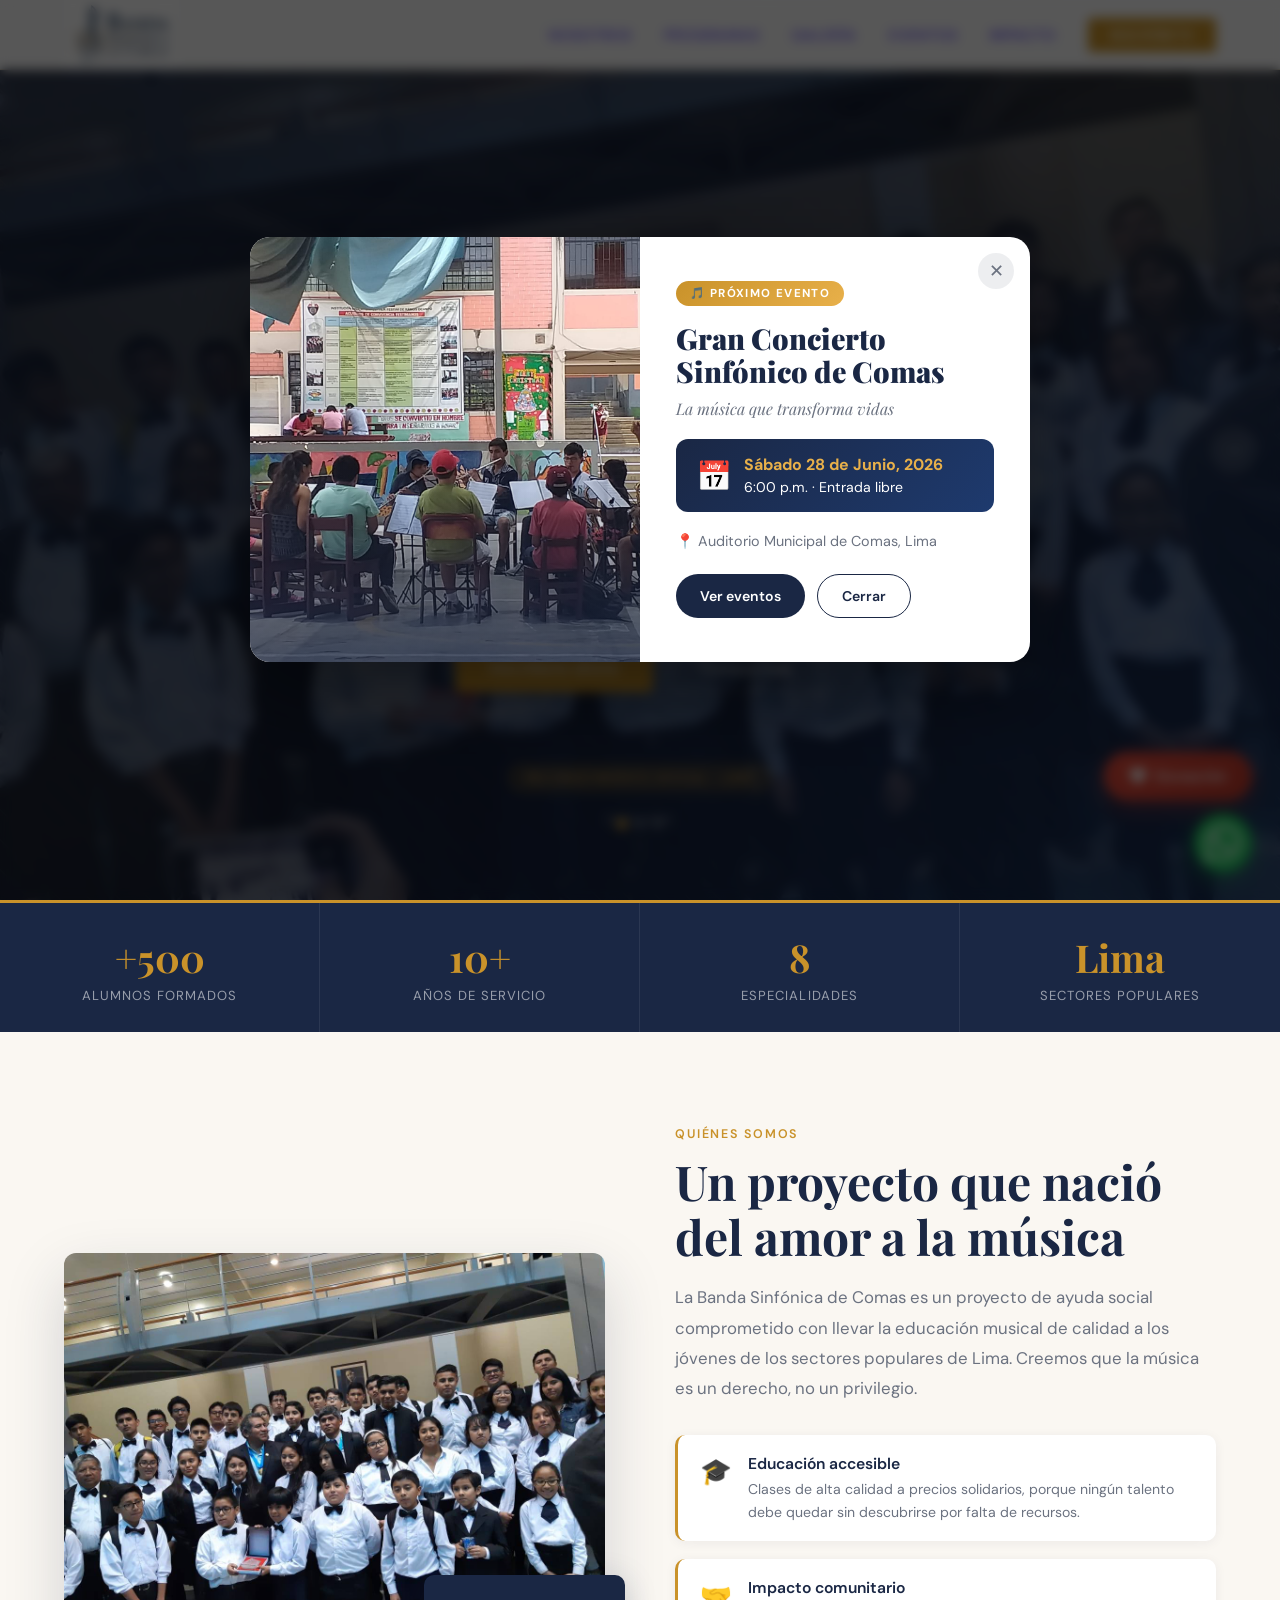
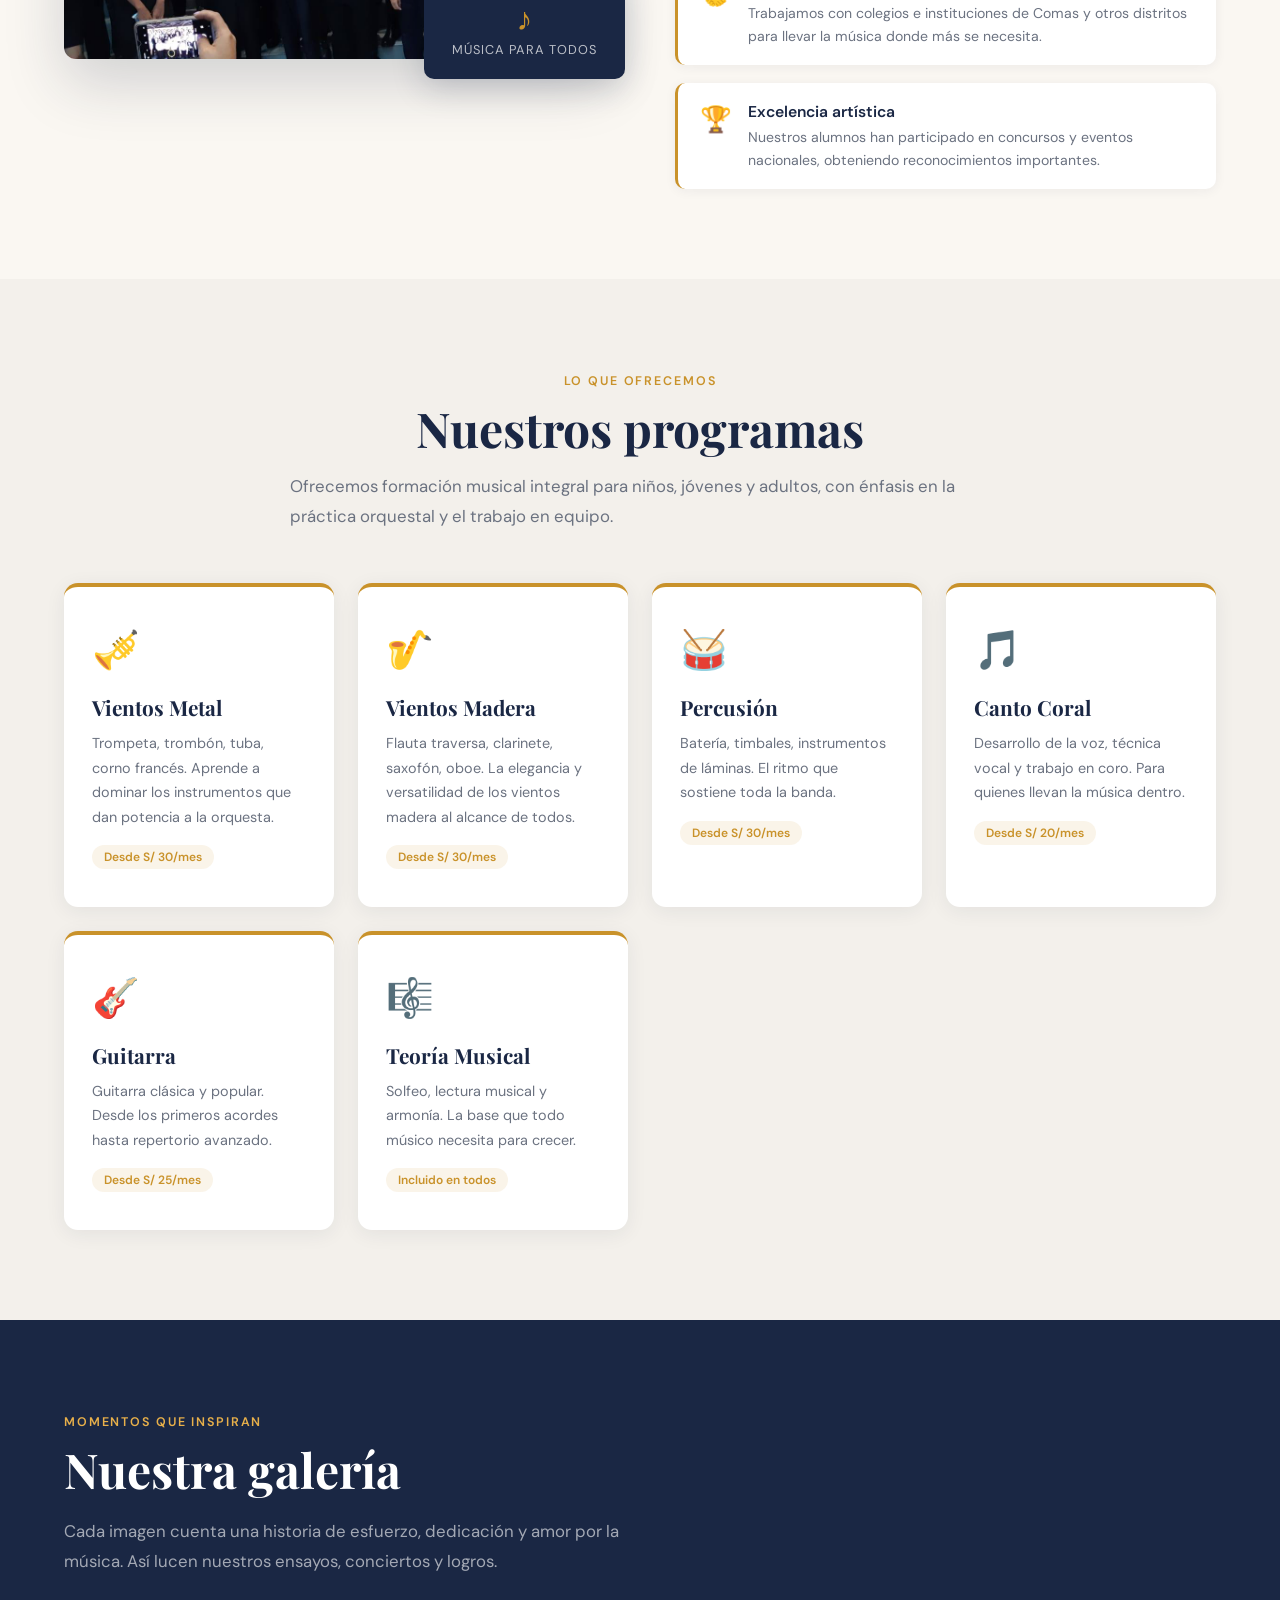
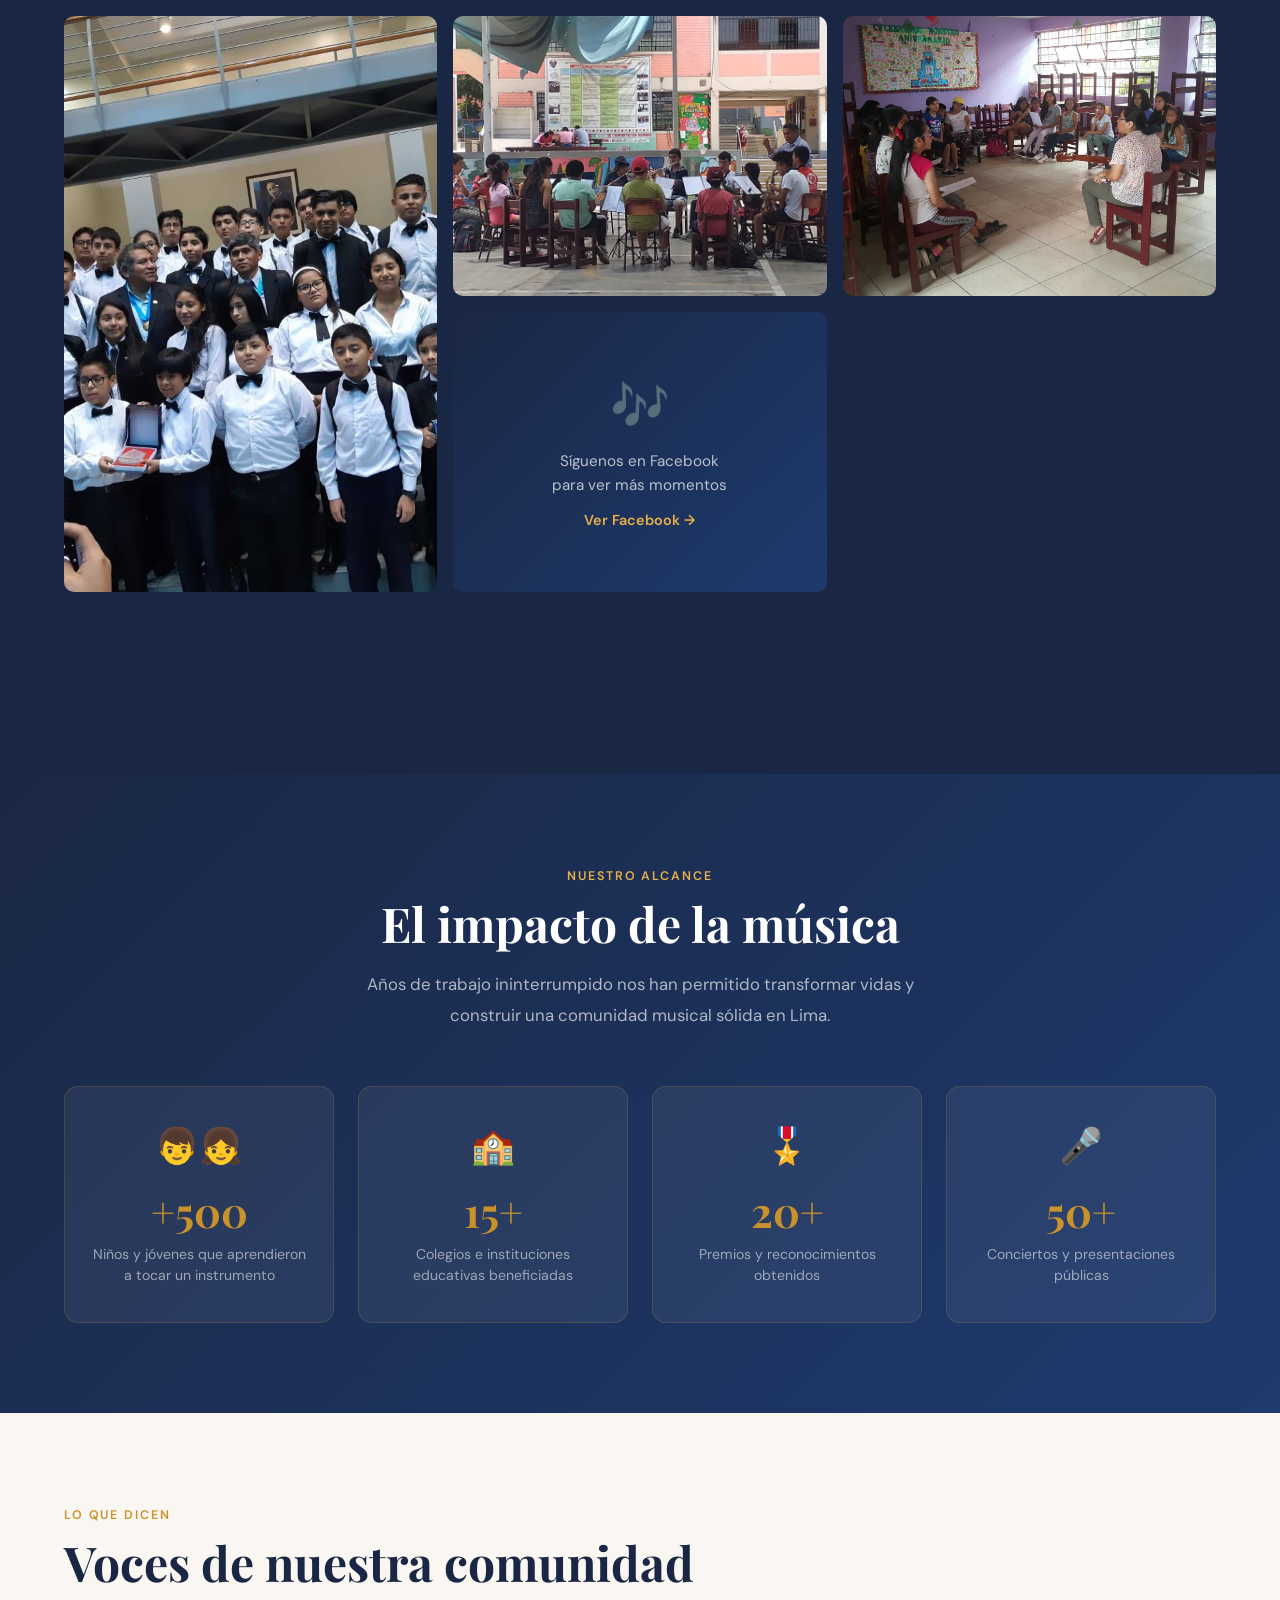
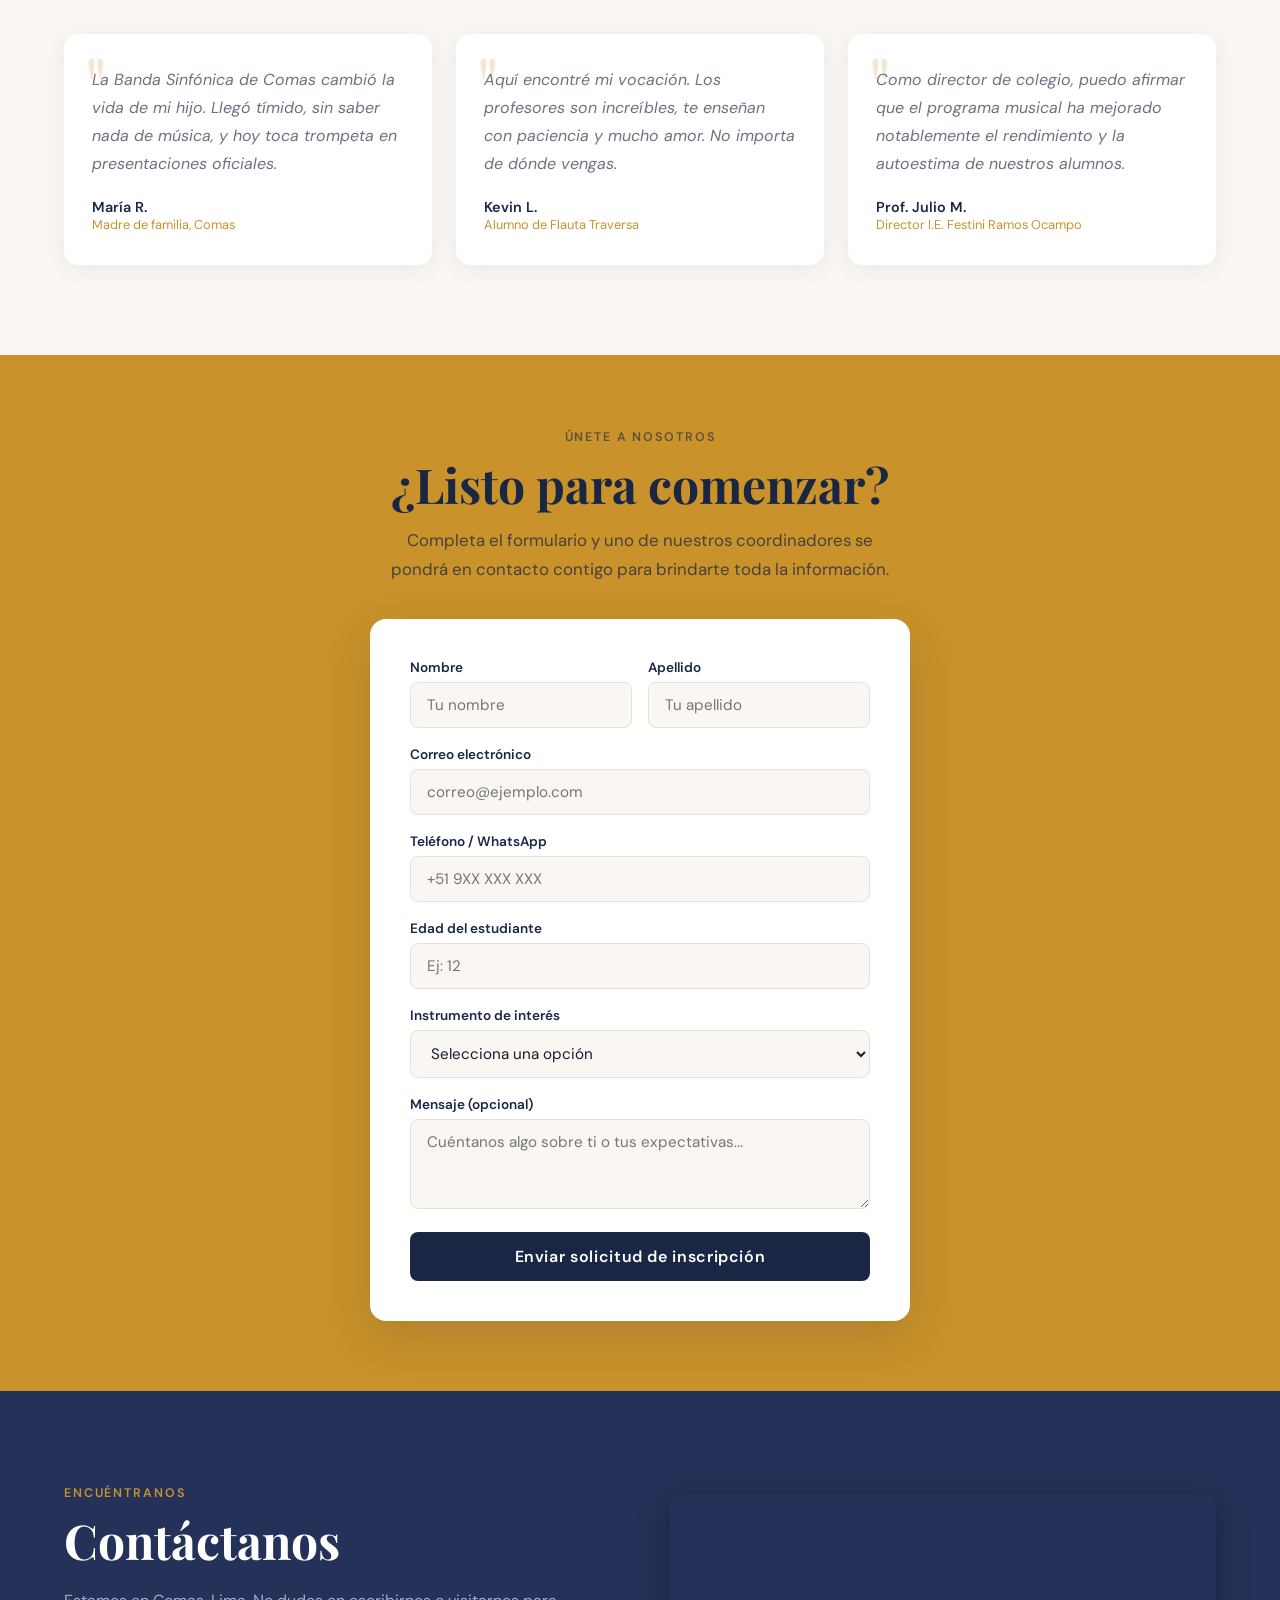
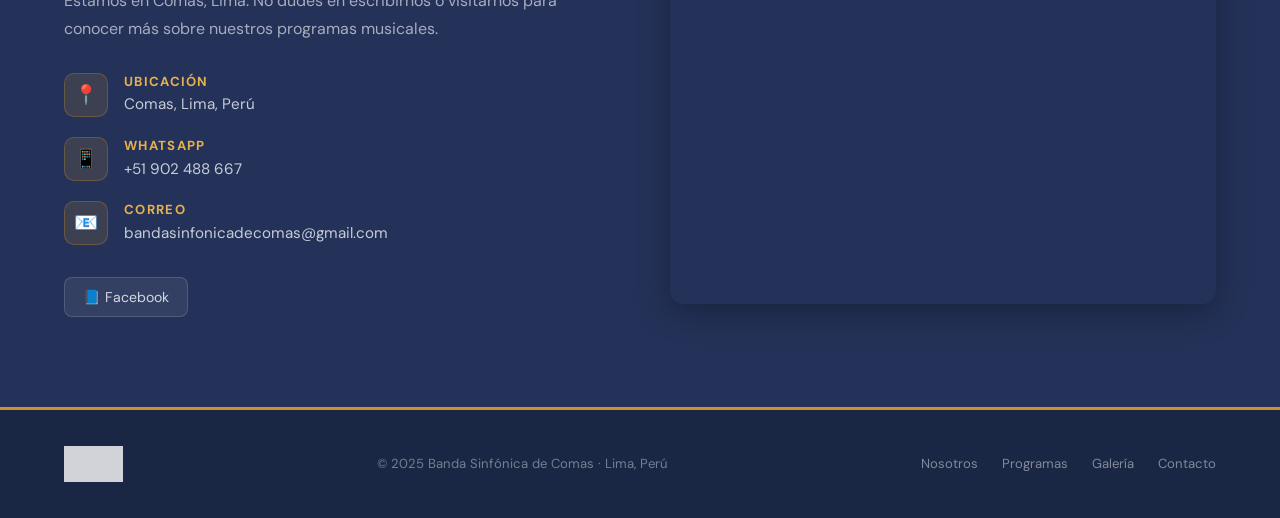
<file: index.html>
<!DOCTYPE html>
<html lang="es">

<head>
  <meta charset="UTF-8" />
  <meta name="viewport" content="width=device-width, initial-scale=1.0" />
  <title>Banda Sinfónica de Comas | Música para Todos</title>
  <meta name="description"
    content="La Banda Sinfónica de Comas es un proyecto de ayuda social que lleva la enseñanza de instrumentos musicales y canto a sectores populares de Lima, Perú." />
  <meta name="keywords"
    content="Banda Sinfónica de Comas, música Lima, enseñanza musical, instrumentos, canto, Perú, música popular" />
  <meta property="og:title" content="Banda Sinfónica de Comas" />
  <meta property="og:description"
    content="Llevamos la música a quienes más lo merecen. Clases de instrumentos y canto a bajo costo en Lima, Perú." />
  <meta property="og:type" content="website" />
  <link rel="preconnect" href="https://fonts.googleapis.com" />
  <link rel="preconnect" href="https://fonts.gstatic.com" crossorigin />
  <link
    href="https://fonts.googleapis.com/css2?family=Playfair+Display:wght@400;700;900&family=DM+Sans:wght@300;400;500;600&display=swap"
    rel="stylesheet" />

  <!-- WHATSAPP FLOTANTE -->
  <a href="https://wa.me/51902488667?text=Hola%2C%20me%20interesa%20información%20sobre%20la%20Banda%20Sinfónica%20de%20Comas"
    target="_blank" rel="noopener" class="whatsapp-float" aria-label="Contáctanos por WhatsApp">
    <svg xmlns="http://www.w3.org/2000/svg" viewBox="0 0 48 48" fill="none">
      <circle cx="24" cy="24" r="24" fill="#25D366" />
      <path fill="#fff"
        d="M34.5 13.5A14.9 14.9 0 0 0 24 9C15.7 9 9 15.7 9 24c0 2.6.7 5.2 2 7.4L9 39l7.8-2c2.1 1.1 4.5 1.7 6.9 1.7h.1C31.9 38.7 39 32 39 24c0-4-1.6-7.8-4.5-10.5zM24 36.4h-.1c-2.2 0-4.3-.6-6.2-1.7l-.4-.3-4.6 1.2 1.2-4.5-.3-.5A12.3 12.3 0 0 1 11.7 24C11.7 17.2 17.2 11.7 24 11.7c3.3 0 6.4 1.3 8.7 3.6 2.3 2.3 3.6 5.4 3.6 8.7-.1 6.8-5.6 12.4-12.3 12.4zm6.8-9.2c-.4-.2-2.2-1.1-2.6-1.2-.4-.1-.6-.2-.9.2-.3.4-1 1.2-1.2 1.5-.2.3-.5.3-.9.1-.4-.2-1.6-.6-3-1.9-1.1-1-1.9-2.2-2.1-2.6-.2-.4 0-.6.2-.8l.6-.7c.2-.2.3-.4.4-.7.1-.3 0-.5-.1-.7-.1-.2-.9-2.1-1.2-2.9-.3-.8-.6-.7-.9-.7h-.7c-.3 0-.7.1-1 .5-.4.4-1.3 1.3-1.3 3.1s1.4 3.6 1.6 3.8c.2.3 2.7 4.1 6.5 5.7.9.4 1.6.6 2.2.8.9.3 1.7.2 2.4.1.7-.1 2.2-.9 2.5-1.8.3-.9.3-1.6.2-1.8-.1-.1-.4-.2-.8-.4z" />
    </svg>
    <span class="whatsapp-tooltip">¡Escríbenos!</span>
  </a>

  <style>
    *,
    *::before,
    *::after {
      box-sizing: border-box;
      margin: 0;
      padding: 0;
    }

    .whatsapp-float {
      position: fixed;
      bottom: 28px;
      right: 28px;
      z-index: 999;
      width: 58px;
      height: 58px;
      display: flex;
      align-items: center;
      justify-content: center;
      border-radius: 50%;
      box-shadow: 0 6px 24px rgba(37, 211, 102, 0.45);
      transition: transform 0.25s, box-shadow 0.25s;
      animation: waPulse 2.5s infinite;
    }

    .whatsapp-float svg {
      width: 58px;
      height: 58px;
    }

    .whatsapp-float:hover {
      transform: scale(1.12);
      box-shadow: 0 10px 32px rgba(37, 211, 102, 0.6);
      animation: none;
    }

    .whatsapp-tooltip {
      position: absolute;
      right: 68px;
      background: #25D366;
      color: #fff;
      font-family: 'DM Sans', sans-serif;
      font-size: 0.82rem;
      font-weight: 600;
      padding: 6px 14px;
      border-radius: 20px;
      white-space: nowrap;
      opacity: 0;
      pointer-events: none;
      transform: translateX(8px);
      transition: opacity 0.2s, transform 0.2s;
      box-shadow: 0 4px 12px rgba(0, 0, 0, 0.15);
    }

    .whatsapp-tooltip::after {
      content: '';
      position: absolute;
      right: -6px;
      top: 50%;
      transform: translateY(-50%);
      border: 6px solid transparent;
      border-left-color: #25D366;
      border-right: none;
    }

    .whatsapp-float:hover .whatsapp-tooltip {
      opacity: 1;
      transform: translateX(0);
    }


    :root {
      --navy: #1a2744;
      --navy-light: #243259;
      --gold: #c9922a;
      --gold-light: #e8b04a;
      --cream: #faf7f2;
      --white: #ffffff;
      --gray: #6b7280;
      --gray-light: #f3f0eb;
      --text: #1a1a2e;
    }

    html {
      scroll-behavior: smooth;
    }

    body {
      font-family: 'DM Sans', sans-serif;
      background: var(--cream);
      color: var(--text);
      overflow-x: hidden;
    }

    /* ── NAV ── */
    nav {
      position: fixed;
      top: 0;
      left: 0;
      right: 0;
      z-index: 100;
      background: rgba(255, 255, 255, 0.97);
      backdrop-filter: blur(12px);
      display: flex;
      align-items: center;
      justify-content: space-between;
      padding: 0 5%;
      height: 70px;
      border-bottom: 1px solid rgba(201, 146, 42, 0.25);
    }

    .nav-logo {
      display: flex;
      align-items: center;
      gap: 12px;
      text-decoration: none;
    }

    .nav-logo img {
      height: 70px;
      filter: brightness(1) invert(0);
    }

    .nav-links {
      display: flex;
      gap: 32px;
      list-style: none;
    }

    .nav-links a {
      color: rgba(43, 9, 240, 0.82);
      text-decoration: none;
      font-size: 0.88rem;
      font-weight: 500;
      letter-spacing: 0.06em;
      text-transform: uppercase;
      transition: color 0.2s;
    }

    .nav-links a:hover {
      color: var(--gold-light);
    }

    .nav-cta {
      background: var(--gold);
      color: #ffffff !important;
      padding: 8px 22px;
      border-radius: 4px;
    }

    .nav-cta:hover {
      background: var(--gold-light);
      color: var(--navy) !important;
    }

    .hamburger {
      display: none;
      flex-direction: column;
      gap: 5px;
      cursor: pointer;
      background: none;
      border: none;
      padding: 4px;
    }

    .hamburger span {
      display: block;
      width: 24px;
      height: 2px;
      background: #2c0586;
      border-radius: 2px;
      transition: 0.3s;
    }

    .mobile-menu {
      display: none;
      flex-direction: column;
      background: var(--navy);
      padding: 24px 5%;
      position: fixed;
      top: 70px;
      left: 0;
      right: 0;
      z-index: 99;
      border-bottom: 2px solid var(--gold);
    }

    .mobile-menu a {
      color: rgba(32, 4, 97, 0.85);
      text-decoration: none;
      padding: 12px 0;
      border-bottom: 1px solid rgba(12, 3, 94, 0.08);
      font-size: 1rem;
      font-weight: 500;
    }

    .mobile-menu.open {
      display: flex;
    }

    /* ── HERO ── */
    #hero {
      min-height: 100vh;
      display: flex;
      align-items: center;
      justify-content: center;
      text-align: center;
      padding: 100px 5% 60px;
      position: relative;
      overflow: hidden;
    }

    /* Slideshow background */
    .hero-slider {
      position: absolute;
      inset: 0;
      z-index: 0;
    }

    .hero-slide {
      position: absolute;
      inset: 0;
      background-size: cover;
      background-position: center;
      opacity: 0;
      transition: opacity 1.2s ease;
    }

    .hero-slide.active {
      opacity: 1;
    }

    .hero-slide::after {
      content: '';
      position: absolute;
      inset: 0;
      background: linear-gradient(135deg,
          rgba(26, 39, 68, 0.82) 0%,
          rgba(26, 39, 68, 0.65) 50%,
          rgba(30, 58, 110, 0.72) 100%);
    }

    /* Slide dots */
    .hero-dots {
      position: absolute;
      bottom: 72px;
      left: 50%;
      transform: translateX(-50%);
      display: flex;
      gap: 10px;
      z-index: 10;
    }

    .hero-dot {
      width: 8px;
      height: 8px;
      border-radius: 50%;
      background: rgba(255, 255, 255, 0.35);
      border: none;
      cursor: pointer;
      padding: 0;
      transition: background 0.3s, transform 0.3s;
    }

    .hero-dot.active {
      background: var(--gold);
      transform: scale(1.35);
    }

    /* Slide arrows */
    .hero-arrow {
      position: absolute;
      top: 50%;
      transform: translateY(-50%);
      z-index: 10;
      background: rgba(255, 255, 255, 0.12);
      border: 1px solid rgba(255, 255, 255, 0.2);
      color: #fff;
      width: 44px;
      height: 44px;
      border-radius: 50%;
      display: flex;
      align-items: center;
      justify-content: center;
      cursor: pointer;
      font-size: 1.1rem;
      transition: background 0.2s;
    }

    .hero-arrow:hover {
      background: rgba(201, 146, 42, 0.45);
      border-color: var(--gold);
    }

    .hero-arrow.prev {
      left: 24px;
    }

    .hero-arrow.next {
      right: 24px;
    }

    /* Caption pill per slide */
    .slide-caption {
      position: absolute;
      bottom: 108px;
      left: 50%;
      transform: translateX(-50%);
      z-index: 10;
      background: rgba(201, 146, 42, 0.18);
      border: 1px solid rgba(201, 146, 42, 0.35);
      color: var(--gold-light);
      font-size: 0.75rem;
      letter-spacing: 0.12em;
      text-transform: uppercase;
      padding: 5px 16px;
      border-radius: 20px;
      white-space: nowrap;
      opacity: 0;
      transition: opacity 0.6s ease;
      pointer-events: none;
    }

    .slide-caption.visible {
      opacity: 1;
    }

    .hero-bg-pattern {
      position: absolute;
      inset: 0;
      opacity: 0.03;
      z-index: 1;
      background-image: repeating-linear-gradient(45deg, #fff 0, #fff 1px, transparent 0, transparent 50%);
      background-size: 30px 30px;
    }

    .hero-deco {
      position: absolute;
      z-index: 1;
      border-radius: 50%;
      filter: blur(80px);
      pointer-events: none;
    }

    .hero-deco-1 {
      width: 400px;
      height: 400px;
      background: rgba(201, 146, 42, 0.12);
      top: -100px;
      right: -100px;
    }

    .hero-deco-2 {
      width: 300px;
      height: 300px;
      background: rgba(201, 146, 42, 0.06);
      bottom: -50px;
      left: -80px;
    }

    .hero-content {
      position: relative;
      max-width: 800px;
      z-index: 5;
    }

    .hero-badge {
      display: inline-block;
      margin-bottom: 20px;
      background: rgba(201, 146, 42, 0.18);
      border: 1px solid rgba(201, 146, 42, 0.4);
      color: var(--gold-light);
      font-size: 0.78rem;
      letter-spacing: 0.14em;
      text-transform: uppercase;
      padding: 6px 18px;
      border-radius: 20px;
      animation: fadeUp 0.6s ease both;
    }

    .hero-title {
      font-family: 'Playfair Display', serif;
      font-size: clamp(2.6rem, 7vw, 5.2rem);
      font-weight: 900;
      color: #fff;
      line-height: 1.08;
      margin-bottom: 10px;
      animation: fadeUp 0.7s 0.1s ease both;
    }

    .hero-title span {
      color: var(--gold);
    }

    .hero-subtitle {
      font-family: 'Playfair Display', serif;
      font-size: clamp(1.1rem, 3vw, 1.7rem);
      color: rgba(255, 255, 255, 0.6);
      font-style: italic;
      margin-bottom: 24px;
      animation: fadeUp 0.7s 0.2s ease both;
    }

    .hero-desc {
      font-size: 1.08rem;
      color: rgba(255, 255, 255, 0.75);
      max-width: 560px;
      margin: 0 auto 36px;
      line-height: 1.75;
      animation: fadeUp 0.7s 0.3s ease both;
    }

    .hero-buttons {
      display: flex;
      gap: 16px;
      justify-content: center;
      flex-wrap: wrap;
      animation: fadeUp 0.7s 0.4s ease both;
    }

    .btn-primary {
      background: var(--gold);
      color: #fff;
      text-decoration: none;
      padding: 14px 34px;
      border-radius: 6px;
      font-weight: 600;
      font-size: 0.95rem;
      letter-spacing: 0.04em;
      transition: background 0.2s, transform 0.2s;
    }

    .btn-primary:hover {
      background: var(--gold-light);
      transform: translateY(-2px);
    }

    .btn-outline {
      border: 1.5px solid rgba(255, 255, 255, 0.45);
      color: #fff;
      text-decoration: none;
      padding: 13px 32px;
      border-radius: 6px;
      font-weight: 500;
      font-size: 0.95rem;
      transition: border-color 0.2s, background 0.2s;
    }

    .btn-outline:hover {
      border-color: var(--gold-light);
      background: rgba(201, 146, 42, 0.1);
    }

    .hero-scroll {
      position: absolute;
      bottom: 28px;
      left: 50%;
      transform: translateX(-50%);
      color: rgba(255, 255, 255, 0.4);
      font-size: 0.78rem;
      letter-spacing: 0.1em;
      text-transform: uppercase;
      display: flex;
      flex-direction: column;
      align-items: center;
      gap: 8px;
      animation: bounce 2s infinite;
      z-index: 10;
    }

    .hero-scroll::after {
      content: '';
      display: block;
      width: 1px;
      height: 36px;
      background: linear-gradient(to bottom, rgba(255, 255, 255, 0.4), transparent);
    }

    /* ── STATS BAR ── */
    .stats-bar {
      background: var(--navy);
      display: grid;
      grid-template-columns: repeat(4, 1fr);
      border-top: 3px solid var(--gold);
    }

    .stat-item {
      padding: 28px 20px;
      text-align: center;
      border-right: 1px solid rgba(255, 255, 255, 0.08);
    }

    .stat-item:last-child {
      border-right: none;
    }

    .stat-num {
      font-family: 'Playfair Display', serif;
      font-size: 2.4rem;
      font-weight: 700;
      color: var(--gold);
    }

    .stat-label {
      font-size: 0.82rem;
      color: rgba(255, 255, 255, 0.55);
      margin-top: 4px;
      text-transform: uppercase;
      letter-spacing: 0.08em;
    }

    /* ── SECTION COMMONS ── */
    section {
      padding: 90px 5%;
    }

    .section-tag {
      display: inline-block;
      color: var(--gold);
      font-size: 0.78rem;
      letter-spacing: 0.15em;
      text-transform: uppercase;
      font-weight: 600;
      margin-bottom: 12px;
    }

    .section-title {
      font-family: 'Playfair Display', serif;
      font-size: clamp(2rem, 4vw, 3rem);
      font-weight: 700;
      color: var(--navy);
      line-height: 1.15;
      margin-bottom: 18px;
    }

    .section-title.light {
      color: #fff;
    }

    .section-body {
      color: var(--gray);
      font-size: 1.05rem;
      line-height: 1.8;
      max-width: 560px;
    }

    .section-body.wide {
      max-width: 700px;
    }

    /* ── NOSOTROS ── */
    #nosotros {
      background: var(--cream);
      display: grid;
      grid-template-columns: 1fr 1fr;
      gap: 70px;
      align-items: center;
    }

    .about-img-wrap {
      position: relative;
    }

    .about-img-wrap img {
      width: 100%;
      border-radius: 12px;
      box-shadow: 0 24px 60px rgba(26, 39, 68, 0.18);
      display: block;
    }

    .about-badge {
      position: absolute;
      bottom: -20px;
      right: -20px;
      background: var(--navy);
      color: #fff;
      padding: 20px 28px;
      border-radius: 10px;
      box-shadow: 0 8px 32px rgba(26, 39, 68, 0.22);
      text-align: center;
    }

    .about-badge strong {
      font-family: 'Playfair Display', serif;
      font-size: 2rem;
      color: var(--gold);
      display: block;
    }

    .about-badge span {
      font-size: 0.8rem;
      opacity: 0.7;
      text-transform: uppercase;
      letter-spacing: 0.08em;
    }

    .about-features {
      display: flex;
      flex-direction: column;
      gap: 18px;
      margin-top: 32px;
    }

    .feature {
      display: flex;
      gap: 16px;
      align-items: flex-start;
      background: #fff;
      padding: 18px 22px;
      border-radius: 10px;
      border-left: 3px solid var(--gold);
      box-shadow: 0 2px 12px rgba(26, 39, 68, 0.06);
    }

    .feature-icon {
      font-size: 1.6rem;
      flex-shrink: 0;
      margin-top: 2px;
    }

    .feature h4 {
      font-weight: 600;
      color: var(--navy);
      margin-bottom: 4px;
      font-size: 0.98rem;
    }

    .feature p {
      color: var(--gray);
      font-size: 0.88rem;
      line-height: 1.6;
    }

    /* ── PROGRAMAS ── */
    #programas {
      background: var(--gray-light);
      text-align: center;
    }

    #programas .section-title {
      margin: 0 auto 14px;
    }

    #programas .section-body {
      margin: 0 auto 52px;
      text-align: left;
    }

    .programs-grid {
      display: grid;
      grid-template-columns: repeat(auto-fit, minmax(240px, 1fr));
      gap: 24px;
    }

    .program-card {
      background: #fff;
      border-radius: 14px;
      padding: 38px 28px;
      text-align: left;
      box-shadow: 0 4px 20px rgba(26, 39, 68, 0.07);
      border-top: 4px solid var(--gold);
      transition: transform 0.25s, box-shadow 0.25s;
    }

    .program-card:hover {
      transform: translateY(-6px);
      box-shadow: 0 12px 36px rgba(26, 39, 68, 0.13);
    }

    .program-icon {
      font-size: 2.4rem;
      margin-bottom: 18px;
    }

    .program-card h3 {
      font-family: 'Playfair Display', serif;
      font-size: 1.3rem;
      color: var(--navy);
      margin-bottom: 10px;
    }

    .program-card p {
      color: var(--gray);
      font-size: 0.9rem;
      line-height: 1.7;
    }

    .program-tag {
      display: inline-block;
      margin-top: 16px;
      background: rgba(201, 146, 42, 0.1);
      color: var(--gold);
      font-size: 0.75rem;
      padding: 4px 12px;
      border-radius: 20px;
      font-weight: 600;
    }

    /* ── GALERÍA ── */
    #galeria {
      background: var(--navy);
      color: #fff;
    }

    #galeria .section-body {
      color: rgba(255, 255, 255, 0.6);
      margin-bottom: 40px;
    }

    .gallery-grid {
      display: grid;
      grid-template-columns: repeat(3, 1fr);
      grid-template-rows: auto auto;
      gap: 16px;
    }

    .gallery-item {
      overflow: hidden;
      border-radius: 10px;
      position: relative;
      aspect-ratio: 4/3;
    }

    .gallery-item img {
      width: 100%;
      height: 100%;
      object-fit: cover;
      transition: transform 0.5s;
    }

    .gallery-item:hover img {
      transform: scale(1.06);
    }

    .gallery-item.tall {
      grid-row: span 2;
      aspect-ratio: unset;
    }

    /* ── IMPACTO ── */
    #impacto {
      background: linear-gradient(135deg, var(--navy) 0%, #1e3a6e 100%);
      text-align: center;
      color: #fff;
    }

    #impacto .section-body {
      color: rgba(255, 255, 255, 0.65);
      margin: 0 auto 56px;
    }

    .impact-grid {
      display: grid;
      grid-template-columns: repeat(auto-fit, minmax(220px, 1fr));
      gap: 24px;
    }

    .impact-card {
      background: rgba(255, 255, 255, 0.06);
      border-radius: 14px;
      padding: 36px 24px;
      border: 1px solid rgba(201, 146, 42, 0.2);
      transition: background 0.25s;
    }

    .impact-card:hover {
      background: rgba(255, 255, 255, 0.1);
    }

    .impact-icon {
      font-size: 2.2rem;
      margin-bottom: 14px;
    }

    .impact-num {
      font-family: 'Playfair Display', serif;
      font-size: 2.6rem;
      font-weight: 700;
      color: var(--gold);
    }

    .impact-label {
      color: rgba(255, 255, 255, 0.55);
      font-size: 0.88rem;
      margin-top: 6px;
      line-height: 1.5;
    }

    /* ── TESTIMONIOS ── */
    #testimonios {
      background: var(--cream);
    }

    .testimonios-grid {
      display: grid;
      grid-template-columns: repeat(auto-fit, minmax(280px, 1fr));
      gap: 24px;
      margin-top: 44px;
    }

    .testimonio {
      background: #fff;
      border-radius: 14px;
      padding: 32px 28px;
      box-shadow: 0 4px 20px rgba(26, 39, 68, 0.07);
      position: relative;
    }

    .testimonio::before {
      content: '"';
      font-family: 'Playfair Display', serif;
      font-size: 5rem;
      color: var(--gold);
      opacity: 0.2;
      position: absolute;
      top: 10px;
      left: 20px;
      line-height: 1;
    }

    .testimonio p {
      color: var(--gray);
      line-height: 1.75;
      font-style: italic;
      position: relative;
    }

    .testimonio-author {
      margin-top: 20px;
      font-weight: 600;
      color: var(--navy);
      font-size: 0.9rem;
    }

    .testimonio-role {
      color: var(--gold);
      font-size: 0.8rem;
    }

    /* ── INSCRIPCIÓN ── */
    #inscripcion {
      background: var(--gold);
      text-align: center;
      padding: 70px 5%;
    }

    #inscripcion .section-title {
      color: var(--navy);
      margin: 0 auto 14px;
    }

    #inscripcion p {
      color: rgba(26, 39, 68, 0.75);
      font-size: 1.05rem;
      margin: 0 auto 36px;
      max-width: 520px;
      line-height: 1.7;
    }

    .form-wrap {
      max-width: 540px;
      margin: 0 auto;
      background: #fff;
      border-radius: 16px;
      padding: 40px;
      box-shadow: 0 16px 48px rgba(26, 39, 68, 0.15);
      text-align: left;
    }

    .form-row {
      display: grid;
      grid-template-columns: 1fr 1fr;
      gap: 16px;
    }

    .form-group {
      margin-bottom: 18px;
    }

    .form-group label {
      display: block;
      font-size: 0.85rem;
      font-weight: 600;
      color: var(--navy);
      margin-bottom: 6px;
    }

    .form-group input,
    .form-group select,
    .form-group textarea {
      width: 100%;
      padding: 12px 16px;
      border: 1.5px solid #e5e0d8;
      border-radius: 8px;
      font-family: inherit;
      font-size: 0.95rem;
      color: var(--text);
      background: var(--cream);
      transition: border-color 0.2s;
      outline: none;
    }

    .form-group input:focus,
    .form-group select:focus,
    .form-group textarea:focus {
      border-color: var(--gold);
    }

    .form-group textarea {
      resize: vertical;
      min-height: 90px;
    }

    .form-submit {
      width: 100%;
      padding: 14px;
      background: var(--navy);
      color: #fff;
      border: none;
      border-radius: 8px;
      font-size: 1rem;
      font-weight: 600;
      cursor: pointer;
      font-family: inherit;
      letter-spacing: 0.04em;
      transition: background 0.2s;
    }

    .form-submit:hover {
      background: var(--gold);
    }

    /* ── CONTACTO ── */
    #contacto {
      background: var(--navy-light);
      display: grid;
      grid-template-columns: 1fr 1fr;
      gap: 60px;
      align-items: center;
      color: #fff;
    }

    #contacto .section-title {
      color: #fff;
    }

    .contact-items {
      display: flex;
      flex-direction: column;
      gap: 20px;
      margin-top: 30px;
    }

    .contact-item {
      display: flex;
      gap: 16px;
      align-items: flex-start;
    }

    .contact-icon {
      width: 44px;
      height: 44px;
      border-radius: 10px;
      background: rgba(201, 146, 42, 0.15);
      border: 1px solid rgba(201, 146, 42, 0.3);
      display: flex;
      align-items: center;
      justify-content: center;
      font-size: 1.2rem;
      flex-shrink: 0;
    }

    .contact-item h4 {
      font-size: 0.82rem;
      text-transform: uppercase;
      letter-spacing: 0.1em;
      color: var(--gold-light);
      margin-bottom: 4px;
    }

    .contact-item p,
    .contact-item a {
      color: rgba(255, 255, 255, 0.75);
      font-size: 0.95rem;
      text-decoration: none;
    }

    .contact-item a:hover {
      color: var(--gold-light);
    }

    .social-links {
      display: flex;
      gap: 12px;
      margin-top: 32px;
    }

    .social-btn {
      display: flex;
      align-items: center;
      gap: 8px;
      background: rgba(255, 255, 255, 0.07);
      border: 1px solid rgba(255, 255, 255, 0.15);
      color: rgba(255, 255, 255, 0.8);
      text-decoration: none;
      padding: 10px 18px;
      border-radius: 8px;
      font-size: 0.88rem;
      transition: background 0.2s, border-color 0.2s;
    }

    .social-btn:hover {
      background: rgba(201, 146, 42, 0.2);
      border-color: var(--gold);
      color: #fff;
    }

    .map-embed {
      border-radius: 14px;
      overflow: hidden;
      box-shadow: 0 8px 32px rgba(0, 0, 0, 0.3);
      aspect-ratio: 4/3;
    }

    .map-embed iframe {
      width: 100%;
      height: 100%;
      border: none;
      display: block;
    }

    /* ── FOOTER ── */
    footer {
      background: var(--navy);
      border-top: 3px solid var(--gold);
      padding: 36px 5%;
      display: flex;
      align-items: center;
      justify-content: space-between;
      flex-wrap: gap;
      gap: 16px;
    }

    .footer-logo {
      display: flex;
      align-items: center;
      gap: 12px;
    }

    .footer-logo img {
      height: 36px;
      filter: brightness(0) invert(1);
      opacity: 0.8;
    }

    .footer-copy {
      color: rgba(255, 255, 255, 0.4);
      font-size: 0.82rem;
    }

    .footer-links {
      display: flex;
      gap: 24px;
    }

    .footer-links a {
      color: rgba(255, 255, 255, 0.45);
      text-decoration: none;
      font-size: 0.82rem;
    }

    .footer-links a:hover {
      color: var(--gold-light);
    }

    /* ── GALLERY VER MÁS ── */
    .gallery-ver-mas {
      text-align: center;
      margin-top: 40px;
    }

    .btn-ver-mas {
      display: inline-flex;
      align-items: center;
      gap: 10px;
      background: transparent;
      border: 2px solid var(--gold);
      color: var(--gold-light);
      text-decoration: none;
      padding: 14px 36px;
      border-radius: 50px;
      font-weight: 600;
      font-size: 0.95rem;
      letter-spacing: 0.05em;
      text-transform: uppercase;
      transition: all 0.3s ease;
    }

    .btn-ver-mas:hover {
      background: var(--gold);
      color: #fff;
      transform: translateY(-2px);
      box-shadow: 0 8px 24px rgba(201, 146, 42, 0.35);
    }

    .btn-ver-mas svg {
      width: 18px;
      height: 18px;
      transition: transform 0.3s;
    }

    .btn-ver-mas:hover svg {
      transform: translateX(4px);
    }

    /* ── EVENT POPUP MODAL ── */
    .event-overlay {
      position: fixed;
      inset: 0;
      background: rgba(0, 0, 0, 0.65);
      backdrop-filter: blur(6px);
      z-index: 10000;
      display: flex;
      align-items: center;
      justify-content: center;
      opacity: 0;
      animation: overlayFadeIn 0.4s ease forwards;
    }

    .event-overlay.closing {
      animation: overlayFadeOut 0.3s ease forwards;
    }

    .event-modal {
      background: #fff;
      border-radius: 20px;
      max-width: 780px;
      width: 92%;
      display: grid;
      grid-template-columns: 1fr 1fr;
      overflow: hidden;
      box-shadow: 0 32px 80px rgba(0, 0, 0, 0.4);
      transform: translateY(30px) scale(0.95);
      animation: modalSlideIn 0.5s 0.15s ease forwards;
      position: relative;
    }

    .event-overlay.closing .event-modal {
      animation: modalSlideOut 0.3s ease forwards;
    }

    .event-modal-img {
      position: relative;
      overflow: hidden;
      min-height: 360px;
    }

    .event-modal-img img {
      width: 100%;
      height: 100%;
      object-fit: cover;
      display: block;
    }

    .event-modal-img::after {
      content: '';
      position: absolute;
      inset: 0;
      background: linear-gradient(to top, rgba(26, 39, 68, 0.7) 0%, transparent 50%);
    }

    .event-modal-content {
      padding: 44px 36px;
      display: flex;
      flex-direction: column;
      justify-content: center;
      position: relative;
    }

    .event-modal-badge {
      display: inline-block;
      background: linear-gradient(135deg, var(--gold), var(--gold-light));
      color: #fff;
      font-size: 0.72rem;
      font-weight: 700;
      letter-spacing: 0.12em;
      text-transform: uppercase;
      padding: 5px 14px;
      border-radius: 20px;
      margin-bottom: 16px;
      width: fit-content;
    }

    .event-modal-title {
      font-family: 'Playfair Display', serif;
      font-size: 1.8rem;
      font-weight: 900;
      color: var(--navy);
      line-height: 1.15;
      margin-bottom: 10px;
    }

    .event-modal-subtitle {
      font-family: 'Playfair Display', serif;
      font-size: 1rem;
      color: var(--gray);
      font-style: italic;
      margin-bottom: 20px;
    }

    .event-modal-date {
      background: linear-gradient(135deg, var(--navy), #1e3a6e);
      color: #fff;
      padding: 14px 20px;
      border-radius: 12px;
      margin-bottom: 20px;
      display: flex;
      align-items: center;
      gap: 12px;
    }

    .event-modal-date .date-icon {
      font-size: 1.8rem;
    }

    .event-modal-date .date-info {
      font-size: 0.88rem;
      line-height: 1.5;
    }

    .event-modal-date .date-info strong {
      display: block;
      font-size: 1rem;
      color: var(--gold-light);
    }

    .event-modal-venue {
      color: var(--gray);
      font-size: 0.9rem;
      margin-bottom: 24px;
      display: flex;
      align-items: center;
      gap: 8px;
    }

    .event-modal-actions {
      display: flex;
      gap: 12px;
      flex-wrap: wrap;
    }

    .event-modal-actions .btn-event {
      display: inline-flex;
      align-items: center;
      gap: 8px;
      padding: 12px 24px;
      border-radius: 50px;
      font-weight: 600;
      font-size: 0.88rem;
      text-decoration: none;
      transition: all 0.25s;
      cursor: pointer;
      border: none;
      font-family: inherit;
    }

    .btn-event-primary {
      background: var(--navy);
      color: #fff;
    }

    .btn-event-primary:hover {
      background: var(--gold);
      transform: translateY(-2px);
      box-shadow: 0 6px 20px rgba(201, 146, 42, 0.35);
    }

    .btn-event-secondary {
      background: transparent;
      border: 1.5px solid var(--navy) !important;
      color: var(--navy);
    }

    .btn-event-secondary:hover {
      background: var(--navy);
      color: #fff;
    }

    .event-close {
      position: absolute;
      top: 16px;
      right: 16px;
      width: 36px;
      height: 36px;
      border-radius: 50%;
      background: rgba(26, 39, 68, 0.08);
      border: none;
      cursor: pointer;
      display: flex;
      align-items: center;
      justify-content: center;
      font-size: 1.1rem;
      color: var(--gray);
      transition: all 0.2s;
      z-index: 5;
    }

    .event-close:hover {
      background: var(--navy);
      color: #fff;
    }

    /* ── DONATION FLOAT BUTTON ── */
    .donation-float {
      position: fixed;
      bottom: 100px;
      right: 28px;
      z-index: 998;
      display: flex;
      align-items: center;
      gap: 0;
      cursor: pointer;
      text-decoration: none;
    }

    .donation-float-btn {
      display: flex;
      align-items: center;
      gap: 8px;
      background: linear-gradient(135deg, #e74c3c, #c0392b);
      color: #fff;
      padding: 14px 24px;
      border-radius: 50px;
      font-weight: 700;
      font-size: 0.88rem;
      letter-spacing: 0.04em;
      box-shadow: 0 6px 24px rgba(231, 76, 60, 0.45);
      transition: all 0.3s ease;
      animation: donationPulse 2.5s infinite;
    }

    .donation-float:hover .donation-float-btn {
      transform: scale(1.08);
      box-shadow: 0 10px 32px rgba(231, 76, 60, 0.6);
      animation: none;
    }

    .donation-float-btn svg {
      width: 20px;
      height: 20px;
      fill: #fff;
    }

    .donation-tooltip {
      position: absolute;
      right: calc(100% + 12px);
      background: rgba(26, 39, 68, 0.92);
      color: #fff;
      font-family: 'DM Sans', sans-serif;
      font-size: 0.78rem;
      font-weight: 500;
      padding: 8px 14px;
      border-radius: 8px;
      white-space: nowrap;
      opacity: 0;
      pointer-events: none;
      transform: translateX(8px);
      transition: opacity 0.2s, transform 0.2s;
      box-shadow: 0 4px 12px rgba(0, 0, 0, 0.2);
    }

    .donation-tooltip::after {
      content: '';
      position: absolute;
      right: -6px;
      top: 50%;
      transform: translateY(-50%);
      border: 6px solid transparent;
      border-left-color: rgba(26, 39, 68, 0.92);
      border-right: none;
    }

    .donation-float:hover .donation-tooltip {
      opacity: 1;
      transform: translateX(0);
    }

    /* ── ANIMATIONS ── */
    @keyframes fadeUp {
      from {
        opacity: 0;
        transform: translateY(24px);
      }

      to {
        opacity: 1;
        transform: translateY(0);
      }
    }

    @keyframes bounce {

      0%,
      100% {
        transform: translateX(-50%) translateY(0);
      }

      50% {
        transform: translateX(-50%) translateY(-8px);
      }
    }

    @keyframes overlayFadeIn {
      from { opacity: 0; }
      to { opacity: 1; }
    }

    @keyframes overlayFadeOut {
      from { opacity: 1; }
      to { opacity: 0; }
    }

    @keyframes modalSlideIn {
      from {
        transform: translateY(30px) scale(0.95);
        opacity: 0;
      }
      to {
        transform: translateY(0) scale(1);
        opacity: 1;
      }
    }

    @keyframes modalSlideOut {
      from {
        transform: translateY(0) scale(1);
        opacity: 1;
      }
      to {
        transform: translateY(30px) scale(0.9);
        opacity: 0;
      }
    }

    @keyframes donationPulse {
      0% { box-shadow: 0 6px 24px rgba(231, 76, 60, 0.45); }
      50% { box-shadow: 0 6px 32px rgba(231, 76, 60, 0.7), 0 0 0 10px rgba(231, 76, 60, 0.1); }
      100% { box-shadow: 0 6px 24px rgba(231, 76, 60, 0.45); }
    }

    .reveal {
      opacity: 0;
      transform: translateY(28px);
      transition: opacity 0.65s ease, transform 0.65s ease;
    }

    .reveal.visible {
      opacity: 1;
      transform: translateY(0);
    }

    /* ── RESPONSIVE ── */
    @media (max-width: 900px) {

      #nosotros,
      #contacto {
        grid-template-columns: 1fr;
        gap: 40px;
      }

      .stats-bar {
        grid-template-columns: repeat(2, 1fr);
      }

      .gallery-grid {
        grid-template-columns: 1fr 1fr;
      }

      .gallery-item.tall {
        grid-row: auto;
        aspect-ratio: 4/3;
      }

      .form-row {
        grid-template-columns: 1fr;
      }

      .about-badge {
        right: 0;
        bottom: -14px;
      }
    }

    @media (max-width: 640px) {
      nav {
        padding: 0 4%;
      }

      .nav-links {
        display: none;
      }

      .hamburger {
        display: flex;
      }

      section {
        padding: 60px 4%;
      }

      .stats-bar {
        grid-template-columns: repeat(2, 1fr);
      }

      .gallery-grid {
        grid-template-columns: 1fr;
      }

      footer {
        flex-direction: column;
        text-align: center;
      }

      .footer-links {
        justify-content: center;
        flex-wrap: wrap;
      }

      .event-modal {
        grid-template-columns: 1fr;
        max-width: 95%;
      }

      .event-modal-img {
        min-height: 200px;
        max-height: 220px;
      }

      .event-modal-content {
        padding: 28px 24px;
      }

      .event-modal-title {
        font-size: 1.4rem;
      }

      .donation-float-btn {
        padding: 12px 18px;
        font-size: 0.82rem;
      }
    }
  </style>
</head>

<body>

  <!-- NAV -->
  <nav>
    <a class="nav-logo" href="#">
      <img src="./logo.png" alt="Banda Sinfónica de Comas" />
    </a>
    <ul class="nav-links">
      <li><a href="#nosotros">Nosotros</a></li>
      <li><a href="#programas">Programas</a></li>
      <li><a href="#galeria">Galería</a></li>
      <li><a href="Eventos.html">Eventos</a></li>
      <li><a href="#impacto">Impacto</a></li>
      <li><a href="#inscripcion" class="nav-cta">Inscríbete</a></li>
    </ul>
    <button class="hamburger" id="hamburger" aria-label="Menú">
      <span></span><span></span><span></span>
    </button>
  </nav>

  <div class="mobile-menu" id="mobileMenu">
    <a href="#nosotros">Nosotros</a>
    <a href="#programas">Programas</a>
    <a href="#galeria">Galería</a>
    <a href="Eventos.html">Eventos</a>
    <a href="#impacto">Impacto</a>
    <a href="#contacto">Contacto</a>
    <a href="#inscripcion" style="color:var(--gold-light);font-weight:700;">Inscríbete</a>
  </div>

  <!-- HERO -->
  <section id="hero">
    <!-- Image Slideshow -->
    <div class="hero-slider">
      <div class="hero-slide active" style="background-image:url('./slide1.jpg')"></div>
      <div class="hero-slide" style="background-image:url('./slide2.jpg')"></div>
      <div class="hero-slide" style="background-image:url('./slide3.jpg')"></div>
    </div>

    <div class="hero-bg-pattern"></div>
    <div class="hero-deco hero-deco-1"></div>
    <div class="hero-deco hero-deco-2"></div>

    <!-- Arrow controls -->
    <button class="hero-arrow prev" onclick="moveSlide(-1)" aria-label="Anterior">&#8592;</button>
    <button class="hero-arrow next" onclick="moveSlide(1)" aria-label="Siguiente">&#8594;</button>

    <!-- Content -->
    <div class="hero-content">
      <span class="hero-badge">🎵 Lima, Perú · Proyecto de Ayuda Social</span>
      <h1 class="hero-title">Banda Sinfónica<br />de <span>Comas</span></h1>
      <p class="hero-subtitle">La música transforma vidas</p>
      <p class="hero-desc">Llevamos la enseñanza de instrumentos musicales y canto a los sectores populares de Lima, a
        un costo accesible para todos.</p>
      <div class="hero-buttons">
        <a href="#inscripcion" class="btn-primary">Inscríbete ahora</a>
        <a href="#nosotros" class="btn-outline">Conoce más</a>
      </div>
    </div>

    <!-- Caption -->
    <div class="slide-caption visible" id="slideCaption">Reconocimiento oficial · Lima</div>

    <!-- Dots -->
    <div class="hero-dots">
      <button class="hero-dot active" onclick="goSlide(0)" aria-label="Slide 1"></button>
      <button class="hero-dot" onclick="goSlide(1)" aria-label="Slide 2"></button>
      <button class="hero-dot" onclick="goSlide(2)" aria-label="Slide 3"></button>
    </div>

    <div class="hero-scroll">Descubre</div>
  </section>

  <!-- STATS BAR -->
  <div class="stats-bar">
    <div class="stat-item">
      <div class="stat-num" data-target="500" data-prefix="+" data-suffix="">+500</div>
      <div class="stat-label">Alumnos formados</div>
    </div>
    <div class="stat-item">
      <div class="stat-num" data-target="10" data-prefix="" data-suffix="+">10+</div>
      <div class="stat-label">Años de servicio</div>
    </div>
    <div class="stat-item">
      <div class="stat-num" data-target="8" data-prefix="" data-suffix="">8</div>
      <div class="stat-label">Especialidades</div>
    </div>
    <div class="stat-item">
      <div class="stat-num" data-target="0" data-prefix="" data-suffix="">Lima</div>
      <div class="stat-label">Sectores populares</div>
    </div>
  </div>

  <!-- NOSOTROS -->
  <section id="nosotros">
    <div class="about-img-wrap reveal">
      <img src="slide1.jpg" alt="Banda Sinfónica de Comas - Estudiantes" />
      <div class="about-badge">
        <strong>♪</strong>
        <span>Música para todos</span>
      </div>
    </div>
    <div class="reveal">
      <span class="section-tag">Quiénes somos</span>
      <h2 class="section-title">Un proyecto que nació del amor a la música</h2>
      <p class="section-body">La Banda Sinfónica de Comas es un proyecto de ayuda social comprometido con llevar la
        educación musical de calidad a los jóvenes de los sectores populares de Lima. Creemos que la música es un
        derecho, no un privilegio.</p>
      <div class="about-features">
        <div class="feature">
          <div class="feature-icon">🎓</div>
          <div>
            <h4>Educación accesible</h4>
            <p>Clases de alta calidad a precios solidarios, porque ningún talento debe quedar sin descubrirse por falta
              de recursos.</p>
          </div>
        </div>
        <div class="feature">
          <div class="feature-icon">🤝</div>
          <div>
            <h4>Impacto comunitario</h4>
            <p>Trabajamos con colegios e instituciones de Comas y otros distritos para llevar la música donde más se
              necesita.</p>
          </div>
        </div>
        <div class="feature">
          <div class="feature-icon">🏆</div>
          <div>
            <h4>Excelencia artística</h4>
            <p>Nuestros alumnos han participado en concursos y eventos nacionales, obteniendo reconocimientos
              importantes.</p>
          </div>
        </div>
      </div>
    </div>
  </section>

  <!-- PROGRAMAS -->
  <section id="programas">
    <span class="section-tag">Lo que ofrecemos</span>
    <h2 class="section-title">Nuestros programas</h2>
    <p class="section-body wide">Ofrecemos formación musical integral para niños, jóvenes y adultos, con énfasis en la
      práctica orquestal y el trabajo en equipo.</p>
    <div class="programs-grid">
      <div class="program-card reveal">
        <div class="program-icon">🎺</div>
        <h3>Vientos Metal</h3>
        <p>Trompeta, trombón, tuba, corno francés. Aprende a dominar los instrumentos que dan potencia a la orquesta.
        </p>
        <span class="program-tag">Desde S/ 30/mes</span>
      </div>
      <div class="program-card reveal">
        <div class="program-icon">🎷</div>
        <h3>Vientos Madera</h3>
        <p>Flauta traversa, clarinete, saxofón, oboe. La elegancia y versatilidad de los vientos madera al alcance de
          todos.</p>
        <span class="program-tag">Desde S/ 30/mes</span>
      </div>
      <div class="program-card reveal">
        <div class="program-icon">🥁</div>
        <h3>Percusión</h3>
        <p>Batería, timbales, instrumentos de láminas. El ritmo que sostiene toda la banda.</p>
        <span class="program-tag">Desde S/ 30/mes</span>
      </div>
      <div class="program-card reveal">
        <div class="program-icon">🎵</div>
        <h3>Canto Coral</h3>
        <p>Desarrollo de la voz, técnica vocal y trabajo en coro. Para quienes llevan la música dentro.</p>
        <span class="program-tag">Desde S/ 20/mes</span>
      </div>
      <div class="program-card reveal">
        <div class="program-icon">🎸</div>
        <h3>Guitarra</h3>
        <p>Guitarra clásica y popular. Desde los primeros acordes hasta repertorio avanzado.</p>
        <span class="program-tag">Desde S/ 25/mes</span>
      </div>
      <div class="program-card reveal">
        <div class="program-icon">🎼</div>
        <h3>Teoría Musical</h3>
        <p>Solfeo, lectura musical y armonía. La base que todo músico necesita para crecer.</p>
        <span class="program-tag">Incluido en todos</span>
      </div>
    </div>
  </section>

  <!-- GALERÍA -->
  <section id="galeria">
    <span class="section-tag" style="color:var(--gold-light);">Momentos que inspiran</span>
    <h2 class="section-title light">Nuestra galería</h2>
    <p class="section-body">Cada imagen cuenta una historia de esfuerzo, dedicación y amor por la música. Así lucen
      nuestros ensayos, conciertos y logros.</p>
    <div class="gallery-grid">
      <div class="gallery-item tall reveal">
        <img src="slide1.jpg" alt="Banda Sinfónica de Comas - Presentación oficial" />
      </div>
      <div class="gallery-item reveal">
        <img src="slide2.jpg" alt="Ensayo al aire libre" />
      </div>
      <div class="gallery-item reveal">
        <img src="slide3.jpg" alt="Clase de canto y guitarra" />
      </div>
      <div class="gallery-item reveal"
        style="background:linear-gradient(135deg,var(--navy),#1e3a6e);display:flex;align-items:center;justify-content:center;text-align:center;padding:24px;">
        <div>
          <div style="font-size:3rem;margin-bottom:12px;">🎶</div>
          <p style="color:rgba(255,255,255,0.7);font-size:0.95rem;line-height:1.6;">Síguenos en Facebook<br />para ver
            más momentos</p>
          <a href="https://www.facebook.com/search/top?q=banda%20sinf%C3%B3nica%20de%20comas" target="_blank"
            rel="noopener"
            style="display:inline-block;margin-top:14px;color:var(--gold-light);font-weight:600;text-decoration:none;font-size:0.9rem;">Ver
            Facebook →</a>
        </div>
      </div>
    </div>
    <div class="gallery-ver-mas reveal">
      <a href="galeria.html" class="btn-ver-mas">
        Ver más
        <svg xmlns="http://www.w3.org/2000/svg" viewBox="0 0 24 24" fill="none" stroke="currentColor" stroke-width="2.5" stroke-linecap="round" stroke-linejoin="round"><line x1="5" y1="12" x2="19" y2="12"></line><polyline points="12 5 19 12 12 19"></polyline></svg>
      </a>
    </div>
  </section>

  <!-- IMPACTO -->
  <section id="impacto">
    <span class="section-tag" style="color:var(--gold-light);">Nuestro alcance</span>
    <h2 class="section-title light">El impacto de la música</h2>
    <p class="section-body">Años de trabajo ininterrumpido nos han permitido transformar vidas y construir una comunidad
      musical sólida en Lima.</p>
    <div class="impact-grid">
      <div class="impact-card reveal">
        <div class="impact-icon">👦👧</div>
        <div class="impact-num">+500</div>
        <div class="impact-label">Niños y jóvenes que aprendieron a tocar un instrumento</div>
      </div>
      <div class="impact-card reveal">
        <div class="impact-icon">🏫</div>
        <div class="impact-num">15+</div>
        <div class="impact-label">Colegios e instituciones educativas beneficiadas</div>
      </div>
      <div class="impact-card reveal">
        <div class="impact-icon">🎖️</div>
        <div class="impact-num">20+</div>
        <div class="impact-label">Premios y reconocimientos obtenidos</div>
      </div>
      <div class="impact-card reveal">
        <div class="impact-icon">🎤</div>
        <div class="impact-num">50+</div>
        <div class="impact-label">Conciertos y presentaciones públicas</div>
      </div>
    </div>
  </section>

  <!-- TESTIMONIOS -->
  <section id="testimonios">
    <span class="section-tag">Lo que dicen</span>
    <h2 class="section-title">Voces de nuestra comunidad</h2>
    <div class="testimonios-grid">
      <div class="testimonio reveal">
        <p>La Banda Sinfónica de Comas cambió la vida de mi hijo. Llegó tímido, sin saber nada de música, y hoy toca
          trompeta en presentaciones oficiales.</p>
        <div class="testimonio-author">María R.</div>
        <div class="testimonio-role">Madre de familia, Comas</div>
      </div>
      <div class="testimonio reveal">
        <p>Aquí encontré mi vocación. Los profesores son increíbles, te enseñan con paciencia y mucho amor. No importa
          de dónde vengas.</p>
        <div class="testimonio-author">Kevin L.</div>
        <div class="testimonio-role">Alumno de Flauta Traversa</div>
      </div>
      <div class="testimonio reveal">
        <p>Como director de colegio, puedo afirmar que el programa musical ha mejorado notablemente el rendimiento y la
          autoestima de nuestros alumnos.</p>
        <div class="testimonio-author">Prof. Julio M.</div>
        <div class="testimonio-role">Director I.E. Festini Ramos Ocampo</div>
      </div>
    </div>
  </section>

  <!-- INSCRIPCIÓN -->
  <section id="inscripcion">
    <span class="section-tag" style="color:var(--navy);opacity:0.6;">Únete a nosotros</span>
    <h2 class="section-title">¿Listo para comenzar?</h2>
    <p>Completa el formulario y uno de nuestros coordinadores se pondrá en contacto contigo para brindarte toda la
      información.</p>
    <div class="form-wrap reveal">
      <div class="form-row">
        <div class="form-group">
          <label for="nombre">Nombre</label>
          <input type="text" id="nombre" placeholder="Tu nombre" />
        </div>
        <div class="form-group">
          <label for="apellido">Apellido</label>
          <input type="text" id="apellido" placeholder="Tu apellido" />
        </div>
      </div>
      <div class="form-group">
        <label for="email">Correo electrónico</label>
        <input type="email" id="email" placeholder="correo@ejemplo.com" />
      </div>
      <div class="form-group">
        <label for="telefono">Teléfono / WhatsApp</label>
        <input type="tel" id="telefono" placeholder="+51 9XX XXX XXX" />
      </div>
      <div class="form-group">
        <label for="edad">Edad del estudiante</label>
        <input type="number" id="edad" placeholder="Ej: 12" min="5" max="60" />
      </div>
      <div class="form-group">
        <label for="instrumento">Instrumento de interés</label>
        <select id="instrumento">
          <option value="">Selecciona una opción</option>
          <option>Trompeta</option>
          <option>Trombón</option>
          <option>Tuba</option>
          <option>Corno Francés</option>
          <option>Flauta Traversa</option>
          <option>Clarinete</option>
          <option>Saxofón</option>
          <option>Percusión</option>
          <option>Guitarra</option>
          <option>Canto Coral</option>
          <option>No lo tengo claro aún</option>
        </select>
      </div>
      <div class="form-group">
        <label for="mensaje">Mensaje (opcional)</label>
        <textarea id="mensaje" placeholder="Cuéntanos algo sobre ti o tus expectativas..."></textarea>
      </div>
      <button class="form-submit" onclick="handleSubmit()">Enviar solicitud de inscripción</button>
    </div>
  </section>

  <!-- CONTACTO -->
  <section id="contacto">
    <div class="reveal">
      <span class="section-tag">Encuéntranos</span>
      <h2 class="section-title">Contáctanos</h2>
      <p style="color:rgba(255,255,255,0.6);line-height:1.75;margin-top:10px;">Estamos en Comas, Lima. No dudes en
        escribirnos o visitarnos para conocer más sobre nuestros programas musicales.</p>
      <div class="contact-items">
        <div class="contact-item">
          <div class="contact-icon">📍</div>
          <div>
            <h4>Ubicación</h4>
            <p>Comas, Lima, Perú</p>
          </div>
        </div>
        <div class="contact-item">
          <div class="contact-icon">📱</div>
          <div>
            <h4>WhatsApp</h4>
            <a href="https://wa.me/51902488667" target="_blank">+51 902 488 667</a>
          </div>
        </div>
        <div class="contact-item">
          <div class="contact-icon">📧</div>
          <div>
            <h4>Correo</h4>
            <a href="mailto:bandasinfonicadecomas@gmail.com">bandasinfonicadecomas@gmail.com</a>
          </div>
        </div>
      </div>
      <div class="social-links">
        <a href="https://www.facebook.com/search/top?q=banda%20sinf%C3%B3nica%20de%20comas" target="_blank"
          class="social-btn">
          📘 Facebook
        </a>
      </div>
    </div>
    <div class="reveal">
      <div class="map-embed">
        <iframe
          src="https://www.google.com/maps/embed?pb=!1m18!1m12!1m3!1d2760.526941029232!2d-77.04003578089366!3d-11.906853353115228!2m3!1f0!2f0!3f0!3m2!1i1024!2i768!4f13.1!3m3!1m2!1s0x9105d0f722e43bb3%3A0x16a93b2a6dc7899a!2sInstituci%C3%B3n%20Educativa%20San%20Carlos!5e0!3m2!1ses-419!2spe!4v1778184950141!5m2!1ses-419!2spe"
          width="600" height="450" style="border:0;" allowfullscreen="" loading="lazy"
          referrerpolicy="no-referrer-when-downgrade"></iframe>
        loading="lazy" title="Comas, Lima, Perú">
        </iframe>
      </div>
    </div>
  </section>

  <!-- DONATION FLOATING BUTTON -->
  <a href="donacion.html" class="donation-float" id="donationFloat" aria-label="Donar al proyecto">
    <span class="donation-tooltip">¡Ayúdanos a seguir transformando vidas!</span>
    <div class="donation-float-btn">
      <svg xmlns="http://www.w3.org/2000/svg" viewBox="0 0 24 24"><path d="M12 21.35l-1.45-1.32C5.4 15.36 2 12.28 2 8.5 2 5.42 4.42 3 7.5 3c1.74 0 3.41.81 4.5 2.09C13.09 3.81 14.76 3 16.5 3 19.58 3 22 5.42 22 8.5c0 3.78-3.4 6.86-8.55 11.54L12 21.35z"/></svg>
      Donación
    </div>
  </a>

  <!-- EVENT POPUP MODAL -->
  <div class="event-overlay" id="eventOverlay">
    <div class="event-modal">
      <div class="event-modal-img">
        <img src="./slide2.jpg" alt="Evento Banda Sinfónica de Comas" />
      </div>
      <div class="event-modal-content">
        <button class="event-close" id="eventClose" aria-label="Cerrar">✕</button>
        <span class="event-modal-badge">🎵 Próximo Evento</span>
        <h2 class="event-modal-title">Gran Concierto Sinfónico de Comas</h2>
        <p class="event-modal-subtitle">La música que transforma vidas</p>
        <div class="event-modal-date">
          <div class="date-icon">📅</div>
          <div class="date-info">
            <strong>Sábado 28 de Junio, 2026</strong>
            6:00 p.m. · Entrada libre
          </div>
        </div>
        <div class="event-modal-venue">📍 Auditorio Municipal de Comas, Lima</div>
        <div class="event-modal-actions">
          <a href="Eventos.html" class="btn-event btn-event-primary">Ver eventos</a>
          <button class="btn-event btn-event-secondary" onclick="closeEventPopup()">Cerrar</button>
        </div>
      </div>
    </div>
  </div>

  <!-- FOOTER -->
  <footer>
    <div class="footer-logo">
      <img src="./logo.png" alt="Banda Sinfónica de Comas" />
    </div>
    <p class="footer-copy">© 2025 Banda Sinfónica de Comas · Lima, Perú</p>
    <div class="footer-links">
      <a href="#nosotros">Nosotros</a>
      <a href="#programas">Programas</a>
      <a href="#galeria">Galería</a>
      <a href="#contacto">Contacto</a>
    </div>
  </footer>

  <script>
    // ── HERO SLIDER ──
    const slides = document.querySelectorAll('.hero-slide');
    const dots = document.querySelectorAll('.hero-dot');
    const captions = ['Reconocimiento oficial · Lima', 'Ensayo en el colegio Festini Ramos Ocampo', 'Clase de canto y guitarra'];
    const captionEl = document.getElementById('slideCaption');
    let current = 0;
    let timer;

    function goSlide(idx) {
      slides[current].classList.remove('active');
      dots[current].classList.remove('active');
      current = (idx + slides.length) % slides.length;
      slides[current].classList.add('active');
      dots[current].classList.add('active');
      // update caption
      captionEl.classList.remove('visible');
      setTimeout(() => {
        captionEl.textContent = captions[current];
        captionEl.classList.add('visible');
      }, 300);
      resetTimer();
    }

    function moveSlide(dir) { goSlide(current + dir); }

    function resetTimer() {
      clearInterval(timer);
      timer = setInterval(() => goSlide(current + 1), 5000);
    }

    resetTimer();
    // Hamburger menu
    const hamburger = document.getElementById('hamburger');
    const mobileMenu = document.getElementById('mobileMenu');
    hamburger.addEventListener('click', () => {
      mobileMenu.classList.toggle('open');
    });
    mobileMenu.querySelectorAll('a').forEach(a => {
      a.addEventListener('click', () => mobileMenu.classList.remove('open'));
    });

    // Reveal on scroll
    const reveals = document.querySelectorAll('.reveal');
    const observer = new IntersectionObserver((entries) => {
      entries.forEach(e => { if (e.isIntersecting) { e.target.classList.add('visible'); } });
    }, { threshold: 0.12 });
    reveals.forEach(el => observer.observe(el));

    // Form submit
    function handleSubmit() {
      const nombre = document.getElementById('nombre').value;
      const email = document.getElementById('email').value;
      if (!nombre || !email) {
        alert('Por favor completa tu nombre y correo electrónico.');
        return;
      }
      alert('¡Gracias, ' + nombre + '! Hemos recibido tu solicitud. Nos pondremos en contacto contigo pronto. 🎵');
    }

    // ── EVENT POPUP ──
    function closeEventPopup() {
      const overlay = document.getElementById('eventOverlay');
      overlay.classList.add('closing');
      setTimeout(() => {
        overlay.style.display = 'none';
      }, 350);
      sessionStorage.setItem('eventPopupClosed', 'true');
    }

    // Close popup with X button
    document.getElementById('eventClose').addEventListener('click', closeEventPopup);

    // Close popup when clicking overlay background
    document.getElementById('eventOverlay').addEventListener('click', (e) => {
      if (e.target === e.currentTarget) closeEventPopup();
    });

    // Close popup with Escape key
    document.addEventListener('keydown', (e) => {
      if (e.key === 'Escape') closeEventPopup();
    });

    // Only show popup once per session
    if (sessionStorage.getItem('eventPopupClosed') === 'true') {
      document.getElementById('eventOverlay').style.display = 'none';
    }

    // ── STATS COUNTER ANIMATION ──
    const statNums = document.querySelectorAll('.stat-num[data-target]');

    function animateCounter(el) {
      const target = parseInt(el.dataset.target);
      if (target === 0) return; // "Lima" - no animation
      const prefix = el.dataset.prefix || '';
      const suffix = el.dataset.suffix || '';
      const duration = 2000;
      const steps = 60;
      const increment = target / steps;
      let current = 0;
      let step = 0;

      // Easing: ease-out
      function easeOut(t) { return 1 - Math.pow(1 - t, 3); }

      const interval = setInterval(() => {
        step++;
        const progress = easeOut(step / steps);
        current = Math.round(progress * target);
        el.textContent = prefix + current + suffix;
        if (step >= steps) {
          el.textContent = prefix + target + suffix;
          clearInterval(interval);
        }
      }, duration / steps);
    }

    // Trigger when stats bar enters viewport
    const statsBar = document.querySelector('.stats-bar');
    let statsAnimated = false;
    const statsObserver = new IntersectionObserver((entries) => {
      entries.forEach(entry => {
        if (entry.isIntersecting && !statsAnimated) {
          statsAnimated = true;
          statNums.forEach((el, i) => {
            setTimeout(() => animateCounter(el), i * 150);
          });
          statsObserver.disconnect();
        }
      });
    }, { threshold: 0.5 });

    if (statsBar) statsObserver.observe(statsBar);


  </script>
</body>

</html>
</file>
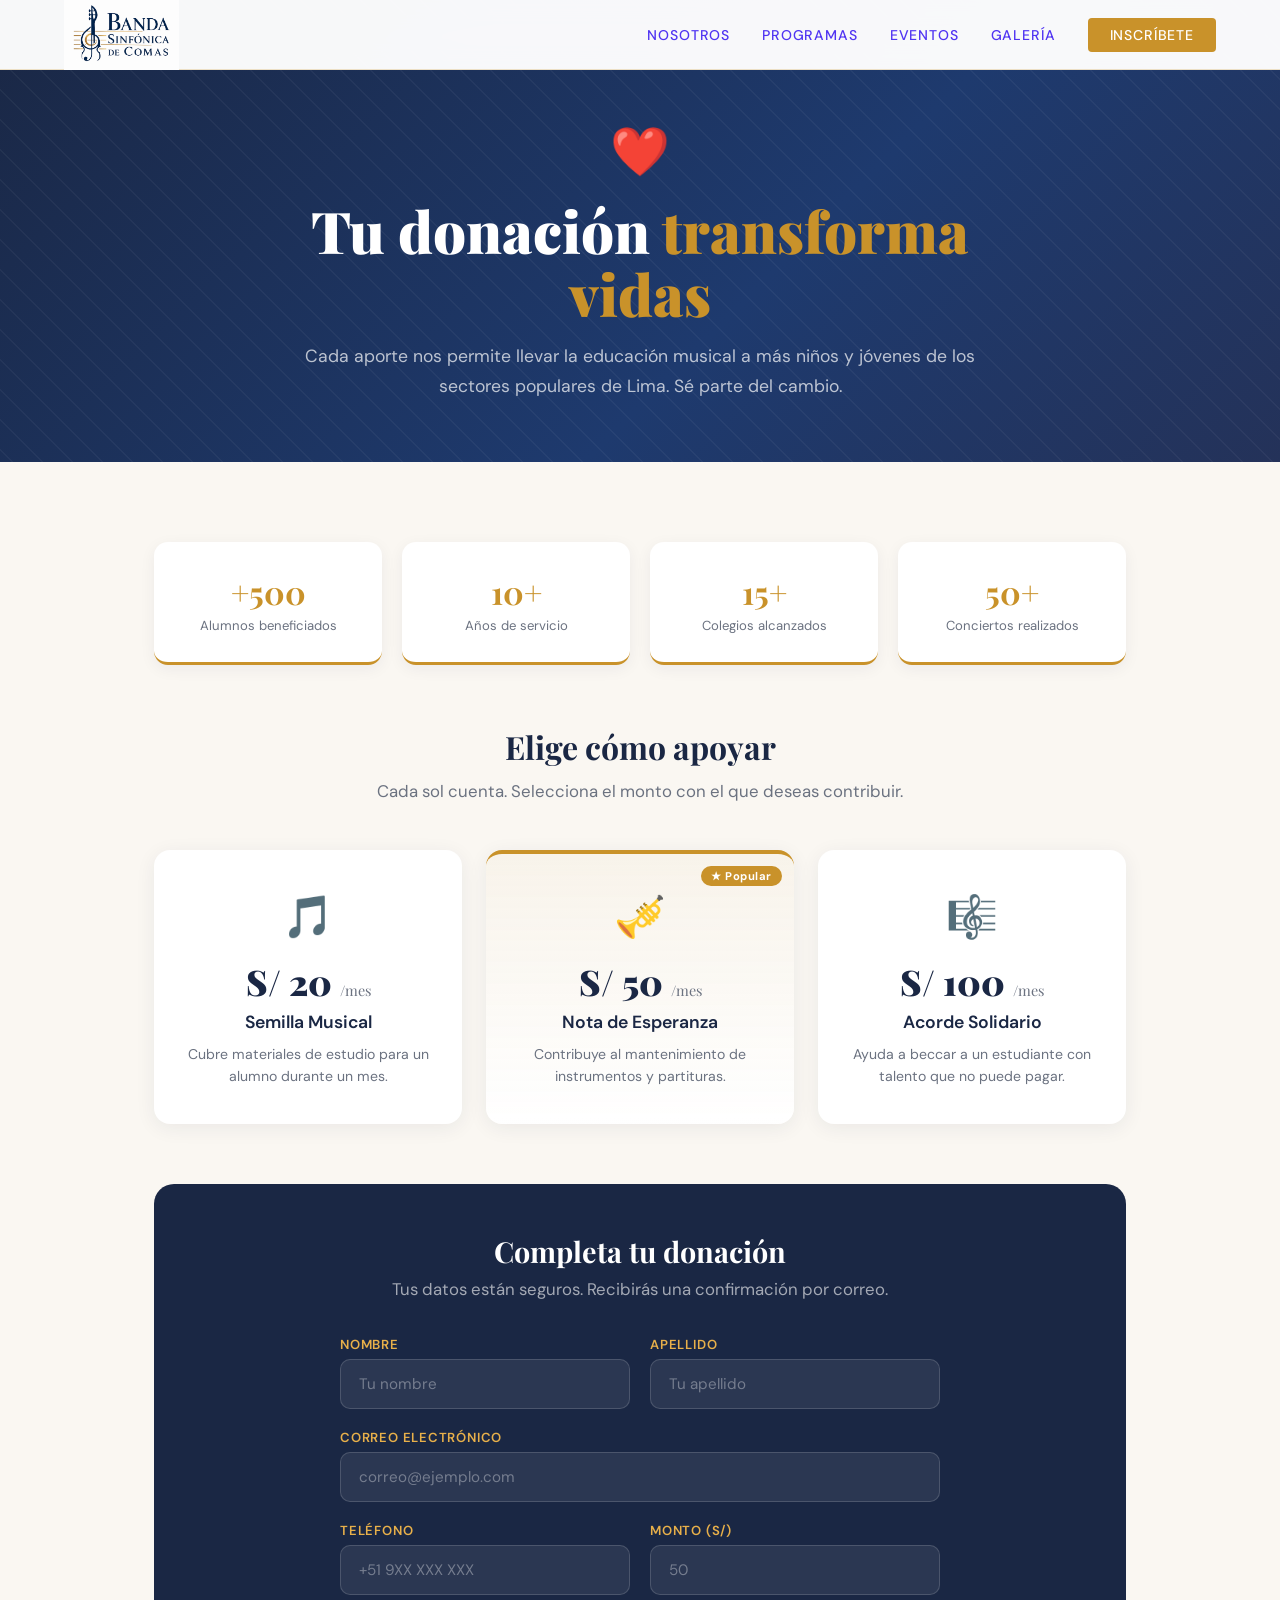
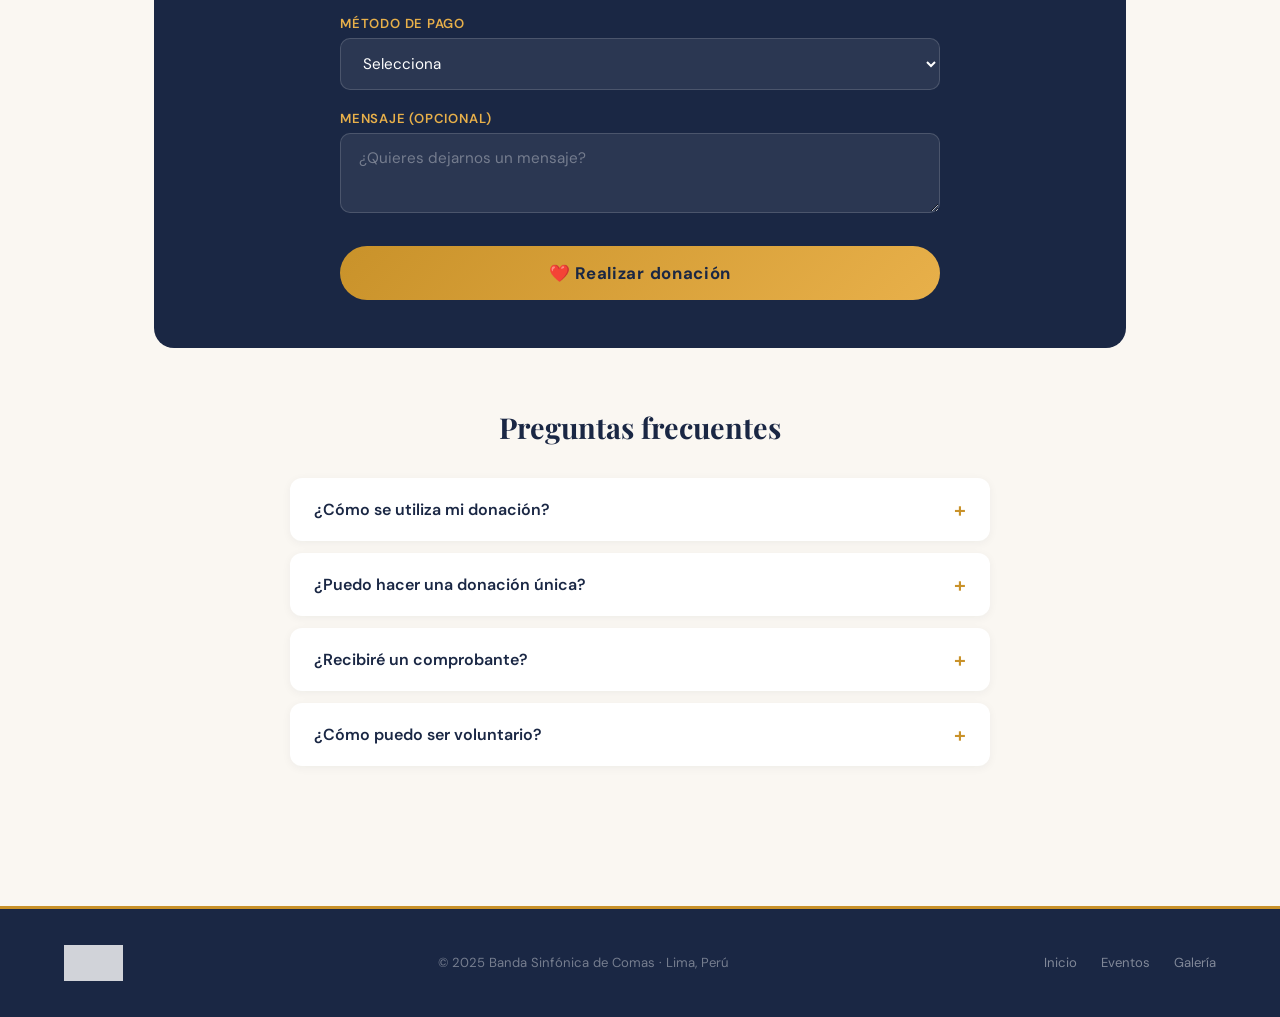
<file: donacion.html>
<!DOCTYPE html>
<html lang="es">
<head>
  <meta charset="UTF-8" />
  <meta name="viewport" content="width=device-width, initial-scale=1.0" />
  <title>Donación | Banda Sinfónica de Comas</title>
  <meta name="description" content="Apoya a la Banda Sinfónica de Comas con tu donación. Ayúdanos a llevar la música a más jóvenes de Lima." />
  <link rel="preconnect" href="https://fonts.googleapis.com" />
  <link rel="preconnect" href="https://fonts.gstatic.com" crossorigin />
  <link href="https://fonts.googleapis.com/css2?family=Playfair+Display:wght@400;700;900&family=DM+Sans:wght@300;400;500;600&display=swap" rel="stylesheet" />
  <style>
    *, *::before, *::after { box-sizing: border-box; margin: 0; padding: 0; }
    :root {
      --navy: #1a2744; --navy-light: #243259; --gold: #c9922a; --gold-light: #e8b04a;
      --cream: #faf7f2; --white: #ffffff; --gray: #6b7280; --text: #1a1a2e;
    }
    html { scroll-behavior: smooth; }
    body { font-family: 'DM Sans', sans-serif; background: var(--cream); color: var(--text); overflow-x: hidden; }

    /* NAV */
    nav { position: fixed; top: 0; left: 0; right: 0; z-index: 100; background: rgba(255,255,255,0.97); backdrop-filter: blur(12px); display: flex; align-items: center; justify-content: space-between; padding: 0 5%; height: 70px; border-bottom: 1px solid rgba(201,146,42,0.25); }
    .nav-logo { display: flex; align-items: center; gap: 12px; text-decoration: none; }
    .nav-logo img { height: 70px; }
    .nav-links { display: flex; gap: 32px; list-style: none; }
    .nav-links a { color: rgba(43,9,240,0.82); text-decoration: none; font-size: 0.88rem; font-weight: 500; letter-spacing: 0.06em; text-transform: uppercase; transition: color 0.2s; }
    .nav-links a:hover { color: var(--gold-light); }
    .nav-cta { background: var(--gold); color: #fff !important; padding: 8px 22px; border-radius: 4px; }
    .nav-cta:hover { background: var(--gold-light); color: var(--navy) !important; }

    /* HERO DONACIÓN */
    .donate-hero {
      min-height: 50vh; display: flex; align-items: center; justify-content: center; text-align: center;
      padding: 120px 5% 60px; position: relative; overflow: hidden;
      background: linear-gradient(135deg, var(--navy) 0%, #1e3a6e 60%, #243259 100%);
    }
    .donate-hero::before {
      content: ''; position: absolute; inset: 0; opacity: 0.04;
      background-image: repeating-linear-gradient(45deg, #fff 0, #fff 1px, transparent 0, transparent 50%);
      background-size: 30px 30px;
    }
    .donate-hero-content { position: relative; z-index: 2; max-width: 680px; }
    .donate-hero h1 {
      font-family: 'Playfair Display', serif; font-size: clamp(2.2rem, 5vw, 3.6rem); font-weight: 900;
      color: #fff; line-height: 1.1; margin-bottom: 16px; animation: fadeUp 0.6s ease both;
    }
    .donate-hero h1 span { color: var(--gold); }
    .donate-hero p { color: rgba(255,255,255,0.7); font-size: 1.1rem; line-height: 1.7; animation: fadeUp 0.7s 0.15s ease both; }
    .heart-icon { font-size: 3rem; margin-bottom: 16px; animation: heartbeat 1.5s infinite; display: inline-block; }

    /* DONATION OPTIONS */
    .donate-section { padding: 80px 5%; max-width: 1100px; margin: 0 auto; }
    .donate-section h2 { font-family: 'Playfair Display', serif; font-size: 2rem; color: var(--navy); text-align: center; margin-bottom: 12px; }
    .donate-section .subtitle { color: var(--gray); text-align: center; margin-bottom: 48px; font-size: 1.05rem; }

    .donate-grid { display: grid; grid-template-columns: repeat(auto-fit, minmax(280px, 1fr)); gap: 24px; margin-bottom: 60px; }
    .donate-card {
      background: #fff; border-radius: 16px; padding: 36px 28px; text-align: center;
      box-shadow: 0 4px 20px rgba(26,39,68,0.07); border-top: 4px solid transparent;
      transition: all 0.3s ease; cursor: pointer; position: relative;
    }
    .donate-card:hover, .donate-card.selected { transform: translateY(-6px); box-shadow: 0 12px 36px rgba(26,39,68,0.13); border-top-color: var(--gold); }
    .donate-card.featured { border-top-color: var(--gold); background: linear-gradient(to bottom, rgba(201,146,42,0.04), #fff); }
    .donate-card.featured::after {
      content: '★ Popular'; position: absolute; top: 12px; right: 12px;
      background: var(--gold); color: #fff; font-size: 0.7rem; font-weight: 700;
      padding: 3px 10px; border-radius: 12px; letter-spacing: 0.05em;
    }
    .donate-emoji { font-size: 2.6rem; margin-bottom: 14px; }
    .donate-amount { font-family: 'Playfair Display', serif; font-size: 2.2rem; font-weight: 900; color: var(--navy); margin-bottom: 6px; }
    .donate-amount small { font-size: 0.9rem; font-weight: 400; color: var(--gray); }
    .donate-card h3 { font-size: 1.1rem; color: var(--navy); margin-bottom: 10px; font-weight: 600; }
    .donate-card p { color: var(--gray); font-size: 0.88rem; line-height: 1.6; }

    /* DONATION FORM */
    .donate-form-section { background: var(--navy); border-radius: 20px; padding: 48px; color: #fff; margin-bottom: 60px; }
    .donate-form-section h2 { color: #fff; text-align: center; margin-bottom: 8px; font-family: 'Playfair Display', serif; font-size: 1.8rem; }
    .donate-form-section .subtitle { color: rgba(255,255,255,0.6); text-align: center; margin-bottom: 36px; }
    .form-grid { display: grid; grid-template-columns: 1fr 1fr; gap: 20px; max-width: 600px; margin: 0 auto; }
    .form-group { margin-bottom: 0; }
    .form-group.full { grid-column: 1 / -1; }
    .form-group label { display: block; font-size: 0.82rem; font-weight: 600; color: var(--gold-light); margin-bottom: 6px; text-transform: uppercase; letter-spacing: 0.06em; }
    .form-group input, .form-group select, .form-group textarea {
      width: 100%; padding: 14px 18px; border: 1.5px solid rgba(255,255,255,0.15); border-radius: 10px;
      font-family: inherit; font-size: 0.95rem; color: #fff; background: rgba(255,255,255,0.08);
      transition: border-color 0.2s; outline: none;
    }
    .form-group input::placeholder, .form-group textarea::placeholder { color: rgba(255,255,255,0.35); }
    .form-group input:focus, .form-group select:focus, .form-group textarea:focus { border-color: var(--gold); }
    .form-group select option { background: var(--navy); color: #fff; }
    .form-group textarea { resize: vertical; min-height: 80px; }
    .btn-donate {
      display: block; width: 100%; max-width: 600px; margin: 28px auto 0; padding: 16px;
      background: linear-gradient(135deg, var(--gold), var(--gold-light)); color: var(--navy);
      border: none; border-radius: 50px; font-size: 1.05rem; font-weight: 700; cursor: pointer;
      font-family: inherit; letter-spacing: 0.04em; transition: all 0.3s;
    }
    .btn-donate:hover { transform: translateY(-2px); box-shadow: 0 8px 28px rgba(201,146,42,0.4); }

    /* IMPACT SECTION */
    .impact-row { display: grid; grid-template-columns: repeat(4, 1fr); gap: 20px; margin-bottom: 60px; }
    .impact-item {
      text-align: center; background: #fff; border-radius: 14px; padding: 28px 16px;
      box-shadow: 0 4px 16px rgba(26,39,68,0.06); border-bottom: 3px solid var(--gold);
    }
    .impact-item .num { font-family: 'Playfair Display', serif; font-size: 2rem; font-weight: 700; color: var(--gold); }
    .impact-item .label { color: var(--gray); font-size: 0.82rem; margin-top: 4px; }

    /* FAQ */
    .faq-section { max-width: 700px; margin: 0 auto 60px; }
    .faq-section h2 { font-family: 'Playfair Display', serif; font-size: 1.8rem; color: var(--navy); text-align: center; margin-bottom: 32px; }
    .faq-item { background: #fff; border-radius: 12px; margin-bottom: 12px; overflow: hidden; box-shadow: 0 2px 10px rgba(26,39,68,0.05); }
    .faq-q { padding: 18px 24px; font-weight: 600; color: var(--navy); cursor: pointer; display: flex; justify-content: space-between; align-items: center; transition: background 0.2s; }
    .faq-q:hover { background: rgba(201,146,42,0.06); }
    .faq-q::after { content: '+'; font-size: 1.3rem; color: var(--gold); transition: transform 0.3s; }
    .faq-item.open .faq-q::after { transform: rotate(45deg); }
    .faq-a { max-height: 0; overflow: hidden; transition: max-height 0.4s ease, padding 0.3s; padding: 0 24px; color: var(--gray); font-size: 0.92rem; line-height: 1.7; }
    .faq-item.open .faq-a { max-height: 200px; padding: 0 24px 18px; }

    /* FOOTER */
    footer { background: var(--navy); border-top: 3px solid var(--gold); padding: 36px 5%; display: flex; align-items: center; justify-content: space-between; flex-wrap: wrap; gap: 16px; }
    .footer-logo { display: flex; align-items: center; gap: 12px; }
    .footer-logo img { height: 36px; filter: brightness(0) invert(1); opacity: 0.8; }
    .footer-copy { color: rgba(255,255,255,0.4); font-size: 0.82rem; }
    .footer-links { display: flex; gap: 24px; }
    .footer-links a { color: rgba(255,255,255,0.45); text-decoration: none; font-size: 0.82rem; }
    .footer-links a:hover { color: var(--gold-light); }

    @keyframes fadeUp { from { opacity: 0; transform: translateY(24px); } to { opacity: 1; transform: translateY(0); } }
    @keyframes heartbeat { 0%,100% { transform: scale(1); } 50% { transform: scale(1.15); } }

    @media (max-width: 768px) {
      .form-grid { grid-template-columns: 1fr; }
      .impact-row { grid-template-columns: repeat(2, 1fr); }
      .donate-form-section { padding: 32px 20px; }
      footer { flex-direction: column; text-align: center; }
    }
    @media (max-width: 640px) {
      .nav-links { display: none; }
      .impact-row { grid-template-columns: 1fr 1fr; }
    }
  </style>
</head>
<body>
  <nav>
    <a class="nav-logo" href="index_2.html"><img src="./logo.png" alt="Banda Sinfónica de Comas" /></a>
    <ul class="nav-links">
      <li><a href="index_2.html#nosotros">Nosotros</a></li>
      <li><a href="index_2.html#programas">Programas</a></li>
      <li><a href="Eventos.html">Eventos</a></li>
      <li><a href="galeria.html">Galería</a></li>
      <li><a href="index_2.html#inscripcion" class="nav-cta">Inscríbete</a></li>
    </ul>
  </nav>

  <!-- HERO -->
  <section class="donate-hero">
    <div class="donate-hero-content">
      <div class="heart-icon">❤️</div>
      <h1>Tu donación <span>transforma vidas</span></h1>
      <p>Cada aporte nos permite llevar la educación musical a más niños y jóvenes de los sectores populares de Lima. Sé parte del cambio.</p>
    </div>
  </section>

  <!-- IMPACT -->
  <div class="donate-section">
    <div class="impact-row">
      <div class="impact-item"><div class="num">+500</div><div class="label">Alumnos beneficiados</div></div>
      <div class="impact-item"><div class="num">10+</div><div class="label">Años de servicio</div></div>
      <div class="impact-item"><div class="num">15+</div><div class="label">Colegios alcanzados</div></div>
      <div class="impact-item"><div class="num">50+</div><div class="label">Conciertos realizados</div></div>
    </div>

    <!-- DONATION OPTIONS -->
    <h2>Elige cómo apoyar</h2>
    <p class="subtitle">Cada sol cuenta. Selecciona el monto con el que deseas contribuir.</p>
    <div class="donate-grid">
      <div class="donate-card" onclick="selectDonation(this, 20)">
        <div class="donate-emoji">🎵</div>
        <div class="donate-amount">S/ 20 <small>/mes</small></div>
        <h3>Semilla Musical</h3>
        <p>Cubre materiales de estudio para un alumno durante un mes.</p>
      </div>
      <div class="donate-card featured" onclick="selectDonation(this, 50)">
        <div class="donate-emoji">🎺</div>
        <div class="donate-amount">S/ 50 <small>/mes</small></div>
        <h3>Nota de Esperanza</h3>
        <p>Contribuye al mantenimiento de instrumentos y partituras.</p>
      </div>
      <div class="donate-card" onclick="selectDonation(this, 100)">
        <div class="donate-emoji">🎼</div>
        <div class="donate-amount">S/ 100 <small>/mes</small></div>
        <h3>Acorde Solidario</h3>
        <p>Ayuda a beccar a un estudiante con talento que no puede pagar.</p>
      </div>
    </div>

    <!-- DONATION FORM -->
    <div class="donate-form-section">
      <h2>Completa tu donación</h2>
      <p class="subtitle">Tus datos están seguros. Recibirás una confirmación por correo.</p>
      <div class="form-grid">
        <div class="form-group"><label for="d-nombre">Nombre</label><input type="text" id="d-nombre" placeholder="Tu nombre" /></div>
        <div class="form-group"><label for="d-apellido">Apellido</label><input type="text" id="d-apellido" placeholder="Tu apellido" /></div>
        <div class="form-group full"><label for="d-email">Correo electrónico</label><input type="email" id="d-email" placeholder="correo@ejemplo.com" /></div>
        <div class="form-group"><label for="d-telefono">Teléfono</label><input type="tel" id="d-telefono" placeholder="+51 9XX XXX XXX" /></div>
        <div class="form-group">
          <label for="d-monto">Monto (S/)</label>
          <input type="number" id="d-monto" placeholder="50" min="1" />
        </div>
        <div class="form-group full">
          <label for="d-metodo">Método de pago</label>
          <select id="d-metodo">
            <option value="">Selecciona</option>
            <option>Yape / Plin</option>
            <option>Transferencia bancaria</option>
            <option>Depósito en agente</option>
          </select>
        </div>
        <div class="form-group full"><label for="d-mensaje">Mensaje (opcional)</label><textarea id="d-mensaje" placeholder="¿Quieres dejarnos un mensaje?"></textarea></div>
      </div>
      <button class="btn-donate" onclick="handleDonation()">❤️ Realizar donación</button>
    </div>

    <!-- FAQ -->
    <div class="faq-section">
      <h2>Preguntas frecuentes</h2>
      <div class="faq-item"><div class="faq-q" onclick="toggleFaq(this)">¿Cómo se utiliza mi donación?</div><div class="faq-a">Tu donación se destina a la compra y mantenimiento de instrumentos, materiales educativos, becas para alumnos y la organización de conciertos comunitarios.</div></div>
      <div class="faq-item"><div class="faq-q" onclick="toggleFaq(this)">¿Puedo hacer una donación única?</div><div class="faq-a">¡Por supuesto! Aceptamos tanto donaciones mensuales como aportes únicos. Cada contribución es valiosa.</div></div>
      <div class="faq-item"><div class="faq-q" onclick="toggleFaq(this)">¿Recibiré un comprobante?</div><div class="faq-a">Sí, te enviaremos un comprobante de donación a tu correo electrónico registrado.</div></div>
      <div class="faq-item"><div class="faq-q" onclick="toggleFaq(this)">¿Cómo puedo ser voluntario?</div><div class="faq-a">Escríbenos por WhatsApp al +51 902 488 667 o por correo a bandasinfonicadecomas@gmail.com para conocer nuestras oportunidades de voluntariado.</div></div>
    </div>
  </div>

  <footer>
    <div class="footer-logo"><img src="./logo.png" alt="BSC" /></div>
    <p class="footer-copy">© 2025 Banda Sinfónica de Comas · Lima, Perú</p>
    <div class="footer-links">
      <a href="index_2.html">Inicio</a>
      <a href="Eventos.html">Eventos</a>
      <a href="galeria.html">Galería</a>
    </div>
  </footer>

  <script>
    function selectDonation(card, amount) {
      document.querySelectorAll('.donate-card').forEach(c => c.classList.remove('selected'));
      card.classList.add('selected');
      document.getElementById('d-monto').value = amount;
    }
    function handleDonation() {
      const nombre = document.getElementById('d-nombre').value;
      const email = document.getElementById('d-email').value;
      const monto = document.getElementById('d-monto').value;
      if (!nombre || !email || !monto) { alert('Por favor completa nombre, correo y monto.'); return; }
      alert('¡Gracias, ' + nombre + '! Tu intención de donar S/ ' + monto + ' ha sido registrada. Nos comunicaremos contigo para completar el proceso. ❤️');
    }
    function toggleFaq(el) { el.parentElement.classList.toggle('open'); }
  </script>
</body>
</html>
</file>
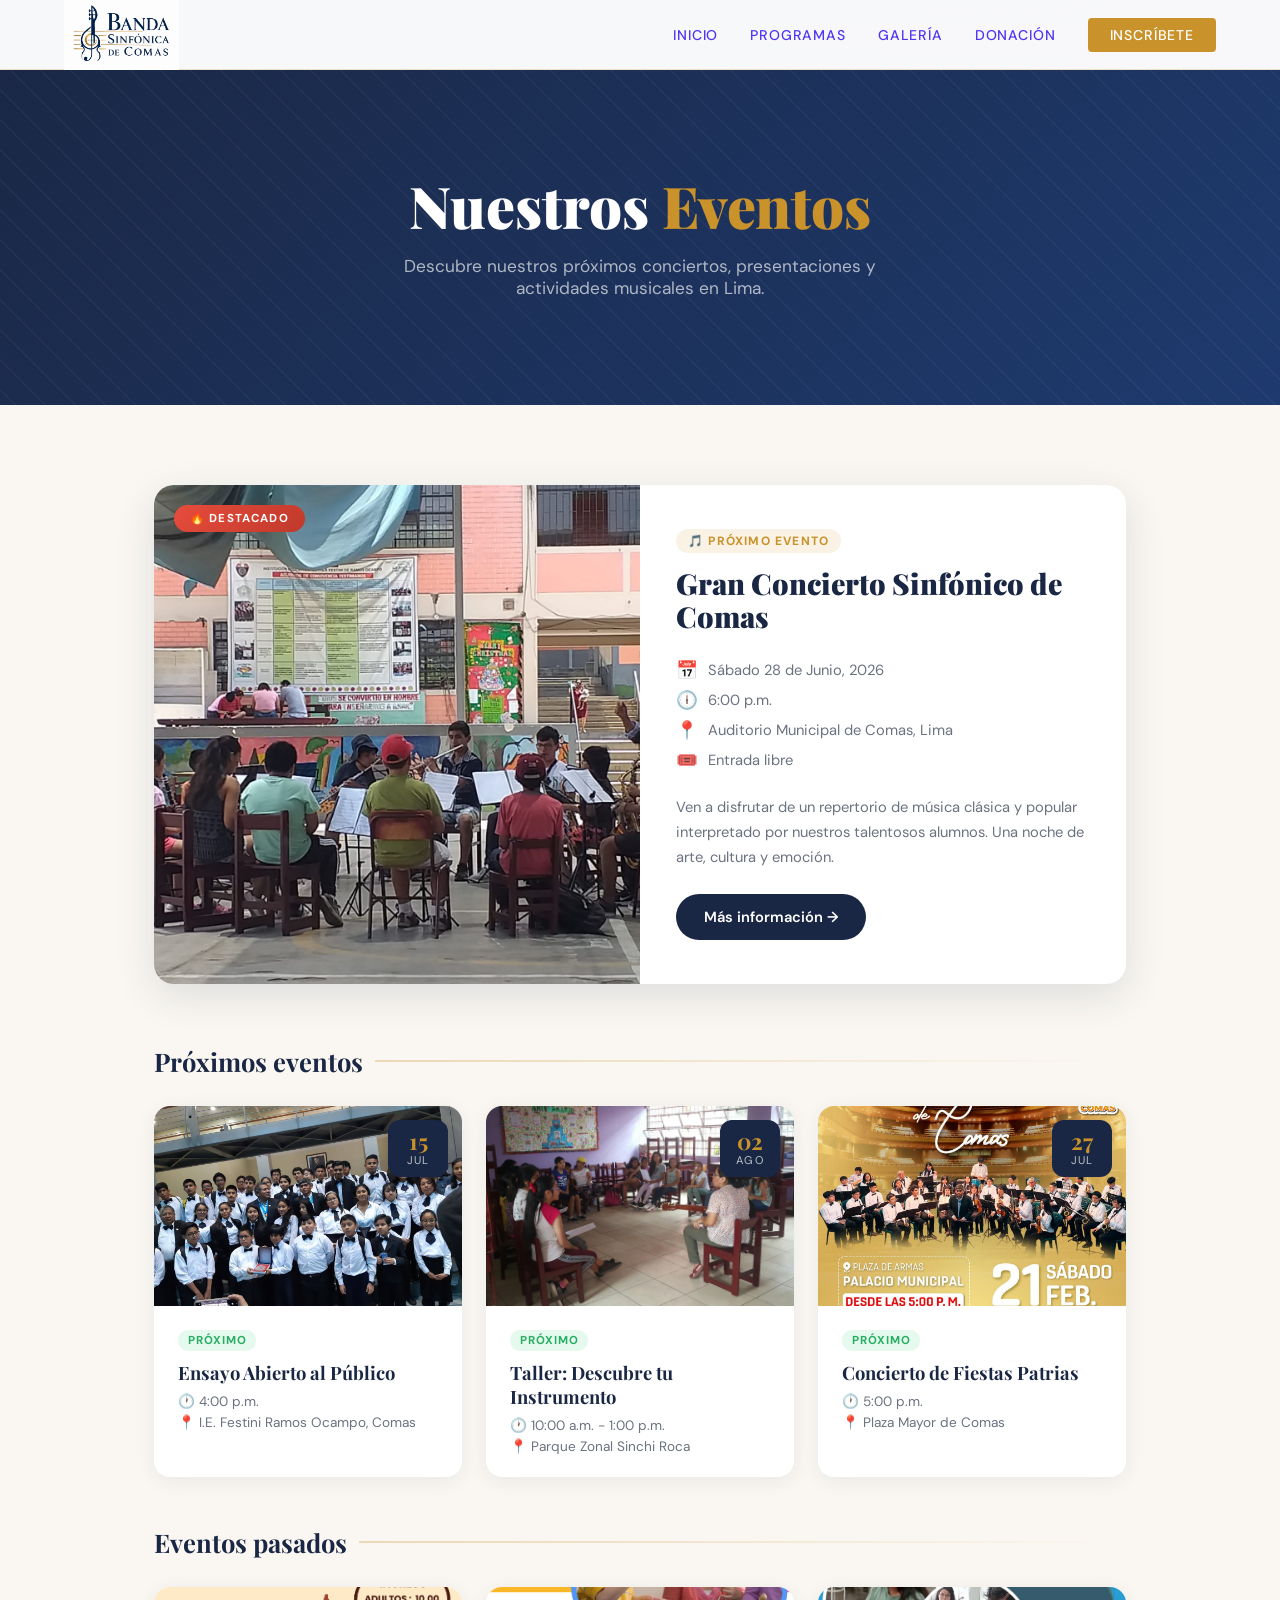
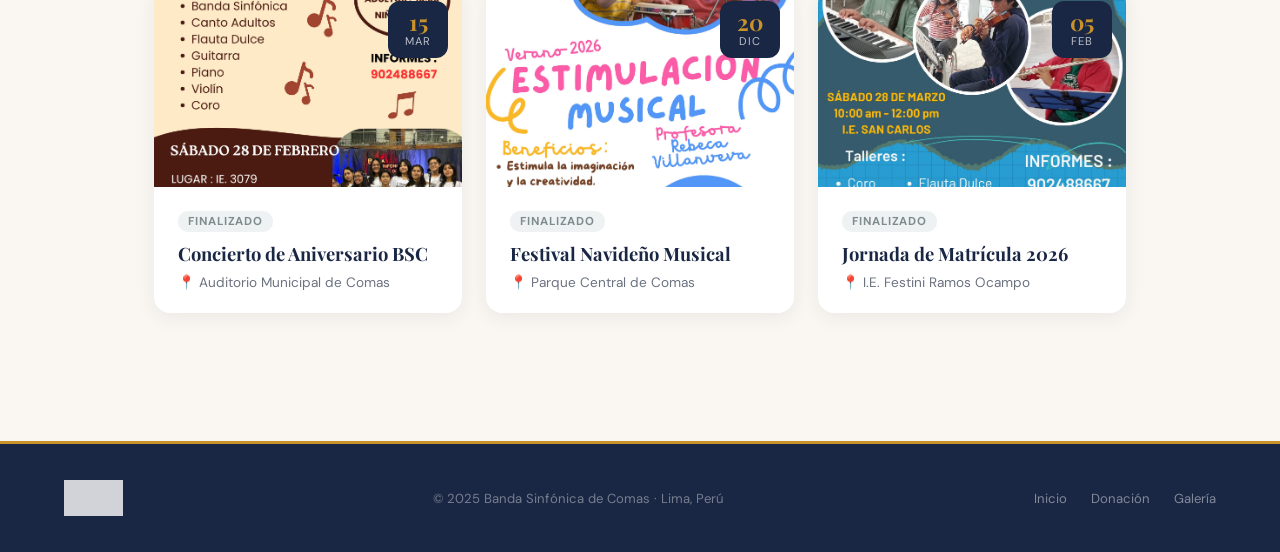
<file: Eventos.html>
<!DOCTYPE html>
<html lang="es">
<head>
  <meta charset="UTF-8" />
  <meta name="viewport" content="width=device-width, initial-scale=1.0" />
  <title>Eventos | Banda Sinfónica de Comas</title>
  <meta name="description" content="Próximos eventos y conciertos de la Banda Sinfónica de Comas. Música para todos en Lima, Perú." />
  <link rel="preconnect" href="https://fonts.googleapis.com" />
  <link rel="preconnect" href="https://fonts.gstatic.com" crossorigin />
  <link href="https://fonts.googleapis.com/css2?family=Playfair+Display:wght@400;700;900&family=DM+Sans:wght@300;400;500;600&display=swap" rel="stylesheet" />
  <style>
    *, *::before, *::after { box-sizing: border-box; margin: 0; padding: 0; }
    :root {
      --navy: #1a2744; --navy-light: #243259; --gold: #c9922a; --gold-light: #e8b04a;
      --cream: #faf7f2; --white: #ffffff; --gray: #6b7280; --text: #1a1a2e;
    }
    html { scroll-behavior: smooth; }
    body { font-family: 'DM Sans', sans-serif; background: var(--cream); color: var(--text); overflow-x: hidden; }

    nav { position: fixed; top: 0; left: 0; right: 0; z-index: 100; background: rgba(255,255,255,0.97); backdrop-filter: blur(12px); display: flex; align-items: center; justify-content: space-between; padding: 0 5%; height: 70px; border-bottom: 1px solid rgba(201,146,42,0.25); }
    .nav-logo { display: flex; align-items: center; gap: 12px; text-decoration: none; }
    .nav-logo img { height: 70px; }
    .nav-links { display: flex; gap: 32px; list-style: none; }
    .nav-links a { color: rgba(43,9,240,0.82); text-decoration: none; font-size: 0.88rem; font-weight: 500; letter-spacing: 0.06em; text-transform: uppercase; transition: color 0.2s; }
    .nav-links a:hover { color: var(--gold-light); }
    .nav-cta { background: var(--gold); color: #fff !important; padding: 8px 22px; border-radius: 4px; }

    /* HERO */
    .events-hero {
      min-height: 45vh; display: flex; align-items: center; justify-content: center; text-align: center;
      padding: 120px 5% 60px; position: relative; overflow: hidden;
      background: linear-gradient(135deg, var(--navy) 0%, #1e3a6e 100%);
    }
    .events-hero::before { content: ''; position: absolute; inset: 0; opacity: 0.04; background-image: repeating-linear-gradient(45deg, #fff 0, #fff 1px, transparent 0, transparent 50%); background-size: 30px 30px; }
    .events-hero-content { position: relative; z-index: 2; }
    .events-hero h1 { font-family: 'Playfair Display', serif; font-size: clamp(2.2rem, 5vw, 3.6rem); font-weight: 900; color: #fff; margin-bottom: 12px; animation: fadeUp 0.6s ease both; }
    .events-hero h1 span { color: var(--gold); }
    .events-hero p { color: rgba(255,255,255,0.65); font-size: 1.08rem; max-width: 550px; margin: 0 auto; animation: fadeUp 0.7s 0.15s ease both; }

    /* EVENTS CONTENT */
    .events-section { padding: 80px 5%; max-width: 1100px; margin: 0 auto; }

    /* FEATURED EVENT */
    .featured-event {
      display: grid; grid-template-columns: 1fr 1fr; gap: 0; border-radius: 20px; overflow: hidden;
      background: #fff; box-shadow: 0 12px 40px rgba(26,39,68,0.12); margin-bottom: 60px;
      animation: fadeUp 0.7s ease both;
    }
    .featured-event-img { position: relative; min-height: 360px; overflow: hidden; }
    .featured-event-img img { width: 100%; height: 100%; object-fit: cover; display: block; transition: transform 0.5s; }
    .featured-event:hover .featured-event-img img { transform: scale(1.04); }
    .featured-event-img .feat-badge {
      position: absolute; top: 20px; left: 20px; background: linear-gradient(135deg, #e74c3c, #c0392b);
      color: #fff; font-size: 0.72rem; font-weight: 700; letter-spacing: 0.1em; text-transform: uppercase;
      padding: 6px 16px; border-radius: 20px; z-index: 2;
    }
    .featured-event-info { padding: 44px 36px; display: flex; flex-direction: column; justify-content: center; }
    .featured-event-info .event-tag { display: inline-block; background: rgba(201,146,42,0.12); color: var(--gold); font-size: 0.75rem; font-weight: 700; letter-spacing: 0.1em; text-transform: uppercase; padding: 4px 12px; border-radius: 12px; margin-bottom: 14px; width: fit-content; }
    .featured-event-info h2 { font-family: 'Playfair Display', serif; font-size: 1.8rem; font-weight: 900; color: var(--navy); margin-bottom: 10px; line-height: 1.15; }
    .featured-event-info .event-meta { display: flex; flex-direction: column; gap: 8px; margin: 16px 0 24px; }
    .featured-event-info .event-meta-item { display: flex; align-items: center; gap: 10px; color: var(--gray); font-size: 0.92rem; }
    .featured-event-info .event-meta-item .icon { font-size: 1.1rem; }
    .btn-event-link {
      display: inline-flex; align-items: center; gap: 8px; background: var(--navy); color: #fff;
      text-decoration: none; padding: 13px 28px; border-radius: 50px; font-weight: 600; font-size: 0.92rem;
      transition: all 0.25s; width: fit-content;
    }
    .btn-event-link:hover { background: var(--gold); transform: translateY(-2px); box-shadow: 0 6px 20px rgba(201,146,42,0.35); }

    /* EVENTS LIST */
    .events-list-title { font-family: 'Playfair Display', serif; font-size: 1.6rem; color: var(--navy); margin-bottom: 28px; display: flex; align-items: center; gap: 12px; }
    .events-list-title::after { content: ''; flex: 1; height: 2px; background: linear-gradient(to right, rgba(201,146,42,0.3), transparent); }

    .events-grid { display: grid; grid-template-columns: repeat(auto-fit, minmax(300px, 1fr)); gap: 24px; margin-bottom: 48px; }
    .event-card {
      background: #fff; border-radius: 16px; overflow: hidden;
      box-shadow: 0 4px 20px rgba(26,39,68,0.07); transition: all 0.3s ease;
    }
    .event-card:hover { transform: translateY(-6px); box-shadow: 0 12px 36px rgba(26,39,68,0.13); }
    .event-card-img { position: relative; height: 200px; overflow: hidden; }
    .event-card-img img { width: 100%; height: 100%; object-fit: cover; transition: transform 0.5s; }
    .event-card:hover .event-card-img img { transform: scale(1.06); }
    .event-card-date {
      position: absolute; top: 14px; right: 14px; background: var(--navy); color: #fff;
      padding: 10px 14px; border-radius: 12px; text-align: center; min-width: 60px;
    }
    .event-card-date .day { font-family: 'Playfair Display', serif; font-size: 1.4rem; font-weight: 700; color: var(--gold); line-height: 1; }
    .event-card-date .month { font-size: 0.7rem; text-transform: uppercase; letter-spacing: 0.1em; opacity: 0.7; }
    .event-card-body { padding: 22px 24px; }
    .event-card-body .status { display: inline-block; font-size: 0.72rem; font-weight: 700; letter-spacing: 0.08em; text-transform: uppercase; padding: 3px 10px; border-radius: 10px; margin-bottom: 10px; }
    .status-upcoming { background: rgba(46,204,113,0.12); color: #27ae60; }
    .status-past { background: rgba(149,165,166,0.15); color: #7f8c8d; }
    .event-card-body h3 { font-family: 'Playfair Display', serif; font-size: 1.15rem; color: var(--navy); margin-bottom: 8px; line-height: 1.3; }
    .event-card-body .meta { color: var(--gray); font-size: 0.85rem; display: flex; flex-direction: column; gap: 4px; }
    .event-card-body .meta span { display: flex; align-items: center; gap: 6px; }

    /* PAST EVENTS */
    .past-events .event-card { opacity: 0.8; }
    .past-events .event-card:hover { opacity: 1; }

    footer { background: var(--navy); border-top: 3px solid var(--gold); padding: 36px 5%; display: flex; align-items: center; justify-content: space-between; flex-wrap: wrap; gap: 16px; }
    .footer-logo { display: flex; align-items: center; gap: 12px; }
    .footer-logo img { height: 36px; filter: brightness(0) invert(1); opacity: 0.8; }
    .footer-copy { color: rgba(255,255,255,0.4); font-size: 0.82rem; }
    .footer-links { display: flex; gap: 24px; }
    .footer-links a { color: rgba(255,255,255,0.45); text-decoration: none; font-size: 0.82rem; }
    .footer-links a:hover { color: var(--gold-light); }

    @keyframes fadeUp { from { opacity: 0; transform: translateY(24px); } to { opacity: 1; transform: translateY(0); } }
    .reveal { opacity: 0; transform: translateY(28px); transition: opacity 0.65s ease, transform 0.65s ease; }
    .reveal.visible { opacity: 1; transform: translateY(0); }

    @media (max-width: 900px) {
      .featured-event { grid-template-columns: 1fr; }
      .featured-event-img { min-height: 250px; }
    }
    @media (max-width: 640px) {
      .nav-links { display: none; }
      .events-grid { grid-template-columns: 1fr; }
      footer { flex-direction: column; text-align: center; }
    }
  </style>
</head>
<body>
  <nav>
    <a class="nav-logo" href="index_2.html"><img src="./logo.png" alt="Banda Sinfónica de Comas" /></a>
    <ul class="nav-links">
      <li><a href="index_2.html">Inicio</a></li>
      <li><a href="index_2.html#programas">Programas</a></li>
      <li><a href="galeria.html">Galería</a></li>
      <li><a href="donacion.html">Donación</a></li>
      <li><a href="index_2.html#inscripcion" class="nav-cta">Inscríbete</a></li>
    </ul>
  </nav>

  <section class="events-hero">
    <div class="events-hero-content">
      <h1>Nuestros <span>Eventos</span></h1>
      <p>Descubre nuestros próximos conciertos, presentaciones y actividades musicales en Lima.</p>
    </div>
  </section>

  <div class="events-section">
    <!-- FEATURED EVENT -->
    <div class="featured-event">
      <div class="featured-event-img">
        <span class="feat-badge">🔥 Destacado</span>
        <img src="./slide2.jpg" alt="Gran Concierto Sinfónico" />
      </div>
      <div class="featured-event-info">
        <span class="event-tag">🎵 Próximo evento</span>
        <h2>Gran Concierto Sinfónico de Comas</h2>
        <div class="event-meta">
          <div class="event-meta-item"><span class="icon">📅</span> Sábado 28 de Junio, 2026</div>
          <div class="event-meta-item"><span class="icon">🕕</span> 6:00 p.m.</div>
          <div class="event-meta-item"><span class="icon">📍</span> Auditorio Municipal de Comas, Lima</div>
          <div class="event-meta-item"><span class="icon">🎟️</span> Entrada libre</div>
        </div>
        <p style="color:var(--gray);font-size:0.92rem;line-height:1.7;margin-bottom:24px;">
          Ven a disfrutar de un repertorio de música clásica y popular interpretado por nuestros talentosos alumnos. Una noche de arte, cultura y emoción.
        </p>
        <a href="https://wa.me/51902488667?text=Hola,%20quiero%20información%20sobre%20el%20próximo%20concierto" class="btn-event-link" target="_blank">
          Más información →
        </a>
      </div>
    </div>

    <!-- PRÓXIMOS EVENTOS -->
    <h3 class="events-list-title">Próximos eventos</h3>
    <div class="events-grid">
      <div class="event-card reveal">
        <div class="event-card-img">
          <img src="./slide1.jpg" alt="Ensayo abierto" />
          <div class="event-card-date"><div class="day">15</div><div class="month">Jul</div></div>
        </div>
        <div class="event-card-body">
          <span class="status status-upcoming">Próximo</span>
          <h3>Ensayo Abierto al Público</h3>
          <div class="meta">
            <span>🕐 4:00 p.m.</span>
            <span>📍 I.E. Festini Ramos Ocampo, Comas</span>
          </div>
        </div>
      </div>
      <div class="event-card reveal">
        <div class="event-card-img">
          <img src="./slide3.jpg" alt="Taller de instrumentos" />
          <div class="event-card-date"><div class="day">02</div><div class="month">Ago</div></div>
        </div>
        <div class="event-card-body">
          <span class="status status-upcoming">Próximo</span>
          <h3>Taller: Descubre tu Instrumento</h3>
          <div class="meta">
            <span>🕐 10:00 a.m. - 1:00 p.m.</span>
            <span>📍 Parque Zonal Sinchi Roca</span>
          </div>
        </div>
      </div>
      <div class="event-card reveal">
        <div class="event-card-img">
          <img src="./evento3.jpg" alt="Concierto de Fiestas Patrias" />
          <div class="event-card-date"><div class="day">27</div><div class="month">Jul</div></div>
        </div>
        <div class="event-card-body">
          <span class="status status-upcoming">Próximo</span>
          <h3>Concierto de Fiestas Patrias</h3>
          <div class="meta">
            <span>🕐 5:00 p.m.</span>
            <span>📍 Plaza Mayor de Comas</span>
          </div>
        </div>
      </div>
    </div>

    <!-- EVENTOS PASADOS -->
    <h3 class="events-list-title">Eventos pasados</h3>
    <div class="events-grid past-events">
      <div class="event-card reveal">
        <div class="event-card-img">
          <img src="./evento 2.jpg" alt="Concierto de aniversario" />
          <div class="event-card-date"><div class="day">15</div><div class="month">Mar</div></div>
        </div>
        <div class="event-card-body">
          <span class="status status-past">Finalizado</span>
          <h3>Concierto de Aniversario BSC</h3>
          <div class="meta">
            <span>📍 Auditorio Municipal de Comas</span>
          </div>
        </div>
      </div>
      <div class="event-card reveal">
        <div class="event-card-img">
          <img src="./evento4.jpg" alt="Festival de música" />
          <div class="event-card-date"><div class="day">20</div><div class="month">Dic</div></div>
        </div>
        <div class="event-card-body">
          <span class="status status-past">Finalizado</span>
          <h3>Festival Navideño Musical</h3>
          <div class="meta">
            <span>📍 Parque Central de Comas</span>
          </div>
        </div>
      </div>
      <div class="event-card reveal">
        <div class="event-card-img">
          <img src="./matricula.jpg" alt="Jornada de matrícula" />
          <div class="event-card-date"><div class="day">05</div><div class="month">Feb</div></div>
        </div>
        <div class="event-card-body">
          <span class="status status-past">Finalizado</span>
          <h3>Jornada de Matrícula 2026</h3>
          <div class="meta">
            <span>📍 I.E. Festini Ramos Ocampo</span>
          </div>
        </div>
      </div>
    </div>
  </div>

  <footer>
    <div class="footer-logo"><img src="./logo.png" alt="BSC" /></div>
    <p class="footer-copy">© 2025 Banda Sinfónica de Comas · Lima, Perú</p>
    <div class="footer-links">
      <a href="index_2.html">Inicio</a>
      <a href="donacion.html">Donación</a>
      <a href="galeria.html">Galería</a>
    </div>
  </footer>

  <script>
    const reveals = document.querySelectorAll('.reveal');
    const observer = new IntersectionObserver((entries) => {
      entries.forEach(e => { if (e.isIntersecting) { e.target.classList.add('visible'); } });
    }, { threshold: 0.12 });
    reveals.forEach(el => observer.observe(el));
  </script>
</body>
</html>
</file>
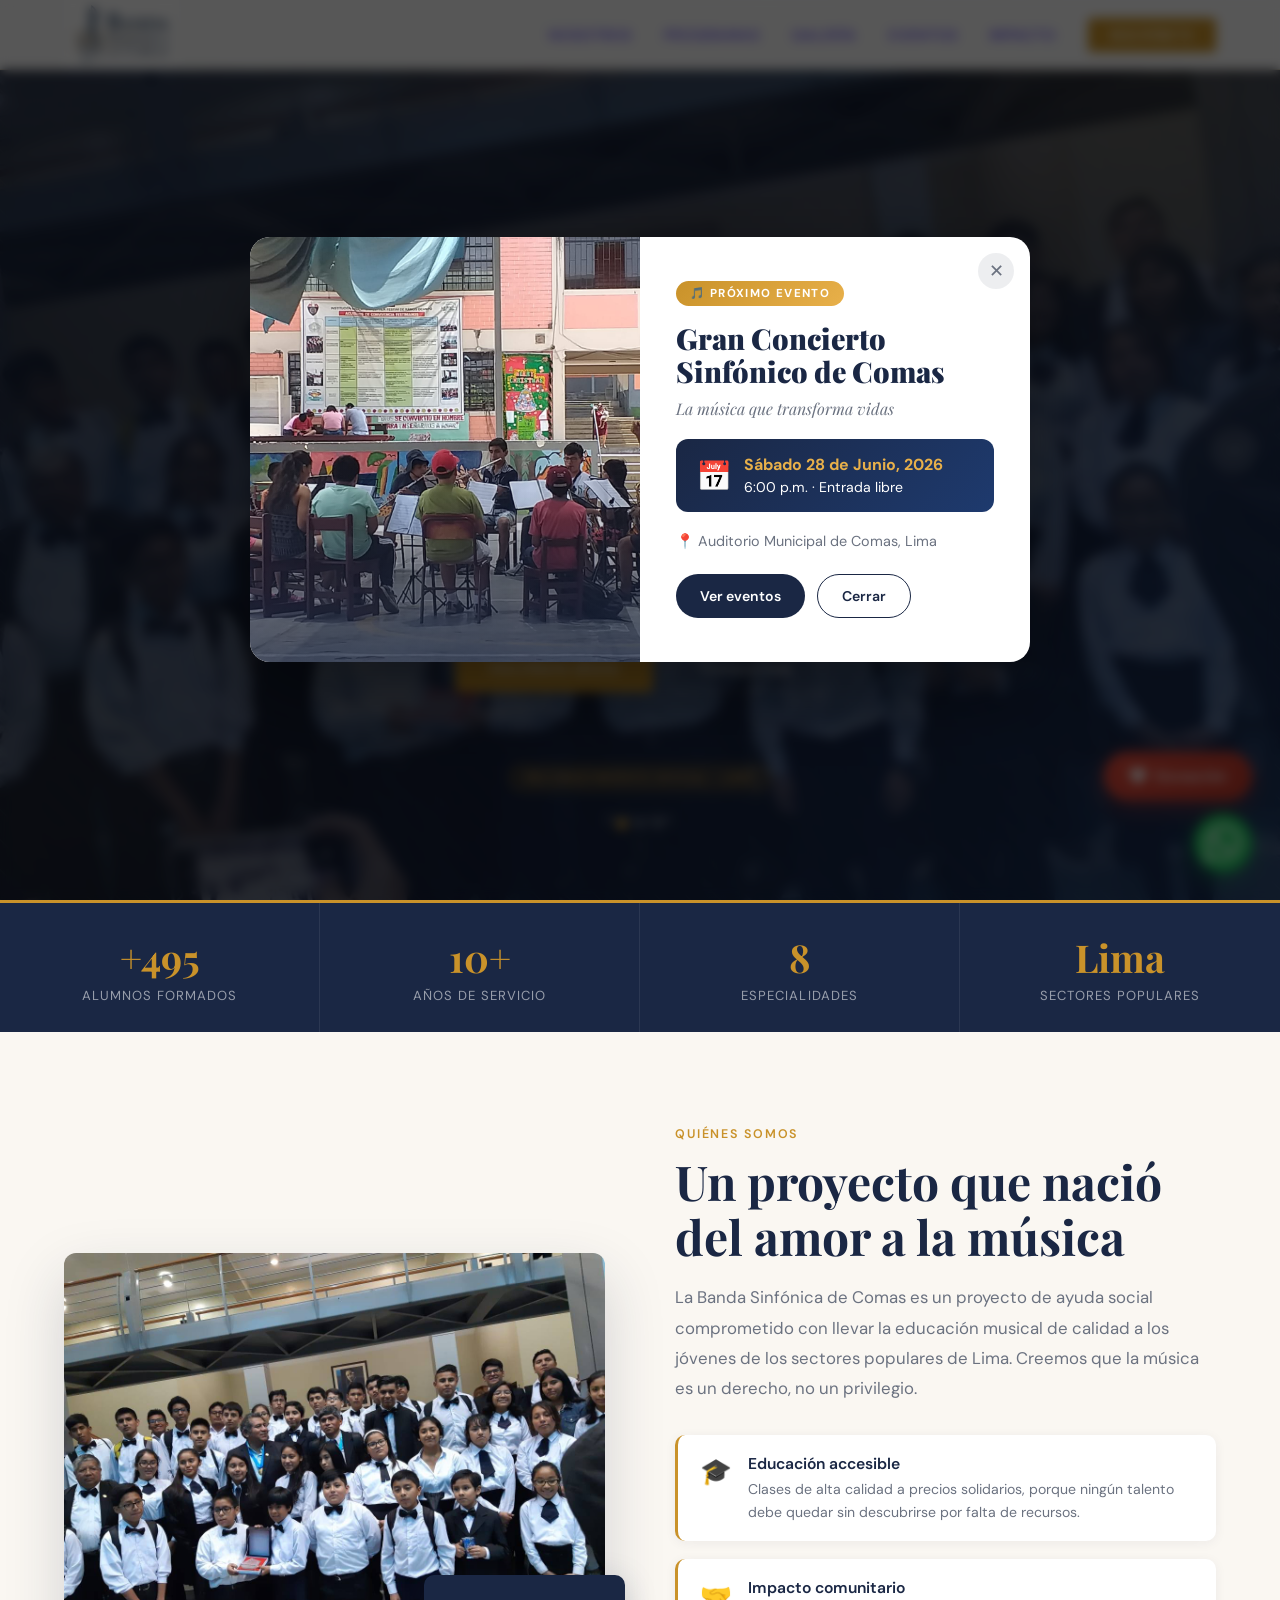
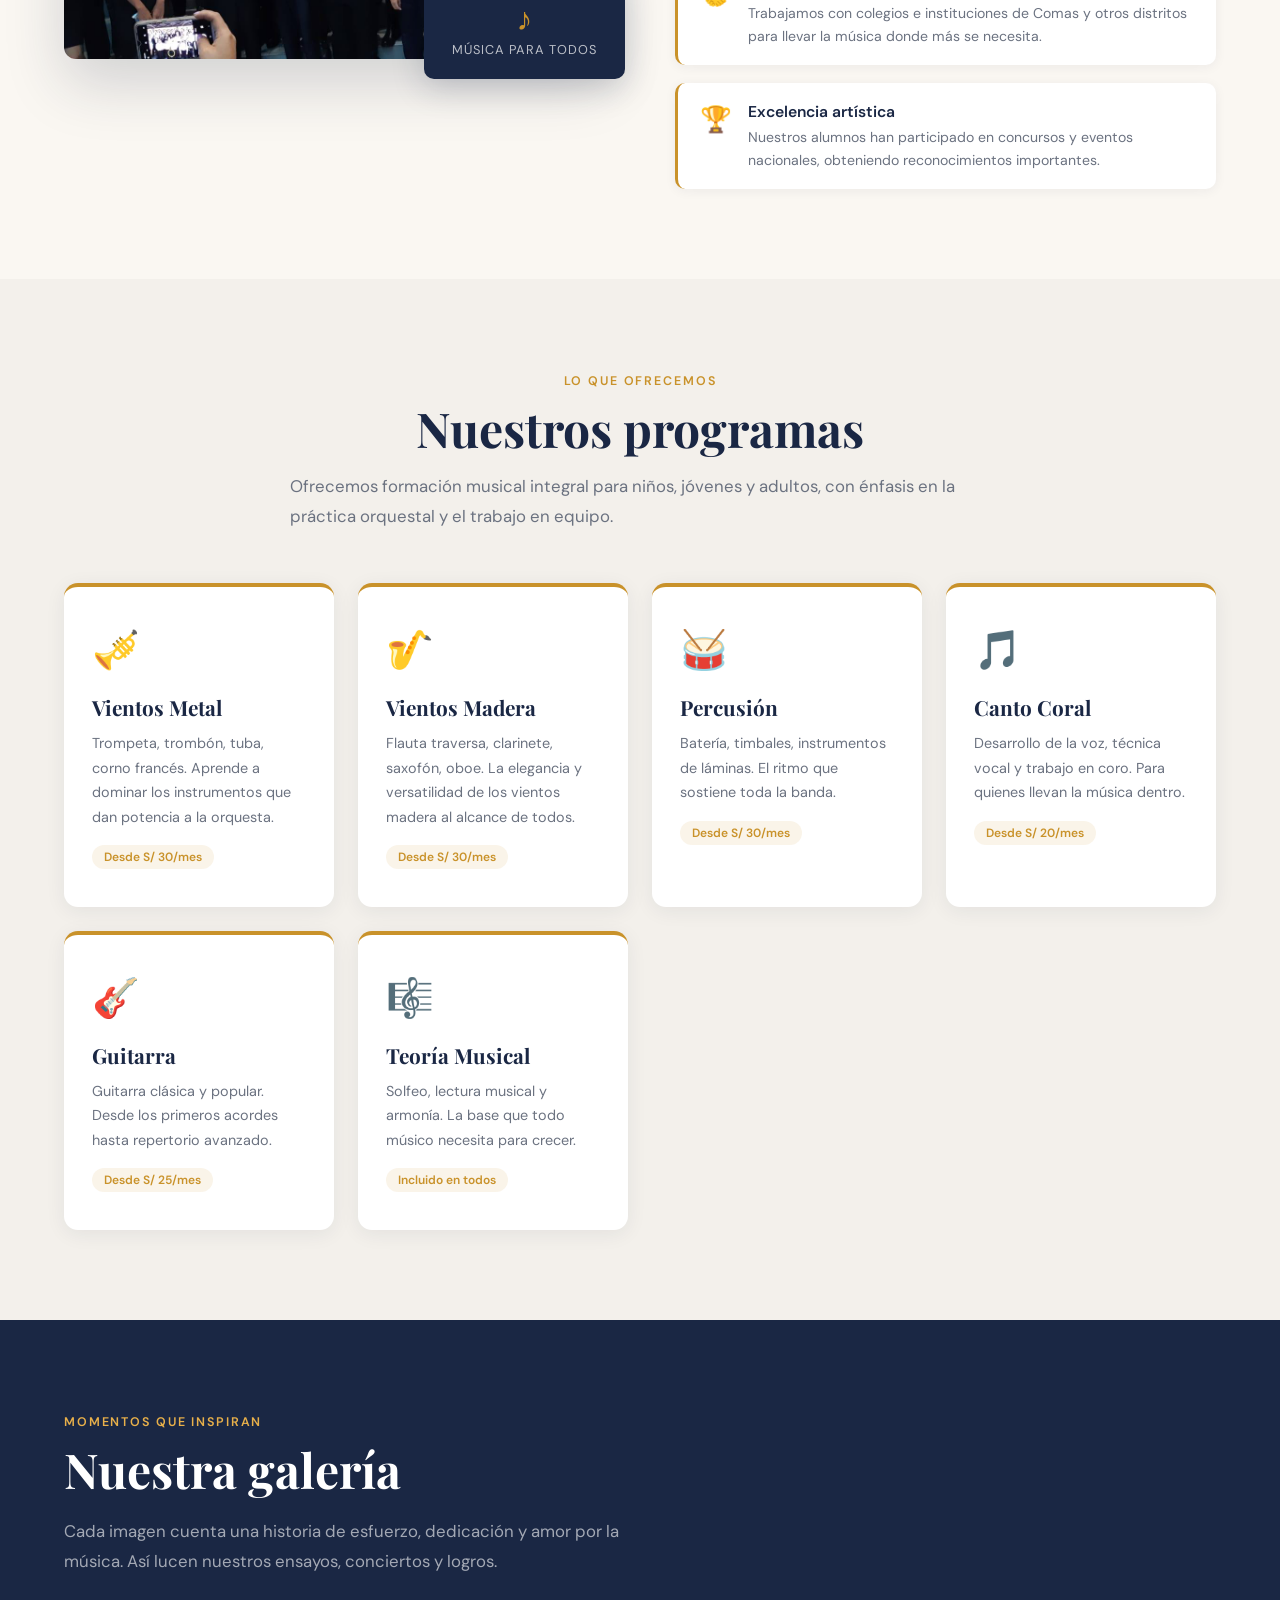
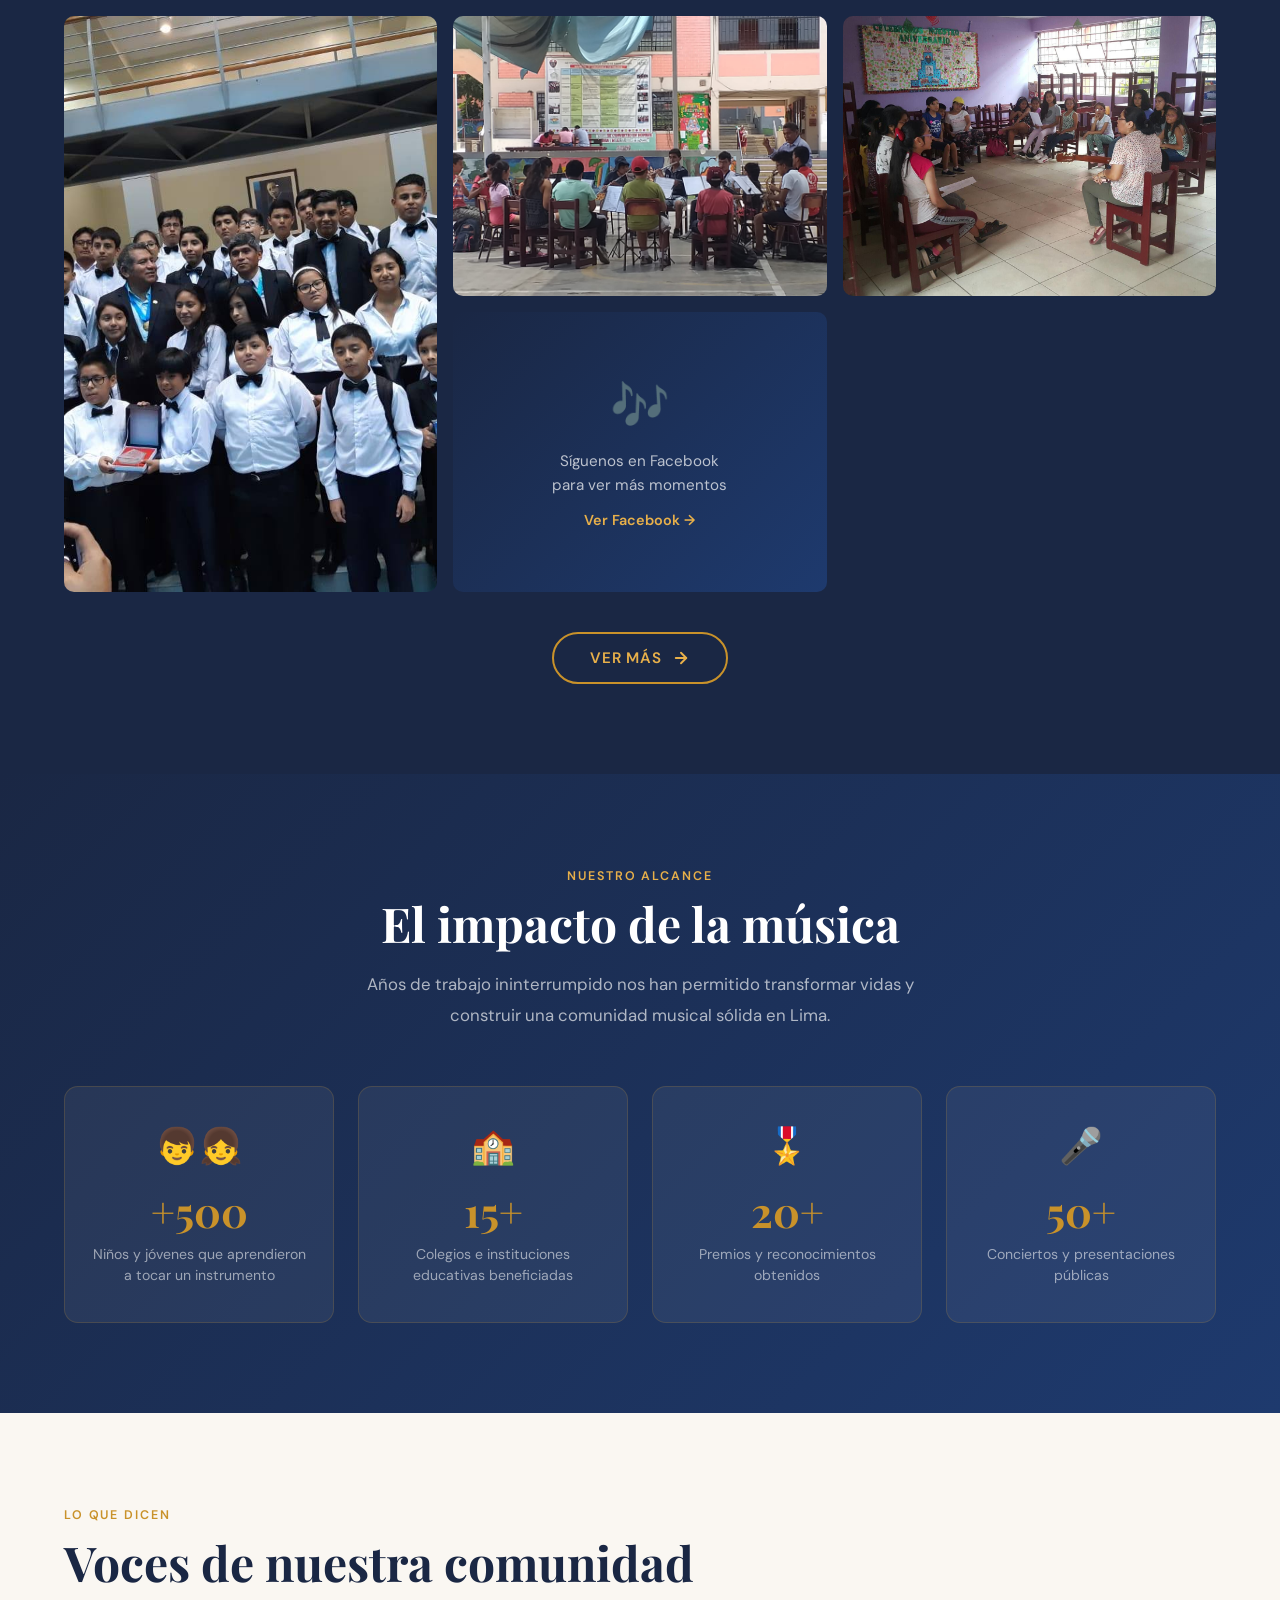
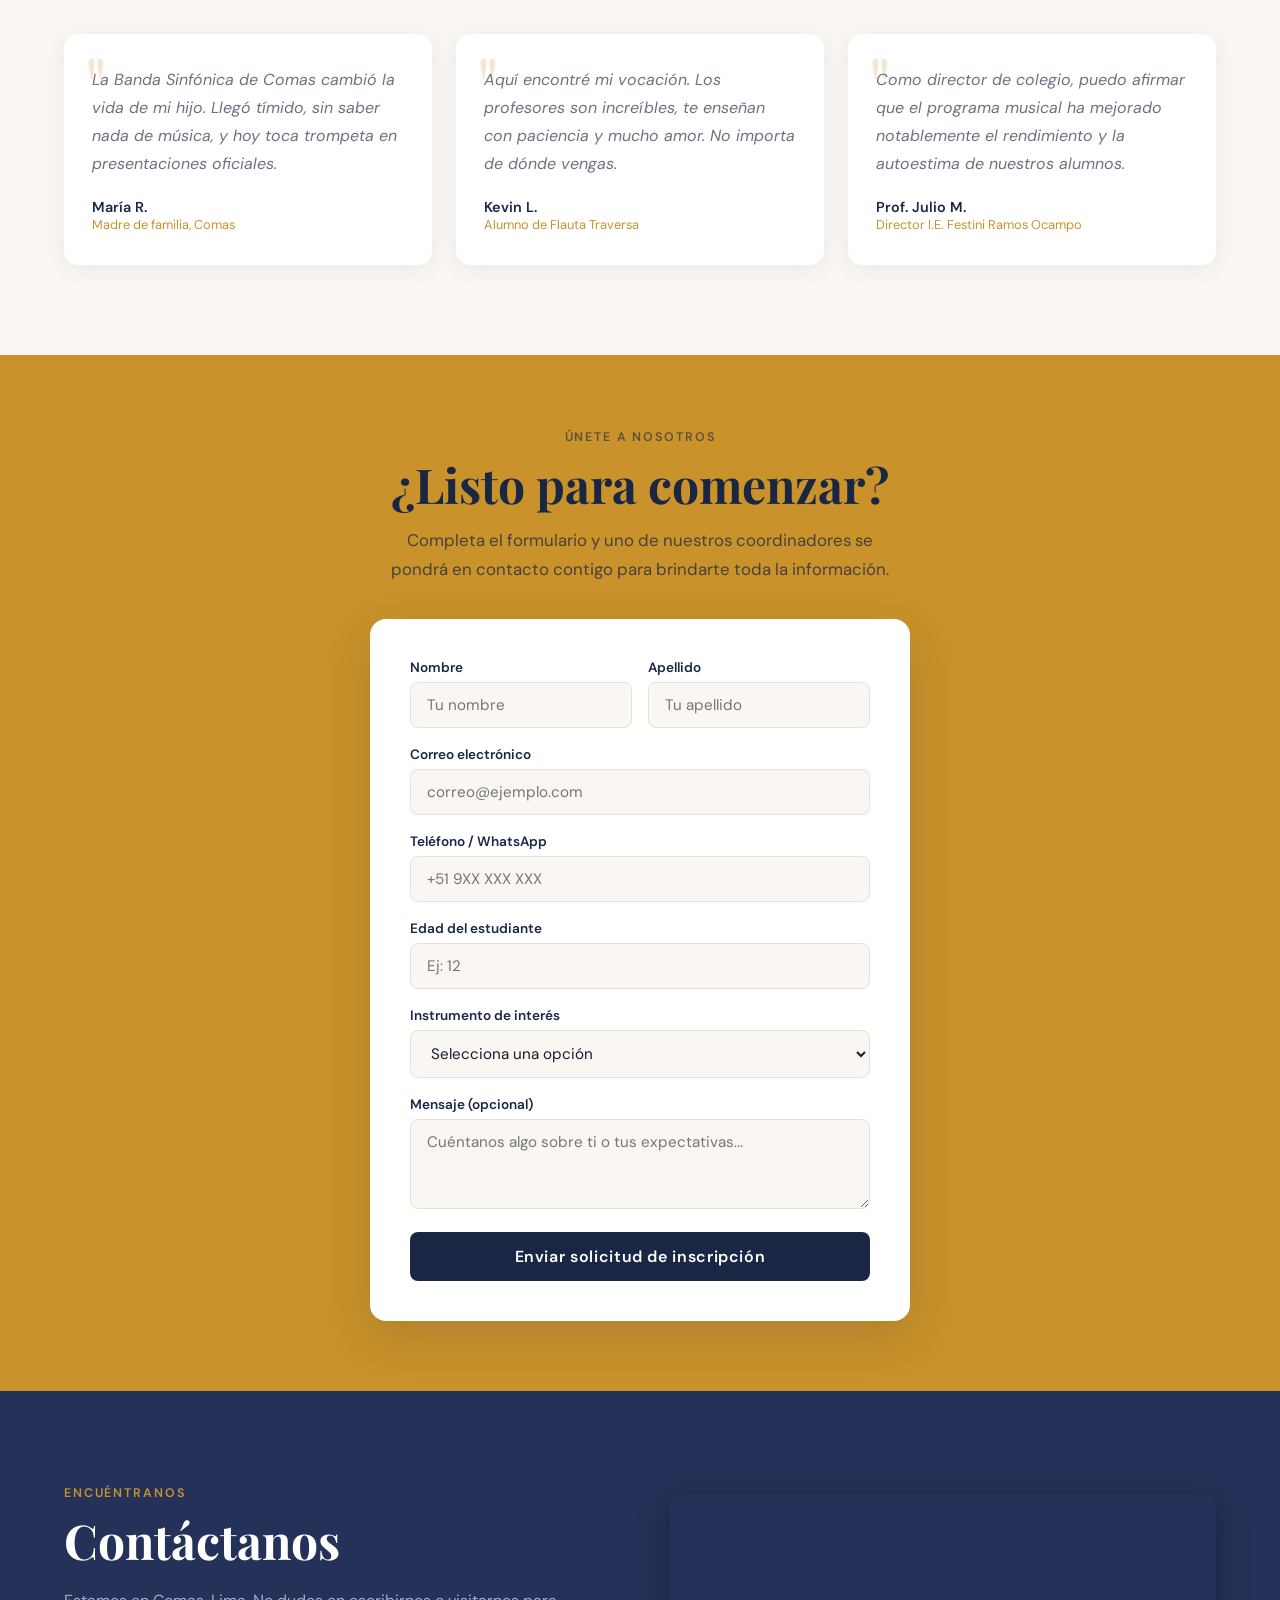
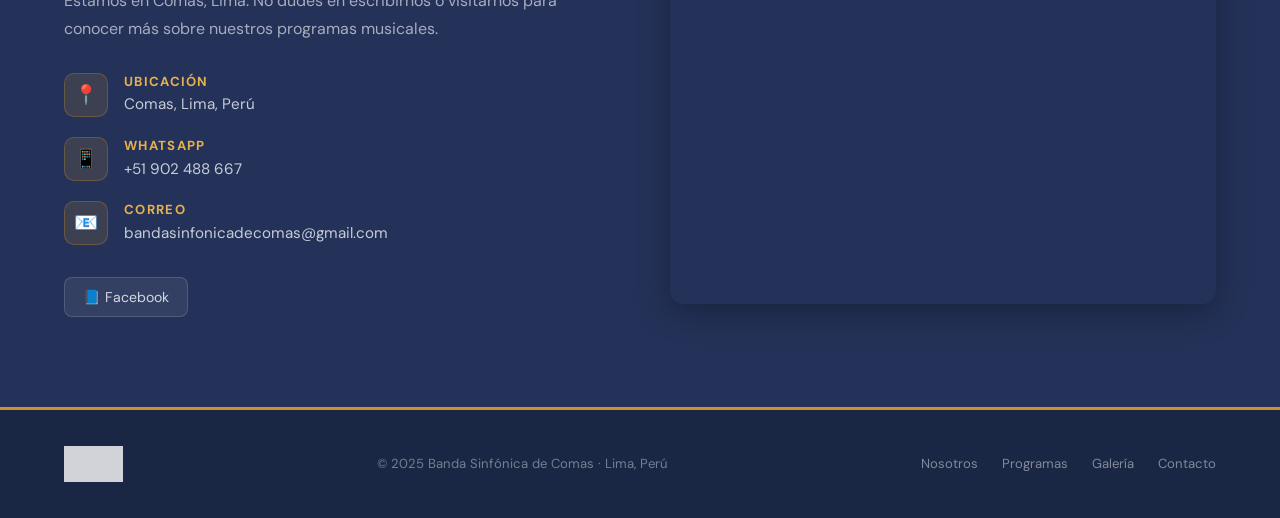
<file: index_2.html>
<!DOCTYPE html>
<html lang="es">

<head>
  <meta charset="UTF-8" />
  <meta name="viewport" content="width=device-width, initial-scale=1.0" />
  <title>Banda Sinfónica de Comas | Música para Todos</title>
  <meta name="description"
    content="La Banda Sinfónica de Comas es un proyecto de ayuda social que lleva la enseñanza de instrumentos musicales y canto a sectores populares de Lima, Perú." />
  <meta name="keywords"
    content="Banda Sinfónica de Comas, música Lima, enseñanza musical, instrumentos, canto, Perú, música popular" />
  <meta property="og:title" content="Banda Sinfónica de Comas" />
  <meta property="og:description"
    content="Llevamos la música a quienes más lo merecen. Clases de instrumentos y canto a bajo costo en Lima, Perú." />
  <meta property="og:type" content="website" />
  <link rel="preconnect" href="https://fonts.googleapis.com" />
  <link rel="preconnect" href="https://fonts.gstatic.com" crossorigin />
  <link
    href="https://fonts.googleapis.com/css2?family=Playfair+Display:wght@400;700;900&family=DM+Sans:wght@300;400;500;600&display=swap"
    rel="stylesheet" />

  <!-- WHATSAPP FLOTANTE -->
  <a href="https://wa.me/51902488667?text=Hola%2C%20me%20interesa%20información%20sobre%20la%20Banda%20Sinfónica%20de%20Comas"
    target="_blank" rel="noopener" class="whatsapp-float" aria-label="Contáctanos por WhatsApp">
    <svg xmlns="http://www.w3.org/2000/svg" viewBox="0 0 48 48" fill="none">
      <circle cx="24" cy="24" r="24" fill="#25D366" />
      <path fill="#fff"
        d="M34.5 13.5A14.9 14.9 0 0 0 24 9C15.7 9 9 15.7 9 24c0 2.6.7 5.2 2 7.4L9 39l7.8-2c2.1 1.1 4.5 1.7 6.9 1.7h.1C31.9 38.7 39 32 39 24c0-4-1.6-7.8-4.5-10.5zM24 36.4h-.1c-2.2 0-4.3-.6-6.2-1.7l-.4-.3-4.6 1.2 1.2-4.5-.3-.5A12.3 12.3 0 0 1 11.7 24C11.7 17.2 17.2 11.7 24 11.7c3.3 0 6.4 1.3 8.7 3.6 2.3 2.3 3.6 5.4 3.6 8.7-.1 6.8-5.6 12.4-12.3 12.4zm6.8-9.2c-.4-.2-2.2-1.1-2.6-1.2-.4-.1-.6-.2-.9.2-.3.4-1 1.2-1.2 1.5-.2.3-.5.3-.9.1-.4-.2-1.6-.6-3-1.9-1.1-1-1.9-2.2-2.1-2.6-.2-.4 0-.6.2-.8l.6-.7c.2-.2.3-.4.4-.7.1-.3 0-.5-.1-.7-.1-.2-.9-2.1-1.2-2.9-.3-.8-.6-.7-.9-.7h-.7c-.3 0-.7.1-1 .5-.4.4-1.3 1.3-1.3 3.1s1.4 3.6 1.6 3.8c.2.3 2.7 4.1 6.5 5.7.9.4 1.6.6 2.2.8.9.3 1.7.2 2.4.1.7-.1 2.2-.9 2.5-1.8.3-.9.3-1.6.2-1.8-.1-.1-.4-.2-.8-.4z" />
    </svg>
    <span class="whatsapp-tooltip">¡Escríbenos!</span>
  </a>

  <style>
    *,
    *::before,
    *::after {
      box-sizing: border-box;
      margin: 0;
      padding: 0;
    }

    .whatsapp-float {
      position: fixed;
      bottom: 28px;
      right: 28px;
      z-index: 999;
      width: 58px;
      height: 58px;
      display: flex;
      align-items: center;
      justify-content: center;
      border-radius: 50%;
      box-shadow: 0 6px 24px rgba(37, 211, 102, 0.45);
      transition: transform 0.25s, box-shadow 0.25s;
      animation: waPulse 2.5s infinite;
    }

    .whatsapp-float svg {
      width: 58px;
      height: 58px;
    }

    .whatsapp-float:hover {
      transform: scale(1.12);
      box-shadow: 0 10px 32px rgba(37, 211, 102, 0.6);
      animation: none;
    }

    .whatsapp-tooltip {
      position: absolute;
      right: 68px;
      background: #25D366;
      color: #fff;
      font-family: 'DM Sans', sans-serif;
      font-size: 0.82rem;
      font-weight: 600;
      padding: 6px 14px;
      border-radius: 20px;
      white-space: nowrap;
      opacity: 0;
      pointer-events: none;
      transform: translateX(8px);
      transition: opacity 0.2s, transform 0.2s;
      box-shadow: 0 4px 12px rgba(0, 0, 0, 0.15);
    }

    .whatsapp-tooltip::after {
      content: '';
      position: absolute;
      right: -6px;
      top: 50%;
      transform: translateY(-50%);
      border: 6px solid transparent;
      border-left-color: #25D366;
      border-right: none;
    }

    .whatsapp-float:hover .whatsapp-tooltip {
      opacity: 1;
      transform: translateX(0);
    }


    :root {
      --navy: #1a2744;
      --navy-light: #243259;
      --gold: #c9922a;
      --gold-light: #e8b04a;
      --cream: #faf7f2;
      --white: #ffffff;
      --gray: #6b7280;
      --gray-light: #f3f0eb;
      --text: #1a1a2e;
    }

    html {
      scroll-behavior: smooth;
    }

    body {
      font-family: 'DM Sans', sans-serif;
      background: var(--cream);
      color: var(--text);
      overflow-x: hidden;
    }

    /* ── NAV ── */
    nav {
      position: fixed;
      top: 0;
      left: 0;
      right: 0;
      z-index: 100;
      background: rgba(255, 255, 255, 0.97);
      backdrop-filter: blur(12px);
      display: flex;
      align-items: center;
      justify-content: space-between;
      padding: 0 5%;
      height: 70px;
      border-bottom: 1px solid rgba(201, 146, 42, 0.25);
    }

    .nav-logo {
      display: flex;
      align-items: center;
      gap: 12px;
      text-decoration: none;
    }

    .nav-logo img {
      height: 70px;
      filter: brightness(1) invert(0);
    }

    .nav-links {
      display: flex;
      gap: 32px;
      list-style: none;
    }

    .nav-links a {
      color: rgba(43, 9, 240, 0.82);
      text-decoration: none;
      font-size: 0.88rem;
      font-weight: 500;
      letter-spacing: 0.06em;
      text-transform: uppercase;
      transition: color 0.2s;
    }

    .nav-links a:hover {
      color: var(--gold-light);
    }

    .nav-cta {
      background: var(--gold);
      color: #ffffff !important;
      padding: 8px 22px;
      border-radius: 4px;
    }

    .nav-cta:hover {
      background: var(--gold-light);
      color: var(--navy) !important;
    }

    .hamburger {
      display: none;
      flex-direction: column;
      gap: 5px;
      cursor: pointer;
      background: none;
      border: none;
      padding: 4px;
    }

    .hamburger span {
      display: block;
      width: 24px;
      height: 2px;
      background: #2c0586;
      border-radius: 2px;
      transition: 0.3s;
    }

    .mobile-menu {
      display: none;
      flex-direction: column;
      background: var(--navy);
      padding: 24px 5%;
      position: fixed;
      top: 70px;
      left: 0;
      right: 0;
      z-index: 99;
      border-bottom: 2px solid var(--gold);
    }

    .mobile-menu a {
      color: rgba(32, 4, 97, 0.85);
      text-decoration: none;
      padding: 12px 0;
      border-bottom: 1px solid rgba(12, 3, 94, 0.08);
      font-size: 1rem;
      font-weight: 500;
    }

    .mobile-menu.open {
      display: flex;
    }

    /* ── HERO ── */
    #hero {
      min-height: 100vh;
      display: flex;
      align-items: center;
      justify-content: center;
      text-align: center;
      padding: 100px 5% 60px;
      position: relative;
      overflow: hidden;
    }

    /* Slideshow background */
    .hero-slider {
      position: absolute;
      inset: 0;
      z-index: 0;
    }

    .hero-slide {
      position: absolute;
      inset: 0;
      background-size: cover;
      background-position: center;
      opacity: 0;
      transition: opacity 1.2s ease;
    }

    .hero-slide.active {
      opacity: 1;
    }

    .hero-slide::after {
      content: '';
      position: absolute;
      inset: 0;
      background: linear-gradient(135deg,
          rgba(26, 39, 68, 0.82) 0%,
          rgba(26, 39, 68, 0.65) 50%,
          rgba(30, 58, 110, 0.72) 100%);
    }

    /* Slide dots */
    .hero-dots {
      position: absolute;
      bottom: 72px;
      left: 50%;
      transform: translateX(-50%);
      display: flex;
      gap: 10px;
      z-index: 10;
    }

    .hero-dot {
      width: 8px;
      height: 8px;
      border-radius: 50%;
      background: rgba(255, 255, 255, 0.35);
      border: none;
      cursor: pointer;
      padding: 0;
      transition: background 0.3s, transform 0.3s;
    }

    .hero-dot.active {
      background: var(--gold);
      transform: scale(1.35);
    }

    /* Slide arrows */
    .hero-arrow {
      position: absolute;
      top: 50%;
      transform: translateY(-50%);
      z-index: 10;
      background: rgba(255, 255, 255, 0.12);
      border: 1px solid rgba(255, 255, 255, 0.2);
      color: #fff;
      width: 44px;
      height: 44px;
      border-radius: 50%;
      display: flex;
      align-items: center;
      justify-content: center;
      cursor: pointer;
      font-size: 1.1rem;
      transition: background 0.2s;
    }

    .hero-arrow:hover {
      background: rgba(201, 146, 42, 0.45);
      border-color: var(--gold);
    }

    .hero-arrow.prev {
      left: 24px;
    }

    .hero-arrow.next {
      right: 24px;
    }

    /* Caption pill per slide */
    .slide-caption {
      position: absolute;
      bottom: 108px;
      left: 50%;
      transform: translateX(-50%);
      z-index: 10;
      background: rgba(201, 146, 42, 0.18);
      border: 1px solid rgba(201, 146, 42, 0.35);
      color: var(--gold-light);
      font-size: 0.75rem;
      letter-spacing: 0.12em;
      text-transform: uppercase;
      padding: 5px 16px;
      border-radius: 20px;
      white-space: nowrap;
      opacity: 0;
      transition: opacity 0.6s ease;
      pointer-events: none;
    }

    .slide-caption.visible {
      opacity: 1;
    }

    .hero-bg-pattern {
      position: absolute;
      inset: 0;
      opacity: 0.03;
      z-index: 1;
      background-image: repeating-linear-gradient(45deg, #fff 0, #fff 1px, transparent 0, transparent 50%);
      background-size: 30px 30px;
    }

    .hero-deco {
      position: absolute;
      z-index: 1;
      border-radius: 50%;
      filter: blur(80px);
      pointer-events: none;
    }

    .hero-deco-1 {
      width: 400px;
      height: 400px;
      background: rgba(201, 146, 42, 0.12);
      top: -100px;
      right: -100px;
    }

    .hero-deco-2 {
      width: 300px;
      height: 300px;
      background: rgba(201, 146, 42, 0.06);
      bottom: -50px;
      left: -80px;
    }

    .hero-content {
      position: relative;
      max-width: 800px;
      z-index: 5;
    }

    .hero-badge {
      display: inline-block;
      margin-bottom: 20px;
      background: rgba(201, 146, 42, 0.18);
      border: 1px solid rgba(201, 146, 42, 0.4);
      color: var(--gold-light);
      font-size: 0.78rem;
      letter-spacing: 0.14em;
      text-transform: uppercase;
      padding: 6px 18px;
      border-radius: 20px;
      animation: fadeUp 0.6s ease both;
    }

    .hero-title {
      font-family: 'Playfair Display', serif;
      font-size: clamp(2.6rem, 7vw, 5.2rem);
      font-weight: 900;
      color: #fff;
      line-height: 1.08;
      margin-bottom: 10px;
      animation: fadeUp 0.7s 0.1s ease both;
    }

    .hero-title span {
      color: var(--gold);
    }

    .hero-subtitle {
      font-family: 'Playfair Display', serif;
      font-size: clamp(1.1rem, 3vw, 1.7rem);
      color: rgba(255, 255, 255, 0.6);
      font-style: italic;
      margin-bottom: 24px;
      animation: fadeUp 0.7s 0.2s ease both;
    }

    .hero-desc {
      font-size: 1.08rem;
      color: rgba(255, 255, 255, 0.75);
      max-width: 560px;
      margin: 0 auto 36px;
      line-height: 1.75;
      animation: fadeUp 0.7s 0.3s ease both;
    }

    .hero-buttons {
      display: flex;
      gap: 16px;
      justify-content: center;
      flex-wrap: wrap;
      animation: fadeUp 0.7s 0.4s ease both;
    }

    .btn-primary {
      background: var(--gold);
      color: #fff;
      text-decoration: none;
      padding: 14px 34px;
      border-radius: 6px;
      font-weight: 600;
      font-size: 0.95rem;
      letter-spacing: 0.04em;
      transition: background 0.2s, transform 0.2s;
    }

    .btn-primary:hover {
      background: var(--gold-light);
      transform: translateY(-2px);
    }

    .btn-outline {
      border: 1.5px solid rgba(255, 255, 255, 0.45);
      color: #fff;
      text-decoration: none;
      padding: 13px 32px;
      border-radius: 6px;
      font-weight: 500;
      font-size: 0.95rem;
      transition: border-color 0.2s, background 0.2s;
    }

    .btn-outline:hover {
      border-color: var(--gold-light);
      background: rgba(201, 146, 42, 0.1);
    }

    .hero-scroll {
      position: absolute;
      bottom: 28px;
      left: 50%;
      transform: translateX(-50%);
      color: rgba(255, 255, 255, 0.4);
      font-size: 0.78rem;
      letter-spacing: 0.1em;
      text-transform: uppercase;
      display: flex;
      flex-direction: column;
      align-items: center;
      gap: 8px;
      animation: bounce 2s infinite;
      z-index: 10;
    }

    .hero-scroll::after {
      content: '';
      display: block;
      width: 1px;
      height: 36px;
      background: linear-gradient(to bottom, rgba(255, 255, 255, 0.4), transparent);
    }

    /* ── STATS BAR ── */
    .stats-bar {
      background: var(--navy);
      display: grid;
      grid-template-columns: repeat(4, 1fr);
      border-top: 3px solid var(--gold);
    }

    .stat-item {
      padding: 28px 20px;
      text-align: center;
      border-right: 1px solid rgba(255, 255, 255, 0.08);
    }

    .stat-item:last-child {
      border-right: none;
    }

    .stat-num {
      font-family: 'Playfair Display', serif;
      font-size: 2.4rem;
      font-weight: 700;
      color: var(--gold);
    }

    .stat-label {
      font-size: 0.82rem;
      color: rgba(255, 255, 255, 0.55);
      margin-top: 4px;
      text-transform: uppercase;
      letter-spacing: 0.08em;
    }

    /* ── SECTION COMMONS ── */
    section {
      padding: 90px 5%;
    }

    .section-tag {
      display: inline-block;
      color: var(--gold);
      font-size: 0.78rem;
      letter-spacing: 0.15em;
      text-transform: uppercase;
      font-weight: 600;
      margin-bottom: 12px;
    }

    .section-title {
      font-family: 'Playfair Display', serif;
      font-size: clamp(2rem, 4vw, 3rem);
      font-weight: 700;
      color: var(--navy);
      line-height: 1.15;
      margin-bottom: 18px;
    }

    .section-title.light {
      color: #fff;
    }

    .section-body {
      color: var(--gray);
      font-size: 1.05rem;
      line-height: 1.8;
      max-width: 560px;
    }

    .section-body.wide {
      max-width: 700px;
    }

    /* ── NOSOTROS ── */
    #nosotros {
      background: var(--cream);
      display: grid;
      grid-template-columns: 1fr 1fr;
      gap: 70px;
      align-items: center;
    }

    .about-img-wrap {
      position: relative;
    }

    .about-img-wrap img {
      width: 100%;
      border-radius: 12px;
      box-shadow: 0 24px 60px rgba(26, 39, 68, 0.18);
      display: block;
    }

    .about-badge {
      position: absolute;
      bottom: -20px;
      right: -20px;
      background: var(--navy);
      color: #fff;
      padding: 20px 28px;
      border-radius: 10px;
      box-shadow: 0 8px 32px rgba(26, 39, 68, 0.22);
      text-align: center;
    }

    .about-badge strong {
      font-family: 'Playfair Display', serif;
      font-size: 2rem;
      color: var(--gold);
      display: block;
    }

    .about-badge span {
      font-size: 0.8rem;
      opacity: 0.7;
      text-transform: uppercase;
      letter-spacing: 0.08em;
    }

    .about-features {
      display: flex;
      flex-direction: column;
      gap: 18px;
      margin-top: 32px;
    }

    .feature {
      display: flex;
      gap: 16px;
      align-items: flex-start;
      background: #fff;
      padding: 18px 22px;
      border-radius: 10px;
      border-left: 3px solid var(--gold);
      box-shadow: 0 2px 12px rgba(26, 39, 68, 0.06);
    }

    .feature-icon {
      font-size: 1.6rem;
      flex-shrink: 0;
      margin-top: 2px;
    }

    .feature h4 {
      font-weight: 600;
      color: var(--navy);
      margin-bottom: 4px;
      font-size: 0.98rem;
    }

    .feature p {
      color: var(--gray);
      font-size: 0.88rem;
      line-height: 1.6;
    }

    /* ── PROGRAMAS ── */
    #programas {
      background: var(--gray-light);
      text-align: center;
    }

    #programas .section-title {
      margin: 0 auto 14px;
    }

    #programas .section-body {
      margin: 0 auto 52px;
      text-align: left;
    }

    .programs-grid {
      display: grid;
      grid-template-columns: repeat(auto-fit, minmax(240px, 1fr));
      gap: 24px;
    }

    .program-card {
      background: #fff;
      border-radius: 14px;
      padding: 38px 28px;
      text-align: left;
      box-shadow: 0 4px 20px rgba(26, 39, 68, 0.07);
      border-top: 4px solid var(--gold);
      transition: transform 0.25s, box-shadow 0.25s;
    }

    .program-card:hover {
      transform: translateY(-6px);
      box-shadow: 0 12px 36px rgba(26, 39, 68, 0.13);
    }

    .program-icon {
      font-size: 2.4rem;
      margin-bottom: 18px;
    }

    .program-card h3 {
      font-family: 'Playfair Display', serif;
      font-size: 1.3rem;
      color: var(--navy);
      margin-bottom: 10px;
    }

    .program-card p {
      color: var(--gray);
      font-size: 0.9rem;
      line-height: 1.7;
    }

    .program-tag {
      display: inline-block;
      margin-top: 16px;
      background: rgba(201, 146, 42, 0.1);
      color: var(--gold);
      font-size: 0.75rem;
      padding: 4px 12px;
      border-radius: 20px;
      font-weight: 600;
    }

    /* ── GALERÍA ── */
    #galeria {
      background: var(--navy);
      color: #fff;
    }

    #galeria .section-body {
      color: rgba(255, 255, 255, 0.6);
      margin-bottom: 40px;
    }

    .gallery-grid {
      display: grid;
      grid-template-columns: repeat(3, 1fr);
      grid-template-rows: auto auto;
      gap: 16px;
    }

    .gallery-item {
      overflow: hidden;
      border-radius: 10px;
      position: relative;
      aspect-ratio: 4/3;
    }

    .gallery-item img {
      width: 100%;
      height: 100%;
      object-fit: cover;
      transition: transform 0.5s;
    }

    .gallery-item:hover img {
      transform: scale(1.06);
    }

    .gallery-item.tall {
      grid-row: span 2;
      aspect-ratio: unset;
    }

    /* ── IMPACTO ── */
    #impacto {
      background: linear-gradient(135deg, var(--navy) 0%, #1e3a6e 100%);
      text-align: center;
      color: #fff;
    }

    #impacto .section-body {
      color: rgba(255, 255, 255, 0.65);
      margin: 0 auto 56px;
    }

    .impact-grid {
      display: grid;
      grid-template-columns: repeat(auto-fit, minmax(220px, 1fr));
      gap: 24px;
    }

    .impact-card {
      background: rgba(255, 255, 255, 0.06);
      border-radius: 14px;
      padding: 36px 24px;
      border: 1px solid rgba(201, 146, 42, 0.2);
      transition: background 0.25s;
    }

    .impact-card:hover {
      background: rgba(255, 255, 255, 0.1);
    }

    .impact-icon {
      font-size: 2.2rem;
      margin-bottom: 14px;
    }

    .impact-num {
      font-family: 'Playfair Display', serif;
      font-size: 2.6rem;
      font-weight: 700;
      color: var(--gold);
    }

    .impact-label {
      color: rgba(255, 255, 255, 0.55);
      font-size: 0.88rem;
      margin-top: 6px;
      line-height: 1.5;
    }

    /* ── TESTIMONIOS ── */
    #testimonios {
      background: var(--cream);
    }

    .testimonios-grid {
      display: grid;
      grid-template-columns: repeat(auto-fit, minmax(280px, 1fr));
      gap: 24px;
      margin-top: 44px;
    }

    .testimonio {
      background: #fff;
      border-radius: 14px;
      padding: 32px 28px;
      box-shadow: 0 4px 20px rgba(26, 39, 68, 0.07);
      position: relative;
    }

    .testimonio::before {
      content: '"';
      font-family: 'Playfair Display', serif;
      font-size: 5rem;
      color: var(--gold);
      opacity: 0.2;
      position: absolute;
      top: 10px;
      left: 20px;
      line-height: 1;
    }

    .testimonio p {
      color: var(--gray);
      line-height: 1.75;
      font-style: italic;
      position: relative;
    }

    .testimonio-author {
      margin-top: 20px;
      font-weight: 600;
      color: var(--navy);
      font-size: 0.9rem;
    }

    .testimonio-role {
      color: var(--gold);
      font-size: 0.8rem;
    }

    /* ── INSCRIPCIÓN ── */
    #inscripcion {
      background: var(--gold);
      text-align: center;
      padding: 70px 5%;
    }

    #inscripcion .section-title {
      color: var(--navy);
      margin: 0 auto 14px;
    }

    #inscripcion p {
      color: rgba(26, 39, 68, 0.75);
      font-size: 1.05rem;
      margin: 0 auto 36px;
      max-width: 520px;
      line-height: 1.7;
    }

    .form-wrap {
      max-width: 540px;
      margin: 0 auto;
      background: #fff;
      border-radius: 16px;
      padding: 40px;
      box-shadow: 0 16px 48px rgba(26, 39, 68, 0.15);
      text-align: left;
    }

    .form-row {
      display: grid;
      grid-template-columns: 1fr 1fr;
      gap: 16px;
    }

    .form-group {
      margin-bottom: 18px;
    }

    .form-group label {
      display: block;
      font-size: 0.85rem;
      font-weight: 600;
      color: var(--navy);
      margin-bottom: 6px;
    }

    .form-group input,
    .form-group select,
    .form-group textarea {
      width: 100%;
      padding: 12px 16px;
      border: 1.5px solid #e5e0d8;
      border-radius: 8px;
      font-family: inherit;
      font-size: 0.95rem;
      color: var(--text);
      background: var(--cream);
      transition: border-color 0.2s;
      outline: none;
    }

    .form-group input:focus,
    .form-group select:focus,
    .form-group textarea:focus {
      border-color: var(--gold);
    }

    .form-group textarea {
      resize: vertical;
      min-height: 90px;
    }

    .form-submit {
      width: 100%;
      padding: 14px;
      background: var(--navy);
      color: #fff;
      border: none;
      border-radius: 8px;
      font-size: 1rem;
      font-weight: 600;
      cursor: pointer;
      font-family: inherit;
      letter-spacing: 0.04em;
      transition: background 0.2s;
    }

    .form-submit:hover {
      background: var(--gold);
    }

    /* ── CONTACTO ── */
    #contacto {
      background: var(--navy-light);
      display: grid;
      grid-template-columns: 1fr 1fr;
      gap: 60px;
      align-items: center;
      color: #fff;
    }

    #contacto .section-title {
      color: #fff;
    }

    .contact-items {
      display: flex;
      flex-direction: column;
      gap: 20px;
      margin-top: 30px;
    }

    .contact-item {
      display: flex;
      gap: 16px;
      align-items: flex-start;
    }

    .contact-icon {
      width: 44px;
      height: 44px;
      border-radius: 10px;
      background: rgba(201, 146, 42, 0.15);
      border: 1px solid rgba(201, 146, 42, 0.3);
      display: flex;
      align-items: center;
      justify-content: center;
      font-size: 1.2rem;
      flex-shrink: 0;
    }

    .contact-item h4 {
      font-size: 0.82rem;
      text-transform: uppercase;
      letter-spacing: 0.1em;
      color: var(--gold-light);
      margin-bottom: 4px;
    }

    .contact-item p,
    .contact-item a {
      color: rgba(255, 255, 255, 0.75);
      font-size: 0.95rem;
      text-decoration: none;
    }

    .contact-item a:hover {
      color: var(--gold-light);
    }

    .social-links {
      display: flex;
      gap: 12px;
      margin-top: 32px;
    }

    .social-btn {
      display: flex;
      align-items: center;
      gap: 8px;
      background: rgba(255, 255, 255, 0.07);
      border: 1px solid rgba(255, 255, 255, 0.15);
      color: rgba(255, 255, 255, 0.8);
      text-decoration: none;
      padding: 10px 18px;
      border-radius: 8px;
      font-size: 0.88rem;
      transition: background 0.2s, border-color 0.2s;
    }

    .social-btn:hover {
      background: rgba(201, 146, 42, 0.2);
      border-color: var(--gold);
      color: #fff;
    }

    .map-embed {
      border-radius: 14px;
      overflow: hidden;
      box-shadow: 0 8px 32px rgba(0, 0, 0, 0.3);
      aspect-ratio: 4/3;
    }

    .map-embed iframe {
      width: 100%;
      height: 100%;
      border: none;
      display: block;
    }

    /* ── FOOTER ── */
    footer {
      background: var(--navy);
      border-top: 3px solid var(--gold);
      padding: 36px 5%;
      display: flex;
      align-items: center;
      justify-content: space-between;
      flex-wrap: gap;
      gap: 16px;
    }

    .footer-logo {
      display: flex;
      align-items: center;
      gap: 12px;
    }

    .footer-logo img {
      height: 36px;
      filter: brightness(0) invert(1);
      opacity: 0.8;
    }

    .footer-copy {
      color: rgba(255, 255, 255, 0.4);
      font-size: 0.82rem;
    }

    .footer-links {
      display: flex;
      gap: 24px;
    }

    .footer-links a {
      color: rgba(255, 255, 255, 0.45);
      text-decoration: none;
      font-size: 0.82rem;
    }

    .footer-links a:hover {
      color: var(--gold-light);
    }

    /* ── GALLERY VER MÁS ── */
    .gallery-ver-mas {
      text-align: center;
      margin-top: 40px;
    }

    .btn-ver-mas {
      display: inline-flex;
      align-items: center;
      gap: 10px;
      background: transparent;
      border: 2px solid var(--gold);
      color: var(--gold-light);
      text-decoration: none;
      padding: 14px 36px;
      border-radius: 50px;
      font-weight: 600;
      font-size: 0.95rem;
      letter-spacing: 0.05em;
      text-transform: uppercase;
      transition: all 0.3s ease;
    }

    .btn-ver-mas:hover {
      background: var(--gold);
      color: #fff;
      transform: translateY(-2px);
      box-shadow: 0 8px 24px rgba(201, 146, 42, 0.35);
    }

    .btn-ver-mas svg {
      width: 18px;
      height: 18px;
      transition: transform 0.3s;
    }

    .btn-ver-mas:hover svg {
      transform: translateX(4px);
    }

    /* ── EVENT POPUP MODAL ── */
    .event-overlay {
      position: fixed;
      inset: 0;
      background: rgba(0, 0, 0, 0.65);
      backdrop-filter: blur(6px);
      z-index: 10000;
      display: flex;
      align-items: center;
      justify-content: center;
      opacity: 0;
      animation: overlayFadeIn 0.4s ease forwards;
    }

    .event-overlay.closing {
      animation: overlayFadeOut 0.3s ease forwards;
    }

    .event-modal {
      background: #fff;
      border-radius: 20px;
      max-width: 780px;
      width: 92%;
      display: grid;
      grid-template-columns: 1fr 1fr;
      overflow: hidden;
      box-shadow: 0 32px 80px rgba(0, 0, 0, 0.4);
      transform: translateY(30px) scale(0.95);
      animation: modalSlideIn 0.5s 0.15s ease forwards;
      position: relative;
    }

    .event-overlay.closing .event-modal {
      animation: modalSlideOut 0.3s ease forwards;
    }

    .event-modal-img {
      position: relative;
      overflow: hidden;
      min-height: 360px;
    }

    .event-modal-img img {
      width: 100%;
      height: 100%;
      object-fit: cover;
      display: block;
    }

    .event-modal-img::after {
      content: '';
      position: absolute;
      inset: 0;
      background: linear-gradient(to top, rgba(26, 39, 68, 0.7) 0%, transparent 50%);
    }

    .event-modal-content {
      padding: 44px 36px;
      display: flex;
      flex-direction: column;
      justify-content: center;
      position: relative;
    }

    .event-modal-badge {
      display: inline-block;
      background: linear-gradient(135deg, var(--gold), var(--gold-light));
      color: #fff;
      font-size: 0.72rem;
      font-weight: 700;
      letter-spacing: 0.12em;
      text-transform: uppercase;
      padding: 5px 14px;
      border-radius: 20px;
      margin-bottom: 16px;
      width: fit-content;
    }

    .event-modal-title {
      font-family: 'Playfair Display', serif;
      font-size: 1.8rem;
      font-weight: 900;
      color: var(--navy);
      line-height: 1.15;
      margin-bottom: 10px;
    }

    .event-modal-subtitle {
      font-family: 'Playfair Display', serif;
      font-size: 1rem;
      color: var(--gray);
      font-style: italic;
      margin-bottom: 20px;
    }

    .event-modal-date {
      background: linear-gradient(135deg, var(--navy), #1e3a6e);
      color: #fff;
      padding: 14px 20px;
      border-radius: 12px;
      margin-bottom: 20px;
      display: flex;
      align-items: center;
      gap: 12px;
    }

    .event-modal-date .date-icon {
      font-size: 1.8rem;
    }

    .event-modal-date .date-info {
      font-size: 0.88rem;
      line-height: 1.5;
    }

    .event-modal-date .date-info strong {
      display: block;
      font-size: 1rem;
      color: var(--gold-light);
    }

    .event-modal-venue {
      color: var(--gray);
      font-size: 0.9rem;
      margin-bottom: 24px;
      display: flex;
      align-items: center;
      gap: 8px;
    }

    .event-modal-actions {
      display: flex;
      gap: 12px;
      flex-wrap: wrap;
    }

    .event-modal-actions .btn-event {
      display: inline-flex;
      align-items: center;
      gap: 8px;
      padding: 12px 24px;
      border-radius: 50px;
      font-weight: 600;
      font-size: 0.88rem;
      text-decoration: none;
      transition: all 0.25s;
      cursor: pointer;
      border: none;
      font-family: inherit;
    }

    .btn-event-primary {
      background: var(--navy);
      color: #fff;
    }

    .btn-event-primary:hover {
      background: var(--gold);
      transform: translateY(-2px);
      box-shadow: 0 6px 20px rgba(201, 146, 42, 0.35);
    }

    .btn-event-secondary {
      background: transparent;
      border: 1.5px solid var(--navy) !important;
      color: var(--navy);
    }

    .btn-event-secondary:hover {
      background: var(--navy);
      color: #fff;
    }

    .event-close {
      position: absolute;
      top: 16px;
      right: 16px;
      width: 36px;
      height: 36px;
      border-radius: 50%;
      background: rgba(26, 39, 68, 0.08);
      border: none;
      cursor: pointer;
      display: flex;
      align-items: center;
      justify-content: center;
      font-size: 1.1rem;
      color: var(--gray);
      transition: all 0.2s;
      z-index: 5;
    }

    .event-close:hover {
      background: var(--navy);
      color: #fff;
    }

    /* ── DONATION FLOAT BUTTON ── */
    .donation-float {
      position: fixed;
      bottom: 100px;
      right: 28px;
      z-index: 998;
      display: flex;
      align-items: center;
      gap: 0;
      cursor: pointer;
      text-decoration: none;
    }

    .donation-float-btn {
      display: flex;
      align-items: center;
      gap: 8px;
      background: linear-gradient(135deg, #e74c3c, #c0392b);
      color: #fff;
      padding: 14px 24px;
      border-radius: 50px;
      font-weight: 700;
      font-size: 0.88rem;
      letter-spacing: 0.04em;
      box-shadow: 0 6px 24px rgba(231, 76, 60, 0.45);
      transition: all 0.3s ease;
      animation: donationPulse 2.5s infinite;
    }

    .donation-float:hover .donation-float-btn {
      transform: scale(1.08);
      box-shadow: 0 10px 32px rgba(231, 76, 60, 0.6);
      animation: none;
    }

    .donation-float-btn svg {
      width: 20px;
      height: 20px;
      fill: #fff;
    }

    .donation-tooltip {
      position: absolute;
      right: calc(100% + 12px);
      background: rgba(26, 39, 68, 0.92);
      color: #fff;
      font-family: 'DM Sans', sans-serif;
      font-size: 0.78rem;
      font-weight: 500;
      padding: 8px 14px;
      border-radius: 8px;
      white-space: nowrap;
      opacity: 0;
      pointer-events: none;
      transform: translateX(8px);
      transition: opacity 0.2s, transform 0.2s;
      box-shadow: 0 4px 12px rgba(0, 0, 0, 0.2);
    }

    .donation-tooltip::after {
      content: '';
      position: absolute;
      right: -6px;
      top: 50%;
      transform: translateY(-50%);
      border: 6px solid transparent;
      border-left-color: rgba(26, 39, 68, 0.92);
      border-right: none;
    }

    .donation-float:hover .donation-tooltip {
      opacity: 1;
      transform: translateX(0);
    }

    /* ── ANIMATIONS ── */
    @keyframes fadeUp {
      from {
        opacity: 0;
        transform: translateY(24px);
      }

      to {
        opacity: 1;
        transform: translateY(0);
      }
    }

    @keyframes bounce {

      0%,
      100% {
        transform: translateX(-50%) translateY(0);
      }

      50% {
        transform: translateX(-50%) translateY(-8px);
      }
    }

    @keyframes overlayFadeIn {
      from { opacity: 0; }
      to { opacity: 1; }
    }

    @keyframes overlayFadeOut {
      from { opacity: 1; }
      to { opacity: 0; }
    }

    @keyframes modalSlideIn {
      from {
        transform: translateY(30px) scale(0.95);
        opacity: 0;
      }
      to {
        transform: translateY(0) scale(1);
        opacity: 1;
      }
    }

    @keyframes modalSlideOut {
      from {
        transform: translateY(0) scale(1);
        opacity: 1;
      }
      to {
        transform: translateY(30px) scale(0.9);
        opacity: 0;
      }
    }

    @keyframes donationPulse {
      0% { box-shadow: 0 6px 24px rgba(231, 76, 60, 0.45); }
      50% { box-shadow: 0 6px 32px rgba(231, 76, 60, 0.7), 0 0 0 10px rgba(231, 76, 60, 0.1); }
      100% { box-shadow: 0 6px 24px rgba(231, 76, 60, 0.45); }
    }

    .reveal {
      opacity: 0;
      transform: translateY(28px);
      transition: opacity 0.65s ease, transform 0.65s ease;
    }

    .reveal.visible {
      opacity: 1;
      transform: translateY(0);
    }

    /* ── RESPONSIVE ── */
    @media (max-width: 900px) {

      #nosotros,
      #contacto {
        grid-template-columns: 1fr;
        gap: 40px;
      }

      .stats-bar {
        grid-template-columns: repeat(2, 1fr);
      }

      .gallery-grid {
        grid-template-columns: 1fr 1fr;
      }

      .gallery-item.tall {
        grid-row: auto;
        aspect-ratio: 4/3;
      }

      .form-row {
        grid-template-columns: 1fr;
      }

      .about-badge {
        right: 0;
        bottom: -14px;
      }
    }

    @media (max-width: 640px) {
      nav {
        padding: 0 4%;
      }

      .nav-links {
        display: none;
      }

      .hamburger {
        display: flex;
      }

      section {
        padding: 60px 4%;
      }

      .stats-bar {
        grid-template-columns: repeat(2, 1fr);
      }

      .gallery-grid {
        grid-template-columns: 1fr;
      }

      footer {
        flex-direction: column;
        text-align: center;
      }

      .footer-links {
        justify-content: center;
        flex-wrap: wrap;
      }

      .event-modal {
        grid-template-columns: 1fr;
        max-width: 95%;
      }

      .event-modal-img {
        min-height: 200px;
        max-height: 220px;
      }

      .event-modal-content {
        padding: 28px 24px;
      }

      .event-modal-title {
        font-size: 1.4rem;
      }

      .donation-float-btn {
        padding: 12px 18px;
        font-size: 0.82rem;
      }
    }
  </style>
</head>

<body>

  <!-- NAV -->
  <nav>
    <a class="nav-logo" href="#">
      <img src="./logo.png" alt="Banda Sinfónica de Comas" />
    </a>
    <ul class="nav-links">
      <li><a href="#nosotros">Nosotros</a></li>
      <li><a href="#programas">Programas</a></li>
      <li><a href="#galeria">Galería</a></li>
      <li><a href="Eventos.html">Eventos</a></li>
      <li><a href="#impacto">Impacto</a></li>
      <li><a href="#inscripcion" class="nav-cta">Inscríbete</a></li>
    </ul>
    <button class="hamburger" id="hamburger" aria-label="Menú">
      <span></span><span></span><span></span>
    </button>
  </nav>

  <div class="mobile-menu" id="mobileMenu">
    <a href="#nosotros">Nosotros</a>
    <a href="#programas">Programas</a>
    <a href="#galeria">Galería</a>
    <a href="Eventos.html">Eventos</a>
    <a href="#impacto">Impacto</a>
    <a href="#contacto">Contacto</a>
    <a href="#inscripcion" style="color:var(--gold-light);font-weight:700;">Inscríbete</a>
  </div>

  <!-- HERO -->
  <section id="hero">
    <!-- Image Slideshow -->
    <div class="hero-slider">
      <div class="hero-slide active" style="background-image:url('./slide1.jpg')"></div>
      <div class="hero-slide" style="background-image:url('./slide2.jpg')"></div>
      <div class="hero-slide" style="background-image:url('./slide3.jpg')"></div>
    </div>

    <div class="hero-bg-pattern"></div>
    <div class="hero-deco hero-deco-1"></div>
    <div class="hero-deco hero-deco-2"></div>

    <!-- Arrow controls -->
    <button class="hero-arrow prev" onclick="moveSlide(-1)" aria-label="Anterior">&#8592;</button>
    <button class="hero-arrow next" onclick="moveSlide(1)" aria-label="Siguiente">&#8594;</button>

    <!-- Content -->
    <div class="hero-content">
      <span class="hero-badge">🎵 Lima, Perú · Proyecto de Ayuda Social</span>
      <h1 class="hero-title">Banda Sinfónica<br />de <span>Comas</span></h1>
      <p class="hero-subtitle">La música transforma vidas</p>
      <p class="hero-desc">Llevamos la enseñanza de instrumentos musicales y canto a los sectores populares de Lima, a
        un costo accesible para todos.</p>
      <div class="hero-buttons">
        <a href="#inscripcion" class="btn-primary">Inscríbete ahora</a>
        <a href="#nosotros" class="btn-outline">Conoce más</a>
      </div>
    </div>

    <!-- Caption -->
    <div class="slide-caption visible" id="slideCaption">Reconocimiento oficial · Lima</div>

    <!-- Dots -->
    <div class="hero-dots">
      <button class="hero-dot active" onclick="goSlide(0)" aria-label="Slide 1"></button>
      <button class="hero-dot" onclick="goSlide(1)" aria-label="Slide 2"></button>
      <button class="hero-dot" onclick="goSlide(2)" aria-label="Slide 3"></button>
    </div>

    <div class="hero-scroll">Descubre</div>
  </section>

  <!-- STATS BAR -->
  <div class="stats-bar">
    <div class="stat-item">
      <div class="stat-num" data-target="500" data-prefix="+" data-suffix="">+500</div>
      <div class="stat-label">Alumnos formados</div>
    </div>
    <div class="stat-item">
      <div class="stat-num" data-target="10" data-prefix="" data-suffix="+">10+</div>
      <div class="stat-label">Años de servicio</div>
    </div>
    <div class="stat-item">
      <div class="stat-num" data-target="8" data-prefix="" data-suffix="">8</div>
      <div class="stat-label">Especialidades</div>
    </div>
    <div class="stat-item">
      <div class="stat-num" data-target="0" data-prefix="" data-suffix="">Lima</div>
      <div class="stat-label">Sectores populares</div>
    </div>
  </div>

  <!-- NOSOTROS -->
  <section id="nosotros">
    <div class="about-img-wrap reveal">
      <img src="slide1.jpg" alt="Banda Sinfónica de Comas - Estudiantes" />
      <div class="about-badge">
        <strong>♪</strong>
        <span>Música para todos</span>
      </div>
    </div>
    <div class="reveal">
      <span class="section-tag">Quiénes somos</span>
      <h2 class="section-title">Un proyecto que nació del amor a la música</h2>
      <p class="section-body">La Banda Sinfónica de Comas es un proyecto de ayuda social comprometido con llevar la
        educación musical de calidad a los jóvenes de los sectores populares de Lima. Creemos que la música es un
        derecho, no un privilegio.</p>
      <div class="about-features">
        <div class="feature">
          <div class="feature-icon">🎓</div>
          <div>
            <h4>Educación accesible</h4>
            <p>Clases de alta calidad a precios solidarios, porque ningún talento debe quedar sin descubrirse por falta
              de recursos.</p>
          </div>
        </div>
        <div class="feature">
          <div class="feature-icon">🤝</div>
          <div>
            <h4>Impacto comunitario</h4>
            <p>Trabajamos con colegios e instituciones de Comas y otros distritos para llevar la música donde más se
              necesita.</p>
          </div>
        </div>
        <div class="feature">
          <div class="feature-icon">🏆</div>
          <div>
            <h4>Excelencia artística</h4>
            <p>Nuestros alumnos han participado en concursos y eventos nacionales, obteniendo reconocimientos
              importantes.</p>
          </div>
        </div>
      </div>
    </div>
  </section>

  <!-- PROGRAMAS -->
  <section id="programas">
    <span class="section-tag">Lo que ofrecemos</span>
    <h2 class="section-title">Nuestros programas</h2>
    <p class="section-body wide">Ofrecemos formación musical integral para niños, jóvenes y adultos, con énfasis en la
      práctica orquestal y el trabajo en equipo.</p>
    <div class="programs-grid">
      <div class="program-card reveal">
        <div class="program-icon">🎺</div>
        <h3>Vientos Metal</h3>
        <p>Trompeta, trombón, tuba, corno francés. Aprende a dominar los instrumentos que dan potencia a la orquesta.
        </p>
        <span class="program-tag">Desde S/ 30/mes</span>
      </div>
      <div class="program-card reveal">
        <div class="program-icon">🎷</div>
        <h3>Vientos Madera</h3>
        <p>Flauta traversa, clarinete, saxofón, oboe. La elegancia y versatilidad de los vientos madera al alcance de
          todos.</p>
        <span class="program-tag">Desde S/ 30/mes</span>
      </div>
      <div class="program-card reveal">
        <div class="program-icon">🥁</div>
        <h3>Percusión</h3>
        <p>Batería, timbales, instrumentos de láminas. El ritmo que sostiene toda la banda.</p>
        <span class="program-tag">Desde S/ 30/mes</span>
      </div>
      <div class="program-card reveal">
        <div class="program-icon">🎵</div>
        <h3>Canto Coral</h3>
        <p>Desarrollo de la voz, técnica vocal y trabajo en coro. Para quienes llevan la música dentro.</p>
        <span class="program-tag">Desde S/ 20/mes</span>
      </div>
      <div class="program-card reveal">
        <div class="program-icon">🎸</div>
        <h3>Guitarra</h3>
        <p>Guitarra clásica y popular. Desde los primeros acordes hasta repertorio avanzado.</p>
        <span class="program-tag">Desde S/ 25/mes</span>
      </div>
      <div class="program-card reveal">
        <div class="program-icon">🎼</div>
        <h3>Teoría Musical</h3>
        <p>Solfeo, lectura musical y armonía. La base que todo músico necesita para crecer.</p>
        <span class="program-tag">Incluido en todos</span>
      </div>
    </div>
  </section>

  <!-- GALERÍA -->
  <section id="galeria">
    <span class="section-tag" style="color:var(--gold-light);">Momentos que inspiran</span>
    <h2 class="section-title light">Nuestra galería</h2>
    <p class="section-body">Cada imagen cuenta una historia de esfuerzo, dedicación y amor por la música. Así lucen
      nuestros ensayos, conciertos y logros.</p>
    <div class="gallery-grid">
      <div class="gallery-item tall reveal">
        <img src="slide1.jpg" alt="Banda Sinfónica de Comas - Presentación oficial" />
      </div>
      <div class="gallery-item reveal">
        <img src="slide2.jpg" alt="Ensayo al aire libre" />
      </div>
      <div class="gallery-item reveal">
        <img src="slide3.jpg" alt="Clase de canto y guitarra" />
      </div>
      <div class="gallery-item reveal"
        style="background:linear-gradient(135deg,var(--navy),#1e3a6e);display:flex;align-items:center;justify-content:center;text-align:center;padding:24px;">
        <div>
          <div style="font-size:3rem;margin-bottom:12px;">🎶</div>
          <p style="color:rgba(255,255,255,0.7);font-size:0.95rem;line-height:1.6;">Síguenos en Facebook<br />para ver
            más momentos</p>
          <a href="https://www.facebook.com/search/top?q=banda%20sinf%C3%B3nica%20de%20comas" target="_blank"
            rel="noopener"
            style="display:inline-block;margin-top:14px;color:var(--gold-light);font-weight:600;text-decoration:none;font-size:0.9rem;">Ver
            Facebook →</a>
        </div>
      </div>
    </div>
    <div class="gallery-ver-mas reveal">
      <a href="galeria.html" class="btn-ver-mas">
        Ver más
        <svg xmlns="http://www.w3.org/2000/svg" viewBox="0 0 24 24" fill="none" stroke="currentColor" stroke-width="2.5" stroke-linecap="round" stroke-linejoin="round"><line x1="5" y1="12" x2="19" y2="12"></line><polyline points="12 5 19 12 12 19"></polyline></svg>
      </a>
    </div>
  </section>

  <!-- IMPACTO -->
  <section id="impacto">
    <span class="section-tag" style="color:var(--gold-light);">Nuestro alcance</span>
    <h2 class="section-title light">El impacto de la música</h2>
    <p class="section-body">Años de trabajo ininterrumpido nos han permitido transformar vidas y construir una comunidad
      musical sólida en Lima.</p>
    <div class="impact-grid">
      <div class="impact-card reveal">
        <div class="impact-icon">👦👧</div>
        <div class="impact-num">+500</div>
        <div class="impact-label">Niños y jóvenes que aprendieron a tocar un instrumento</div>
      </div>
      <div class="impact-card reveal">
        <div class="impact-icon">🏫</div>
        <div class="impact-num">15+</div>
        <div class="impact-label">Colegios e instituciones educativas beneficiadas</div>
      </div>
      <div class="impact-card reveal">
        <div class="impact-icon">🎖️</div>
        <div class="impact-num">20+</div>
        <div class="impact-label">Premios y reconocimientos obtenidos</div>
      </div>
      <div class="impact-card reveal">
        <div class="impact-icon">🎤</div>
        <div class="impact-num">50+</div>
        <div class="impact-label">Conciertos y presentaciones públicas</div>
      </div>
    </div>
  </section>

  <!-- TESTIMONIOS -->
  <section id="testimonios">
    <span class="section-tag">Lo que dicen</span>
    <h2 class="section-title">Voces de nuestra comunidad</h2>
    <div class="testimonios-grid">
      <div class="testimonio reveal">
        <p>La Banda Sinfónica de Comas cambió la vida de mi hijo. Llegó tímido, sin saber nada de música, y hoy toca
          trompeta en presentaciones oficiales.</p>
        <div class="testimonio-author">María R.</div>
        <div class="testimonio-role">Madre de familia, Comas</div>
      </div>
      <div class="testimonio reveal">
        <p>Aquí encontré mi vocación. Los profesores son increíbles, te enseñan con paciencia y mucho amor. No importa
          de dónde vengas.</p>
        <div class="testimonio-author">Kevin L.</div>
        <div class="testimonio-role">Alumno de Flauta Traversa</div>
      </div>
      <div class="testimonio reveal">
        <p>Como director de colegio, puedo afirmar que el programa musical ha mejorado notablemente el rendimiento y la
          autoestima de nuestros alumnos.</p>
        <div class="testimonio-author">Prof. Julio M.</div>
        <div class="testimonio-role">Director I.E. Festini Ramos Ocampo</div>
      </div>
    </div>
  </section>

  <!-- INSCRIPCIÓN -->
  <section id="inscripcion">
    <span class="section-tag" style="color:var(--navy);opacity:0.6;">Únete a nosotros</span>
    <h2 class="section-title">¿Listo para comenzar?</h2>
    <p>Completa el formulario y uno de nuestros coordinadores se pondrá en contacto contigo para brindarte toda la
      información.</p>
    <div class="form-wrap reveal">
      <div class="form-row">
        <div class="form-group">
          <label for="nombre">Nombre</label>
          <input type="text" id="nombre" placeholder="Tu nombre" />
        </div>
        <div class="form-group">
          <label for="apellido">Apellido</label>
          <input type="text" id="apellido" placeholder="Tu apellido" />
        </div>
      </div>
      <div class="form-group">
        <label for="email">Correo electrónico</label>
        <input type="email" id="email" placeholder="correo@ejemplo.com" />
      </div>
      <div class="form-group">
        <label for="telefono">Teléfono / WhatsApp</label>
        <input type="tel" id="telefono" placeholder="+51 9XX XXX XXX" />
      </div>
      <div class="form-group">
        <label for="edad">Edad del estudiante</label>
        <input type="number" id="edad" placeholder="Ej: 12" min="5" max="60" />
      </div>
      <div class="form-group">
        <label for="instrumento">Instrumento de interés</label>
        <select id="instrumento">
          <option value="">Selecciona una opción</option>
          <option>Trompeta</option>
          <option>Trombón</option>
          <option>Tuba</option>
          <option>Corno Francés</option>
          <option>Flauta Traversa</option>
          <option>Clarinete</option>
          <option>Saxofón</option>
          <option>Percusión</option>
          <option>Guitarra</option>
          <option>Canto Coral</option>
          <option>No lo tengo claro aún</option>
        </select>
      </div>
      <div class="form-group">
        <label for="mensaje">Mensaje (opcional)</label>
        <textarea id="mensaje" placeholder="Cuéntanos algo sobre ti o tus expectativas..."></textarea>
      </div>
      <button class="form-submit" onclick="handleSubmit()">Enviar solicitud de inscripción</button>
    </div>
  </section>

  <!-- CONTACTO -->
  <section id="contacto">
    <div class="reveal">
      <span class="section-tag">Encuéntranos</span>
      <h2 class="section-title">Contáctanos</h2>
      <p style="color:rgba(255,255,255,0.6);line-height:1.75;margin-top:10px;">Estamos en Comas, Lima. No dudes en
        escribirnos o visitarnos para conocer más sobre nuestros programas musicales.</p>
      <div class="contact-items">
        <div class="contact-item">
          <div class="contact-icon">📍</div>
          <div>
            <h4>Ubicación</h4>
            <p>Comas, Lima, Perú</p>
          </div>
        </div>
        <div class="contact-item">
          <div class="contact-icon">📱</div>
          <div>
            <h4>WhatsApp</h4>
            <a href="https://wa.me/51902488667" target="_blank">+51 902 488 667</a>
          </div>
        </div>
        <div class="contact-item">
          <div class="contact-icon">📧</div>
          <div>
            <h4>Correo</h4>
            <a href="mailto:bandasinfonicadecomas@gmail.com">bandasinfonicadecomas@gmail.com</a>
          </div>
        </div>
      </div>
      <div class="social-links">
        <a href="https://www.facebook.com/search/top?q=banda%20sinf%C3%B3nica%20de%20comas" target="_blank"
          class="social-btn">
          📘 Facebook
        </a>
      </div>
    </div>
    <div class="reveal">
      <div class="map-embed">
        <iframe
          src="https://www.google.com/maps/embed?pb=!1m18!1m12!1m3!1d2760.526941029232!2d-77.04003578089366!3d-11.906853353115228!2m3!1f0!2f0!3f0!3m2!1i1024!2i768!4f13.1!3m3!1m2!1s0x9105d0f722e43bb3%3A0x16a93b2a6dc7899a!2sInstituci%C3%B3n%20Educativa%20San%20Carlos!5e0!3m2!1ses-419!2spe!4v1778184950141!5m2!1ses-419!2spe"
          width="600" height="450" style="border:0;" allowfullscreen="" loading="lazy"
          referrerpolicy="no-referrer-when-downgrade"></iframe>
        loading="lazy" title="Comas, Lima, Perú">
        </iframe>
      </div>
    </div>
  </section>

  <!-- DONATION FLOATING BUTTON -->
  <a href="donacion.html" class="donation-float" id="donationFloat" aria-label="Donar al proyecto">
    <span class="donation-tooltip">¡Ayúdanos a seguir transformando vidas!</span>
    <div class="donation-float-btn">
      <svg xmlns="http://www.w3.org/2000/svg" viewBox="0 0 24 24"><path d="M12 21.35l-1.45-1.32C5.4 15.36 2 12.28 2 8.5 2 5.42 4.42 3 7.5 3c1.74 0 3.41.81 4.5 2.09C13.09 3.81 14.76 3 16.5 3 19.58 3 22 5.42 22 8.5c0 3.78-3.4 6.86-8.55 11.54L12 21.35z"/></svg>
      Donación
    </div>
  </a>

  <!-- EVENT POPUP MODAL -->
  <div class="event-overlay" id="eventOverlay">
    <div class="event-modal">
      <div class="event-modal-img">
        <img src="./slide2.jpg" alt="Evento Banda Sinfónica de Comas" />
      </div>
      <div class="event-modal-content">
        <button class="event-close" id="eventClose" aria-label="Cerrar">✕</button>
        <span class="event-modal-badge">🎵 Próximo Evento</span>
        <h2 class="event-modal-title">Gran Concierto Sinfónico de Comas</h2>
        <p class="event-modal-subtitle">La música que transforma vidas</p>
        <div class="event-modal-date">
          <div class="date-icon">📅</div>
          <div class="date-info">
            <strong>Sábado 28 de Junio, 2026</strong>
            6:00 p.m. · Entrada libre
          </div>
        </div>
        <div class="event-modal-venue">📍 Auditorio Municipal de Comas, Lima</div>
        <div class="event-modal-actions">
          <a href="Eventos.html" class="btn-event btn-event-primary">Ver eventos</a>
          <button class="btn-event btn-event-secondary" onclick="closeEventPopup()">Cerrar</button>
        </div>
      </div>
    </div>
  </div>

  <!-- FOOTER -->
  <footer>
    <div class="footer-logo">
      <img src="./logo.png" alt="Banda Sinfónica de Comas" />
    </div>
    <p class="footer-copy">© 2025 Banda Sinfónica de Comas · Lima, Perú</p>
    <div class="footer-links">
      <a href="#nosotros">Nosotros</a>
      <a href="#programas">Programas</a>
      <a href="#galeria">Galería</a>
      <a href="#contacto">Contacto</a>
    </div>
  </footer>

  <script>
    // ── HERO SLIDER ──
    const slides = document.querySelectorAll('.hero-slide');
    const dots = document.querySelectorAll('.hero-dot');
    const captions = ['Reconocimiento oficial · Lima', 'Ensayo en el colegio Festini Ramos Ocampo', 'Clase de canto y guitarra'];
    const captionEl = document.getElementById('slideCaption');
    let current = 0;
    let timer;

    function goSlide(idx) {
      slides[current].classList.remove('active');
      dots[current].classList.remove('active');
      current = (idx + slides.length) % slides.length;
      slides[current].classList.add('active');
      dots[current].classList.add('active');
      // update caption
      captionEl.classList.remove('visible');
      setTimeout(() => {
        captionEl.textContent = captions[current];
        captionEl.classList.add('visible');
      }, 300);
      resetTimer();
    }

    function moveSlide(dir) { goSlide(current + dir); }

    function resetTimer() {
      clearInterval(timer);
      timer = setInterval(() => goSlide(current + 1), 5000);
    }

    resetTimer();
    // Hamburger menu
    const hamburger = document.getElementById('hamburger');
    const mobileMenu = document.getElementById('mobileMenu');
    hamburger.addEventListener('click', () => {
      mobileMenu.classList.toggle('open');
    });
    mobileMenu.querySelectorAll('a').forEach(a => {
      a.addEventListener('click', () => mobileMenu.classList.remove('open'));
    });

    // Reveal on scroll
    const reveals = document.querySelectorAll('.reveal');
    const observer = new IntersectionObserver((entries) => {
      entries.forEach(e => { if (e.isIntersecting) { e.target.classList.add('visible'); } });
    }, { threshold: 0.12 });
    reveals.forEach(el => observer.observe(el));

    // Form submit
    function handleSubmit() {
      const nombre = document.getElementById('nombre').value;
      const email = document.getElementById('email').value;
      if (!nombre || !email) {
        alert('Por favor completa tu nombre y correo electrónico.');
        return;
      }
      alert('¡Gracias, ' + nombre + '! Hemos recibido tu solicitud. Nos pondremos en contacto contigo pronto. 🎵');
    }

    // ── EVENT POPUP ──
    function closeEventPopup() {
      const overlay = document.getElementById('eventOverlay');
      overlay.classList.add('closing');
      setTimeout(() => {
        overlay.style.display = 'none';
      }, 350);
      sessionStorage.setItem('eventPopupClosed', 'true');
    }

    // Close popup with X button
    document.getElementById('eventClose').addEventListener('click', closeEventPopup);

    // Close popup when clicking overlay background
    document.getElementById('eventOverlay').addEventListener('click', (e) => {
      if (e.target === e.currentTarget) closeEventPopup();
    });

    // Close popup with Escape key
    document.addEventListener('keydown', (e) => {
      if (e.key === 'Escape') closeEventPopup();
    });

    // Only show popup once per session
    if (sessionStorage.getItem('eventPopupClosed') === 'true') {
      document.getElementById('eventOverlay').style.display = 'none';
    }

    // ── STATS COUNTER ANIMATION ──
    const statNums = document.querySelectorAll('.stat-num[data-target]');

    function animateCounter(el) {
      const target = parseInt(el.dataset.target);
      if (target === 0) return; // "Lima" - no animation
      const prefix = el.dataset.prefix || '';
      const suffix = el.dataset.suffix || '';
      const duration = 2000;
      const steps = 60;
      const increment = target / steps;
      let current = 0;
      let step = 0;

      // Easing: ease-out
      function easeOut(t) { return 1 - Math.pow(1 - t, 3); }

      const interval = setInterval(() => {
        step++;
        const progress = easeOut(step / steps);
        current = Math.round(progress * target);
        el.textContent = prefix + current + suffix;
        if (step >= steps) {
          el.textContent = prefix + target + suffix;
          clearInterval(interval);
        }
      }, duration / steps);
    }

    // Trigger when stats bar enters viewport
    const statsBar = document.querySelector('.stats-bar');
    let statsAnimated = false;
    const statsObserver = new IntersectionObserver((entries) => {
      entries.forEach(entry => {
        if (entry.isIntersecting && !statsAnimated) {
          statsAnimated = true;
          statNums.forEach((el, i) => {
            setTimeout(() => animateCounter(el), i * 150);
          });
          statsObserver.disconnect();
        }
      });
    }, { threshold: 0.5 });

    if (statsBar) statsObserver.observe(statsBar);


  </script>
</body>

</html>
</file>
